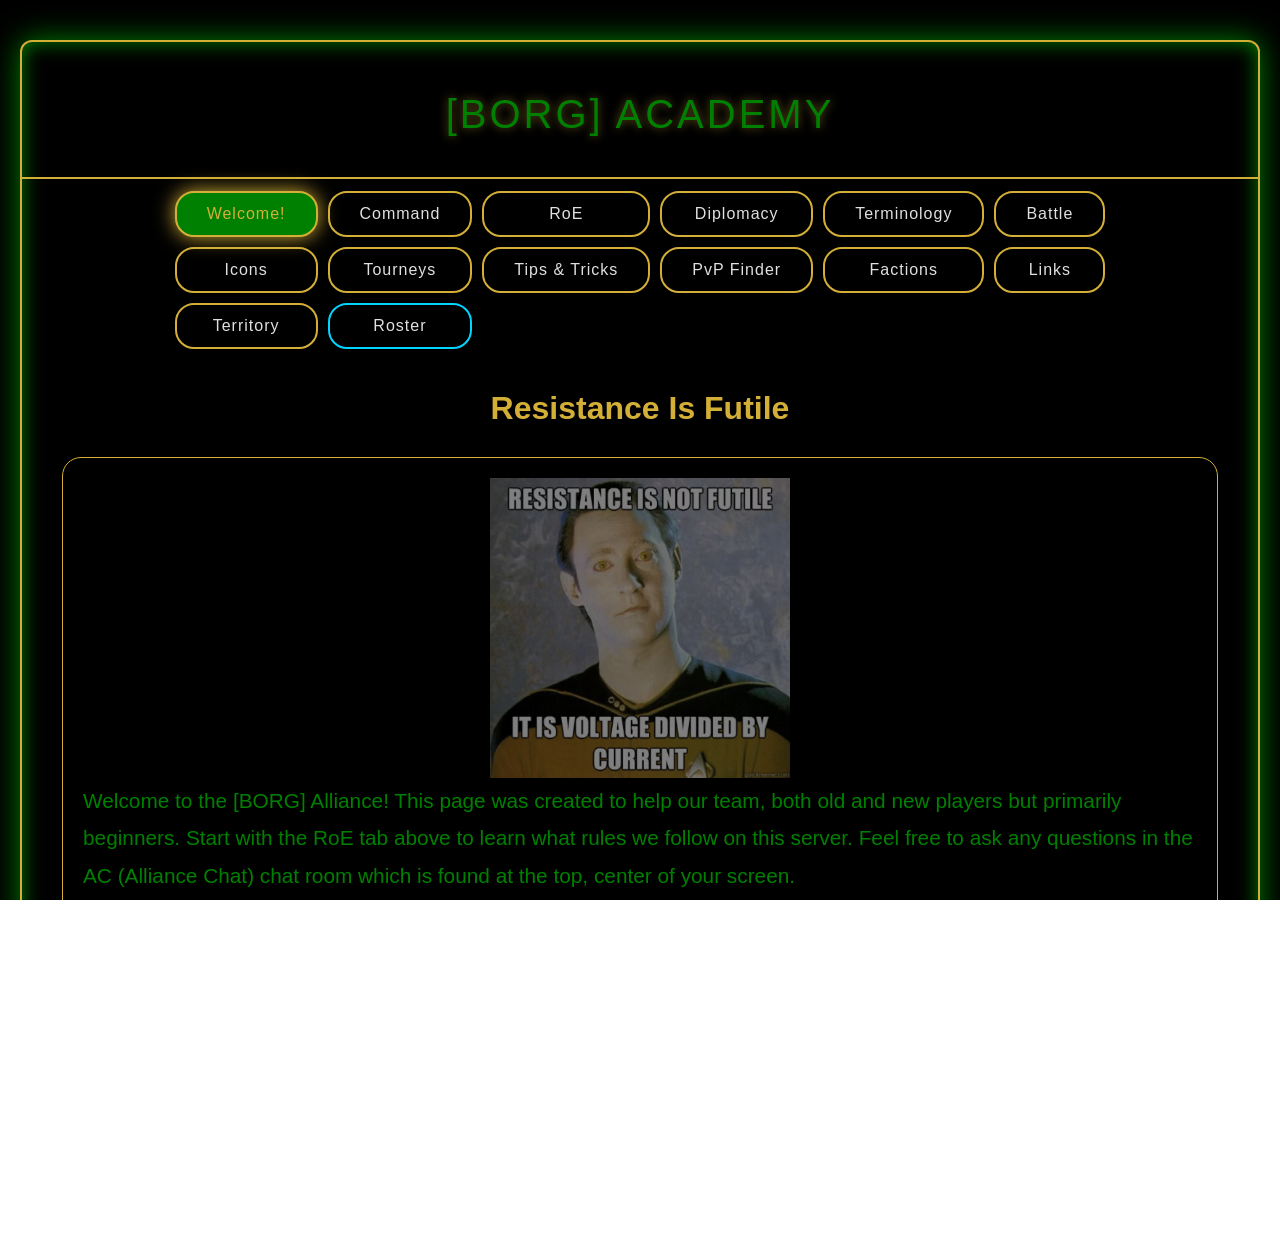
<file: index.html>
<!DOCTYPE html>
<html lang="en">

<head>
    <link rel="stylesheet" href="style.css">
    <link rel="stylesheet" href="rosterstyle.css">
    <script src="main.js" defer></script>

    <meta charset="UTF-8">
    <meta name="viewport" content="width=device-width, initial-scale=1.0">
    <title>BORG Academy</title>

    <!-- Open Graph / Facebook -->
    <meta property="og:type" content="website">
    <meta property="og:title" content="[BORG] Academy">
    <meta property="og:description" content="[BORG] Academy">
    <meta property="og:image" content="https://borg.support/images/og_image.jpg">
    <meta property="og:image:width" content="400">
    <meta property="og:image:height" content="308">
    <meta property="og:image:alt" content="[BORG] Academy">
    <meta property="og:url" content="https://borg.support">

    <!-- Twitter/Discord -->
    <meta name="twitter:card" content="summary">
    <meta name="twitter:title" content="[BORG] Academy">
    <meta name="twitter:description" content="[BORG] Academy">
    <meta name="twitter:image" content="https://borg.support/images/og_image.jpg">

    <!-- Apple Touch (iOS Home Screen) -->
    <link rel="apple-touch-icon" href="https://borg.support/images/apple-touch-icon.png">
    <meta name="apple-mobile-web-app-title" content="[BORG] Academy">

    <!-- Favicon (single .ico file) -->
    <link rel="icon" href="https://borg.support/images/favicon.ico">
    <link rel="shortcut icon" href="https://borg.support/images/favicon.ico">
    <link rel="apple-touch-icon-precomposed" href="https://borg.support/images/apple-touch-icon.png">
</head>

<body>
    <div class="container">
        <header class="header">
            <div class="header-center">
                <h1 style="color: green;">[BORG] ACADEMY</h1>
                <!-- <div class="marquee">
                    <span>
                        <img src="images/nanochip.png" alt="|" class="badge-sep"><img src="images/nanochip.png" alt="|"
                            class="badge-sep"><img src="images/nanochip.png" alt="|" class="badge-sep">
                        &nbsp;Game Maint. Feb. 18th @ 3am Eastern - Downtime 2h 30m - Golden Shields 8h | Tourneys
                            Also Return Feb. 18th - This should be interesting...&nbsp;
                        <img src="images/nanochip.png" alt="|" class="badge-sep"><img src="images/nanochip.png" alt="|"
                            class="badge-sep"><img src="images/nanochip.png" alt="|" class="badge-sep">&nbsp;
                    </span>
                </div> -->
            </div>
        </header>

        <div class="tabs-container">
            <a class="tab-button active" data-tab="welcome">Welcome!</a>
            <a href="#command" class="tab-button" data-tab="command">Command</a>
            <a href="#roe" class="tab-button" data-tab="roe">RoE</a>
            <a href="#diplo" class="tab-button" data-tab="diplo">Diplomacy</a>
            <a href="#terminology" class="tab-button" data-tab="terminology">Terminology</a>
            <a href="#battle" class="tab-button" data-tab="battle">Battle</a>
            <a href="#icons" class="tab-button" data-tab="icons">Icons</a>
            <a href="#tournaments" class="tab-button" data-tab="tournaments">Tourneys</a>
            <!-- <a href="#armadas" class="tab-button" data-tab="armadas">Armadas</a> -->
            <a href="#tips" class="tab-button" data-tab="tips">Tips & Tricks</a>
            <a href="pvpfinder" class="tab-button" data-tab="pvpfinder">PvP Finder</a>
            <a href="#factions" class="tab-button" data-tab="factions">Factions</a>
            <a href="#links" class="tab-button" data-tab="links">Links</a>
            <a href="#map" class="tab-button" data-tab="map">Territory</a>
            <a href="#roster" class="tab-button roster" data-tab="roster">Roster</a>
        </div>

        <div class="content">
            <!-- Welcome Tab -->
            <div class="tab-content active" id="welcome">
                <h1 class="roe-title">Resistance Is Futile</h1>
                <div class="content-section">
                    <div class="content-text">
                        <div style="text-align: center">
                            <img src="images/welcome.png"
                                alt="image of Data with text Resistance is not futile, it is voltage divided by current"
                                width="auto" height="300" style="filter: brightness(50%);"
                                onclick="openLightboxImg(this)">
                        </div>
                        <p style="color: green;">Welcome to the [BORG] Alliance! This page was created to
                            help our team, both old and new players but primarily beginners. Start with the RoE tab
                            above to learn what rules we follow on this server. Feel free to ask any questions in
                            the AC (Alliance Chat) chat room which is found at the top, center of your screen.
                        </p>
                        <br><br>
                        <p style="color: green;">We are a strong team and we try to help each other as much as
                            possible. However, please keep in mind that at the end of the day, this is a game and
                            IRL (In Real World) things come first. This means that your life outside of the game
                            takes priority and we all understand this. So, don't feel pressured or forced to
                            <i>have</i> to be on 24/7. If you can, that's awsome! But definately not required.
                            Have fun and LLAP!
                        </p>
                    </div>
                </div>
            </div>

            <!-- Command Tab -->
            <div class="tab-content" id="command">
                <h1 style="color: var(--accent-gold); text-align: center;">Chain of Command</h1>
                <div class="content-section">
                    <div class="content-image clickable" onclick="openLightbox(this)">
                        <img src="images/chaincommand.jpg" alt="tng command">
                    </div>

                    <div class="content-text">
                        <h3 class="rank-title" style="color: red;">Admiral:</h3>
                        <p class="rank-name" id="command-admiral"></p>
                        <br>
                        <h3 class="rank-title" style="color: gold;">Commodores:</h3>
                        <p class="rank-name" id="command-commodores"></p>
                        <br>
                        <h3 class="rank-title" style="color: rgb(30, 30, 221);">Premiers:</h3>
                        <p class="rank-name" id="command-premiers"></p>
                    </div>
                </div>
            </div>

            <!-- RoE Tab -->
            <div class="tab-content" id="roe">
                <h1 class="roe-title">717/BORG Rules of Engagement (RoE)</h1>
                <p class="roe-subtitle">Server-wide RoE Est. 09/19/2025. Amended 12/17/2025</p>

                <!-- Survey Ships -->
                <div class="content-section">
                    <div class="content-text">
                        <p>
                            <b>
                                <span class="heading-number" id="roe1">1.</span>
                                <span class="heading-text"> Survey Ships: Always protected while UPC. Exceptions:</span>
                            </b>
                        </p>
                        <ul
                            style="margin: 15px 0 0 20px; line-height: 2; text-align: left; display: inline-block; color: var(--accent-gold);">
                            <li>No protection in a system where the same alliance is raiding a base.</li>
                            <li>The survey ship is being used for attacking other ships or hostiles.</li>
                            <li>The survey ship is zero node and no other nodes are available in the system.
                                The attacker must immediately start mining the node just cleared.</li><br>
                        </ul>
                    </div>
                    <div class="content-image">
                        <img src="images/survey.png" alt="survey icon" onclick="openLightboxImg(this)">
                    </div>
                </div>

                <!-- Warships as Miners -->
                <div class="content-section">
                    <div class="content-text">
                        <p>
                            <b>
                                <span class="heading-number" id="roe2">2.</span>
                                <span class="heading-text"> Warships as Miners:</span>
                            </b>
                        </p>
                        <ul
                            style="margin: 15px 0 0 20px; line-height: 2; text-align: left; display: inline-block; color: var(--accent-gold);">
                            <li>Specialty warships are protected (e.g. Discovery, NSEA, Voyager) <u>only</u> when
                                actively
                                mining for their loop materials.</li><br>
                        </ul>
                    </div>
                    <div class="content-image battle-icons">
                        <img src="images/battleship.png" alt="battleship icon" onclick="openLightboxImg(this)">
                        <img src="images/explorer.png" alt="explorer icon" onclick="openLightboxImg(this)">
                        <img src="images/interceptor.png" alt="interceptor icon" onclick="openLightboxImg(this)">
                    </div>
                </div>

                <!-- Token Space -->
                <div class="content-section">
                    <div class="content-text">
                        <p>
                            <b>
                                <span class="heading-number" id="roe3">3.</span>
                                <span class="heading-text">Token Space: Any system requiring you to spend something to
                                    enter.</span>
                            </b>
                        </p>
                        <ul
                            style="margin: 15px 0 0 20px; line-height: 2; text-align: left; display: inline-block; color: var(--accent-gold);">
                            <li>Protected from attacks on any ship type. Any system requiring a special token
                                (e.g. Borg, Mirror) is protected.</li><br>
                        </ul>
                    </div>
                    <div class="content-image" style="display: flex; justify-content: flex-end; gap: 20px;">
                        <img src="images/token.png" alt="transwarp token icon" style="width: 35%; cursor: pointer;"
                            onclick="openLightboxImg(this)">
                        <img src="images/toll.png" alt="cost to travel box" style="width: 55%; cursor: pointer;"
                            onclick="openLightboxImg(this)">
                    </div>
                </div>

                <!-- Armadas -->
                <div class="content-section">
                    <div class="content-text">
                        <p>
                            <b>
                                <span class="heading-number" id="roe4">4.</span>
                                <span class="heading-text"> Armadas:</span>
                            </b>
                        </p>
                        <ul
                            style="margin: 15px 0 0 20px; line-height: 2; text-align: left; display: inline-block; color: var(--accent-gold);">
                            <li>Ships are protected when inside the armada circle except when using it as
                                protection after initiating an attack on another player.</li><br>
                        </ul>
                    </div>
                    <div class="content-image">
                        <img src="images/armada3.png" alt="armada icons" onclick="openLightboxImg(this)">
                    </div>
                </div>

                <!-- Alliance Owned Territory -->
                <div class="content-section">
                    <div class="content-text">
                        <p>
                            <b>
                                <span class="heading-number" id="roe5">5.</span>
                                <span class="heading-text">Alliance Owned Territory:</span>
                            </b>
                        </p>
                        <ul
                            style="margin: 15px 0 0 20px; line-height: 2; text-align: left; display: inline-block; color: var(--accent-gold);">
                            <li>Entering another alliance's territory provides no protection of any type.
                                Enter at your own risk.</li><br>
                        </ul><br>
                        <p>
                            <b>
                                <span class="heading-number" id="roe6">6.</span>
                                <span class="heading-text">Territory Capture or Defense:</span>
                            </b>
                        </p>
                        <ul
                            style="margin: 15px 0 0 20px; line-height: 2; text-align: left; display: inline-block; color: var(--accent-gold);">
                            <li>RoE does not apply in contested territories.</li><br>
                        </ul>
                    </div>
                    <div class="content-image">
                        <img src="images/territory.png" alt="territory icon" onclick="openLightboxImg(this)">
                    </div>
                </div>

                <!-- Warships -->
                <div class="content-section">
                    <div class="content-text">
                        <p>
                            <b>
                                <span class="heading-number" id="roe7">7.</span>
                                <span class="heading-text">Warships:</span>
                            </b>
                        </p>
                        <ul
                            style="margin: 15px 0 0 20px; line-height: 2; text-align: left; display: inline-block; color: var(--accent-gold);">
                            <li>Do not have any protections except as defined in 2 - 4 above.</li>
                        </ul>
                    </div>
                    <div class="content-image">
                        <img src="images/battleship.png" alt="battleship icon" onclick="openLightboxImg(this)">
                        <img src="images/explorer.png" alt="explorer icon" onclick="openLightboxImg(this)">
                        <img src="images/interceptor.png" alt="interceptor icon" onclick="openLightboxImg(this)">
                    </div>
                </div>

                <!-- UPC/OPC -->
                <div class="image-text-pair-content">
                    <div class="image-text-pair">
                        <h3 id="upc1">UPC = Under Protected Cargo</h3>
                        <div class="content-image-native">
                            <img src="images/roe01.png" alt="empty loot box upc example"
                                onclick="openLightboxImg(this)">
                        </div>

                        <h3 id="upc2">As long as this bar is gray, you are UPC</h3>
                        <div class="content-image-native">
                            <img src="images/upc.png" alt="under protected caro image"
                                style="height: 500px; width: auto;" onclick="openLightboxImg(this)">
                        </div>
                    </div>

                    <div class="image-text-pair">
                        <h3 id="opc1">OPC = Over Protected Cargo</h3>
                        <div class="content-image-native">
                            <img src="images/loot.png" alt="full loot box opc example" onclick="openLightboxImg(this)">
                        </div>

                        <h3 id="opc2">When the bar turns green, you are OPC</h3>
                        <div class="content-image-native">
                            <img src="images/opc.png" alt="over protected cargo image"
                                style="height: 500px; width: auto;" onclick="openLightboxImg(this)">
                        </div>
                    </div>
                </div>

                <h2 style="text-align: center; color: green;">Rule of Thumb: <u>If you are unsure whether to hit
                        someone,
                        stay within RoE</u>.
                </h2>
            </div>

            <!-- Diplomacy Tab -->
            <div class="tab-content" id="diplo">
                <h1 class="roe-title">Diplomacy</h1>
                <div class="content-section">
                    <div class="content-text" style="text-align: center;">
                        <div style="width: 100%; display: flex; justify-content: center; align-items: center;">
                            <img src="images/diplomacy.png" alt="diplomacy levels"
                                style="max-width: 100%; max-height: 80vh; width: auto; height: auto; display: block;"
                                onclick="openLightboxImg(this)">
                        </div>
                        <div class="content-text">
                            <p style="color: green;">
                                In the STFC realm, there is Diplomacy. What does that mean?:
                            </p>
                            <ul
                                style="margin: 15px 0 0 20px; line-height: 2; text-align: left; display: inline-block; color: var(--accent-gold);">
                                <li><i>the skill of managing international relations</i></li>
                                <li><i>the art of dealing with people in a sensitive and effective way</i></li>
                            </ul>
                            <br>
                            <br>
                            <p style="color: green; text-align: left;">But what does this mean in the game? It means
                                that we all have a general respect for the game and the players. This game does have a
                                <i>PvP</i> (Player vs Player) aspect and depending on other players' actions, sometimes
                                things can get a bit heated. This is why we have and follow <b>RoE</b>. Should there be
                                an issue, it needs to be brought up to a Commodore or the Admiral of the alliance. To be
                                sure you CYA (Cover Your Ass), always try to take screenshots before you take someone
                                out.
                                This greatly helps your Admiral and Commodores should another player (regardless of
                                their
                                title) come crying.
                            </p>
                            <br>
                            <br>
                            <p style="color: green; text-align: left;">Do accidents happen? Yes. Will the game glitch
                                and
                                actually cause you to hit someone even though you did not intend to hit them? Also yes.
                                Should
                                this happen, just send that player a DM explaining what happened and apologize (and take
                                a
                                screenshot of said message including any replies). That's really all you can do. On the
                                very
                                outside chance things get very heated and become personal, don't go all postal on them.
                                Take
                                screenshots and reach out to your Commodores or Admiral.
                            </p>
                            <br>
                            <p style="color: var(--accent-gold);">Rule of Thumb: <u>If you are unsure whether to hit
                                    someone,
                                    stay within RoE until you get clarification</u>.
                            </p>
                        </div>
                    </div>
                </div>
            </div>

            <!-- Terminology Tab -->
            <div class="tab-content" id="terminology">
                <h1 class="roe-title">OPC? UPC? ABC? 123? Huh?!</h1>
                <div class="content-section">
                    <div class="content-text">
                        <p style="color: green;">You will see and hear all kinds of terms and acronyms.
                            Below are some of the most common ones. Hover over (or tap) any
                            term to see its definition.
                        </p>

                        <div class="terminology-grid">
                            <span class="term-tooltip">ACC<span class="tooltip-text">Armada Control Center; opens @ OPS
                                    23</span></span>
                            <span class="term-tooltip">AFK<span class="tooltip-text">Away From Keyboard /
                                    device</span></span>
                            <span class="term-tooltip">ALB<span class="tooltip-text">Alliance Leaderboard (competitive
                                    leaderboard against other Alliances)</span></span>
                            <span class="term-tooltip">AMS<span class="tooltip-text">Alliance Milestone (noncompetitive
                                    with rewards at each milestone)</span></span>
                            <span class="term-tooltip">BB<span class="tooltip-text">Botany Bay; data miner</span></span>
                            <span class="term-tooltip">CarMada<span class="tooltip-text">Cardassian Armada</span></span>
                            <span class="term-tooltip">CMA<span class="tooltip-text">Common Mining
                                    Agreement</span></span>
                            <span class="term-tooltip">Dolphin<span class="tooltip-text">Moderate PTP player buys
                                    occasional packs</span></span>
                            <span class="term-tooltip">DS<span class="tooltip-text">Deep space; opens @ level 38
                                    ops</span></span>
                            <span class="term-tooltip">FED<span class="tooltip-text">Federation</span></span>
                            <span class="term-tooltip">FKR<span class="tooltip-text">Federation, Klingon,
                                    Romulan</span></span>
                            <span class="term-tooltip">FTP<span class="tooltip-text">Free to play; player never/hardly
                                    ever spends on in game purchases</span></span>
                            <span class="term-tooltip">KLN<span class="tooltip-text">Klingon</span></span>
                            <span class="term-tooltip">KOS<span class="tooltip-text">Kill On Sight</span></span>
                            <span class="term-tooltip">Mada<span class="tooltip-text">Short for Armada</span></span>
                            <span class="term-tooltip">Mats<span class="tooltip-text">Materials; parsteel, dilithium,
                                    tritanium</span></span>
                            <span class="term-tooltip">NAP<span class="tooltip-text">Non-Aggression Pact</span></span>
                            <span class="term-tooltip">Node<span class="tooltip-text">What you mine resources
                                    from</span></span>
                            <span class="term-tooltip">NS<span class="tooltip-text">North Star</span></span>
                            <span class="term-tooltip">Ops<span class="tooltip-text">Operations Building</span></span>
                            <span class="term-tooltip">OPC / OPL<span class="tooltip-text">Over Protected Cargo /
                                    Limit</span></span>
                            <span class="term-tooltip">PC / PL<span class="tooltip-text">Protected cargo / limit; your
                                    hold is divided into 2 parts the Lower
                                    level is "Protected Cargo" when you exceed this limit you're open to attack but
                                    retain everything below it</span></span>
                            <span class="term-tooltip">PTP<span class="tooltip-text">Pay to play; player spends RL $$ on
                                    in game purchases</span></span>
                            <span class="term-tooltip">PVE<span class="tooltip-text">Player Vs Environment combat;
                                    hostile farming / rep grinding</span></span>
                            <span class="term-tooltip">PVP<span class="tooltip-text">Player Vs Player
                                    combat</span></span>
                            <span class="term-tooltip">RoE<span class="tooltip-text">Rules Of Engagement</span></span>
                            <span class="term-tooltip">ROM<span class="tooltip-text">Romulan</span></span>
                            <span class="term-tooltip">RSS<span class="tooltip-text">Resources; crystal, ore &
                                    gas</span></span>
                            <span class="term-tooltip">S717<span class="tooltip-text">Server 717 Silver Blood; this
                                    server we all call home</span></span>
                            <span class="term-tooltip">SLB<span class="tooltip-text">Solo Leaderboard (competitive
                                    leaderboard against other players)</span></span>
                            <span class="term-tooltip">SMS<span class="tooltip-text">Solo Milestone (noncompetitive with
                                    rewards at every milestone)</span></span>
                            <span class="term-tooltip">SOP<span class="tooltip-text">Standard Operating
                                    Procedure</span></span>
                            <span class="term-tooltip">SS<span class="tooltip-text">Screen shot; used to prove OPC and
                                    other contentious ROE issues</span></span>
                            <span class="term-tooltip">TC/TD<span class="tooltip-text">Territory Capture/Territory
                                    Defend; open to travel @ warp 20. Can refine ISO
                                    @ refinery level 25 (Capture - taking territory for first time or from another
                                    alliance, Defend - protecting ownership of already taken territory)</span></span>
                            <span class="term-tooltip">UPC<span class="tooltip-text">Under Protected Cargo; protected
                                    under ROE</span></span>
                            <span class="term-tooltip">Warships<span class="tooltip-text">All non-survey ships
                                    (battleships, interceptors, explorers)</span></span>
                            <span class="term-tooltip">Zero Mine / Node<span class="tooltip-text">A mining node that is
                                    depleted to zero resources</span></span>
                        </div>
                    </div>
                </div>
            </div>

            <!-- modal for mobile -->
            <div id="termModal" class="term-modal">
                <div class="modal-content">
                    <button class="modal-close">&times;</button>
                    <h3 id="modalTitle"></h3>
                    <p id="modalDefinition"></p>
                </div>
            </div>

            <!-- Battle Tab -->
            <div class="tab-content" id="battle">
                <h1 class="roe-title">Warships</h1>
                <div class="content-section">
                    <div class="content-image clickable" onclick="openLightbox(this)">
                        <img src="images/battle_triangle.png" alt="stfc battle triangle">
                    </div>
                    <div class="content-text">
                        <h2 id="ship-archy">Warships Hierarchy</h2>
                        <p style="color: green;">
                            The battle triangle shows you which ships are best for fighting which ships.
                            Is this written in stone? No. Virtually any ship that is strong enough and has
                            a good enough crew can take on just about any other ship. Just about. Not all.
                        </p>
                        <br>
                    </div>
                </div>

                <!-- Battleships -->
                <div class="content-section">
                    <div class="content-image">
                        <div class="ship-stack">
                            <img src="images/battle01.png" alt="battleship logo" class="shipimgages"
                                style="width: 45% !important; height: auto !important; max-width: 45% !important;"
                                onclick="openLightboxImg(this)">
                            <img src="images/battle02.png" alt="battleship triangle" class="shipimgages"
                                style="width: 30% !important; height: auto !important; max-width: 30% !important;"
                                onclick="openLightboxImg(this)">
                        </div>
                    </div>
                    <div class="content-text">
                        <h2 id="bttl-ship">Battleships</h2>
                        <p style="color: green;">
                            These majestic ships come with immense firepower forming the backbone
                            of every noble fleet. Only Interceptors manage to effectively penetrate
                            their thick hulls.
                        </p>
                    </div>
                </div>

                <!-- Explorers -->
                <div class="content-section">
                    <div class="content-image">
                        <div class="ship-stack">
                            <img src="images/explorer01.png" alt="explorer logo" class="shipimgages"
                                style="width: 35% !important; height: auto !important; max-width: 35% !important;"
                                onclick="openLightboxImg(this)">
                            <img src="images/explorer02.png" alt="explorer triangle" class="shipimgages"
                                style="width: 30% !important; height: auto !important; max-width: 30% !important;"
                                onclick="openLightboxImg(this)">
                        </div>
                    </div>
                    <div class="content-text">
                        <h2 id="exp-ship">Explorers</h2>
                        <p style="color: green;">
                            The pathfinders of the galaxy with the strongest Warp Engines,
                            Explorers should not be underestimated in combat either. Agile
                            weapon tracking systems and high energy shields are only outmatched
                            by Battleships.
                        </p>
                    </div>
                </div>

                <!-- Interceptors -->
                <div class="content-section">
                    <div class="content-image">
                        <div class="ship-stack">
                            <img src="images/interceptor01.png" alt="interceptor logo" class="shipimgages"
                                style="width: 35% !important; height: auto !important; max-width: 35% !important;"
                                onclick="openLightboxImg(this)">
                            <img src="images/interceptor02.png" alt="interceptor triangle" class="shipimgages"
                                style="width: 30% !important; height: auto !important; max-width: 30% !important;"
                                onclick="openLightboxImg(this)">
                        </div>
                    </div>
                    <div class="content-text">
                        <h2 id="int-ship">Interceptors</h2>
                        <p style="color: green;">
                            Lightning fast fighter vessels steered by only the most skilled pilots. Equipped with
                            high impact weapons and effective impulse engines, Interceptors only have to watch out
                            for Explorers.
                        </p>
                    </div>
                </div>
            </div>

            <!-- Icons Tab -->
            <div class="tab-content" id="icons">
                <h1 class="roe-title">Game Icons</h1>
                <!-- Parsteel -->
                <div class="content-section">
                    <div class="content-image clickable" onclick="openLightbox(this)">
                        <img src="images/parsteel.png" alt="parsteel icon"
                            style="width: 75% !important; height: auto !important;">
                    </div>
                    <div class="content-text">
                        <h2 id="par-resource" style="text-align: left;">Parsteel</h2>
                        <p style="color: green;">
                            Parsteel is used for many things in the game:
                        </p>
                        <br>
                        <li><span style="color: var(--accent-gold)">used to build and level up buildings on your
                                base</span></li><br>
                        <li><span style="color: var(--accent-gold)">repairing ships</span></li><br>
                        <li><span style="color: var(--accent-gold)">research</span></li><br>
                        <li><span style="color: var(--accent-gold)">alliance contributions</span></li><br>
                        <li><span style="color: var(--accent-gold)">ship upgrades</span></li>
                    </div>
                </div>

                <!-- Tritanium -->
                <div class="content-section">
                    <div class="content-image clickable" onclick="openLightbox(this)">
                        <img src="images/tritanium.png" alt="tritanium icon"
                            style="width: 75% !important; height: auto !important;">
                    </div>
                    <div class="content-text">
                        <h2 id="tri-resource" style="text-align: left;">Tritanium</h2>
                        <p style="color: green;">
                            Tritanium is also used for many things in the game:
                        </p>
                        <br>
                        <li><span style="color: var(--accent-gold)">upgrading buildings on your base</span></li><br>
                        <li><span style="color: var(--accent-gold)">upgrading ships and ship components</span></li><br>
                        <li><span style="color: var(--accent-gold)">research</span></li><br>
                    </div>
                </div>

                <!-- Dilithium -->
                <div class="content-section">
                    <div class="content-image clickable" onclick="openLightbox(this)">
                        <img src="images/dilithium.png" alt="dilithium icon"
                            style="width: 75% !important; height: auto !important;">
                    </div>
                    <div class="content-text">
                        <h2 id="dil-resource" style="text-align: left;">Dilithium</h2>
                        <p style="color: green;">
                            Dilithium is also used for many things in the game:
                        </p>
                        <br>
                        <li><span style="color: var(--accent-gold)">buy high-level space/ground equipment, reputation
                                gear, and some ships</span></li><br>
                        <li><span style="color: var(--accent-gold)">donate to build/upgrade your fleet's</span> <span
                                style="color: var(--accent-teal)">Starbase</span></li><br>
                        <li><span style="color: var(--accent-gold)">speed up <span
                                    style="color: var(--accent-teal)">R&D</span> projects and upgrade equipment
                                rarity/marks</span></li><br>
                        <li><span style="color: var(--accent-gold)">trade for other premium currency (<span
                                    style="color: var(--accent-teal)">ZEN</span>) on the <span
                                    style="color: var(--accent-teal)">Dilithium Exchange</span></li>
                    </div>
                </div>

                <!-- Raw Crystal -->
                <div class="content-section">
                    <div class="content-image clickable" onclick="openLightbox(this)">
                        <img src="images/rawcrystal.png" alt="raw crystal icon"
                            style="width: 75% !important; height: auto !important;">
                    </div>
                    <div class="content-text">
                        <h2 id="cry-resource" style="text-align: left;">Raw Crystal</h2>
                        <p style="color: green;">
                            Raw Crystal is used in the Refinery to produce other forms of
                            Crystal: <span style="color: var(--accent-teal)">Common</span>, <span
                                style="color: var(--accent-teal)">Uncommon</span>, <span
                                style="color: var(--accent-teal)">Rare</span>, and <span
                                style="color: var(--accent-teal)">Epic</span>.
                        </p>
                        <br>
                        <li><span style="color: var(--accent-gold)">upgrading ships</span></li><br>
                        <li><span style="color: var(--accent-gold)">upgrading buildings in your base</span></li><br>
                        <li><span style="color: var(--accent-gold)">unlock crucial research, especially for some <span
                                    style="color: var(--accent-teal)">KLN</span> aligned ships</span></li><br>
                    </div>
                </div>

                <!-- Raw Gas -->
                <div class="content-section">
                    <div class="content-image clickable" onclick="openLightbox(this)">
                        <img src="images/rawgas.png" alt="raw gas icon"
                            style="width: 75% !important; height: auto !important;">
                    </div>
                    <div class="content-text">
                        <h2 id="gas-resource" style="text-align: left;">Raw Gas</h2>
                        <p style="color: green;">
                            Raw Gas is also used in the Refinery to produce other forms of
                            Gas: <span style="color: var(--accent-teal)">Common</span>, <span
                                style="color: var(--accent-teal)">Uncommon</span>, <span
                                style="color: var(--accent-teal)">Rare</span>, and <span
                                style="color: var(--accent-teal)">Epic</span>.
                        </p>
                        <br>
                        <li><span style="color: var(--accent-gold)">upgrading ships, especially <span
                                    style="color: var(--accent-teal)">Explorer</span>-class ships</span></li><br>
                        <li><span style="color: var(--accent-gold)">upgrading buildings in your base</span></li><br>
                        <li><span style="color: var(--accent-gold)">used in <span
                                    style="color: var(--accent-teal)">R&D</span> for various technologies</span></li>
                        <br>
                    </div>
                </div>

                <!-- Ore -->
                <div class="content-section">
                    <div class="content-image clickable" onclick="openLightbox(this)">
                        <img src="images/rawore.png" alt="raw ore icon"
                            style="width: 75% !important; height: auto !important;">
                    </div>
                    <div class="content-text">
                        <h2 id="ore-resource" style="text-align: left;">Raw Ore</h2>
                        <p style="color: green;">
                            Raw Ore is also used in the Refinery to produce other forms
                            of Ore: <span style="color: var(--accent-teal)">Common</span>, <span
                                style="color: var(--accent-teal)">Uncommon</span>, <span
                                style="color: var(--accent-teal)">Rare</span>, and <span
                                style="color: var(--accent-teal)">Epic</span>.
                        </p>
                        <br>
                        <li><span style="color: var(--accent-gold)">upgrading ships, especially Battleships and other
                                speciality ships like the Vi'Dar</span></li><br>
                        <li><span style="color: var(--accent-gold)">upgrading buildings in your base</span></li><br>
                        <li><span style="color: var(--accent-gold)">used in <span
                                    style="color: var(--accent-teal)">R&D</span> in the <span
                                    style="color: var(--accent-teal)">Station</span> and <span
                                    style="color: var(--accent-teal)">Galaxy</span> trees, which provide permanent buffs
                                such as increased mining rates and reduced building costs</li><br>
                    </div>
                </div>

                <!-- Corrupted/Decoded Data -->
                <div class="content-section">
                    <div class="image-text-pair-content">
                        <div class="image-text-pair">
                            <h3>Corrupted</h3>
                            <div class="content-image-native">
                                <img src="images/corrupteddata.png" alt="corrupted data icon"
                                    onclick="openLightboxImg(this)"
                                    style="width: 65% !important; height: auto !important;">
                            </div>

                            <h3>Decoded</h3>
                            <div class="content-image-native">
                                <img src="images/decodeddata.png" alt="decoded data icon"
                                    onclick="openLightboxImg(this)"
                                    style="width: 65% !important; height: auto !important;">
                            </div>
                        </div>
                    </div>
                    <div class="content-text" style="margin-left: 13.5%;">
                        <h2 id="cor-dec-data" style="text-align: left;">Corrupted/Decoded Data</h2>
                        <p style="color: green;">
                            The <span style="color: var(--accent-teal)">Botany Bay</span> is the <span
                                style="color: var(--accent-teal)">Augment Space</span> Mining/Survey Ship best for
                            mining
                            <span style="color: var(--accent-teal)">Corrupted</span> and <span
                                style="color: var(--accent-teal)">Encoded Data</span>. You are then able to convert this
                            Data Resource
                            to <span style="color: var(--accent-teal)">Augment Credits</span> for items in the <span
                                style="color: var(--accent-teal)">Augment Faction Store</span>:
                        </p>
                        <br>
                        <ul style="margin: 15px 0 0 20px; line-height: 3; text-align: left; font-size: 1.0em;">
                            <li><span style="color: var(--accent-gold)">Augment Reputation: <span
                                        style="color: green;">points used to increase your <span
                                            style="color: var(--accent-teal)">Augment Faction Rep</span></span></span>
                            </li>
                            <li><span style="color: var(--accent-gold)">Augment Officer Shards: <span
                                        style="color: green;">used to level up <span
                                            style="color: var(--accent-teal)">Augment Officers</span></span></span></li>
                            <li><span style="color: var(--accent-gold)">Recruitment Packs: <span
                                        style="color: green;">these contain all kinds of <span
                                            style="color: var(--accent-teal)">Augment</span> goodies</span></span></li>
                            <li><span style="color: var(--accent-gold)">Common Plutonium: <span
                                        style="color: green;">available after <span
                                            style="color: var(--accent-teal)">lvl 20</span></span></span></li>
                            <li><span style="color: var(--accent-gold)">Uncommon Plutonium: <span
                                        style="color: green;">available after <span
                                            style="color: var(--accent-teal)">lvl 24</span></span></span></li>
                            <li><span style="color: var(--accent-gold)">Rare Plutonium: <span
                                        style="color: green;">available after <span
                                            style="color: var(--accent-teal)">lvl 30</span>, which is needed to upgrade
                                        the <span style="color: var(--accent-teal)">Botany Bay</span></span></span></li>
                        </ul>
                    </div>
                </div>

                <!-- Mycelium -->
                <div class="content-section">
                    <div class="content-image clickable" onclick="openLightbox(this)">
                        <img src="images/mycelium.png" alt="image of mycelium spores">
                    </div>
                    <div class="content-text" style="margin-left: 16.7%;">
                        <h2 id="mycel-resource" style="text-align: left;">Mycelium Spores</h2>
                        <p style="color: green">
                            Mycelium Spores are a key resource for the <span style="color: var(--accent-teal)">USS
                                Discovery's</span> unique
                            <span style="color: var(--accent-teal)">Spore Drive</span>, allowing it to perform
                            instantaneous "Black Alert" jumps
                            across the galaxy. Players mine and/or hunt for these fungal spores, process them in the
                            <span style="color: var(--accent-teal)">Discovery's Refinery</span>
                            into <span style="color: var(--accent-teal)">Cultivated Mycelium</span>, and use them to
                            power the ship's special warp ability and to
                            upgrade the vessel, tying into the lore from <i>Star Trek: Discovery</i>.
                            <br>
                            <br>
                            Essentially, Mycelium Spores are the fuel and currency for the <span
                                style="color: var(--accent-teal)">USS Discovery's</span> unique
                            gameplay mechanics, bridging the in-game resource system with the show's core sci-fi
                            concept.
                            <br>
                            <br>
                            Mycelium Spores can be mined from the following systems (sorted by Warp):
                        </p>
                        <br>
                        <ul style="margin: 15px 0 0 20px; line-height: 3; text-align: left; font-size: 1.0em;">
                            <li><span style="color: var(--accent-gold)">Babishta (23)</span> - <span
                                    style="color: var(--accent-teal)">Warp: 17</span></li>
                            <li><span style="color: var(--accent-gold)">Amagi (23)</span> - <span
                                    style="color: var(--accent-teal)">Warp: 20</span></li>
                            <li><span style="color: var(--accent-gold)">Arcadion (23)</span> - <span
                                    style="color: var(--accent-teal)">Warp: 20</span></li>
                            <li><span style="color: var(--accent-gold)">Esteria (23)</span> - <span
                                    style="color: var(--accent-teal)">Warp: 20</span></li>
                            <li><span style="color: var(--accent-gold)">Izanami (23)</span> - <span
                                    style="color: var(--accent-teal)">Warp: 20</span></li>
                            <li><span style="color: var(--accent-gold)">Jizo (23)</span> - <span
                                    style="color: var(--accent-teal)">Warp: 20</span></li>
                            <li><span style="color: var(--accent-gold)">Netron Alpha (23)</span> - <span
                                    style="color: var(--accent-teal)">Warp: 20</span></li>
                            <li><span style="color: var(--accent-gold)">Netron Omega (23)</span> - <span
                                    style="color: var(--accent-teal)">Warp: 20</span></li>
                            <li><span style="color: var(--accent-gold)">Salara (23)</span> - <span
                                    style="color: var(--accent-teal)">Warp: 20</span></li>
                            <li><span style="color: var(--accent-gold)">Tenzen-1029 (23)</span> - <span
                                    style="color: var(--accent-teal)">Warp: 20</span></li>
                            <li><span style="color: var(--accent-gold)">Cada-X (28)</span> - <span
                                    style="color: var(--accent-teal)">Warp: 25</span></li>
                            <li><span style="color: var(--accent-gold)">Dis (28)</span> - <span
                                    style="color: var(--accent-teal)">Warp: 25</span></li>
                            <li><span style="color: var(--accent-gold)">Nalomas (28)</span> - <span
                                    style="color: var(--accent-teal)">Warp: 25</span></li>
                            <li><span style="color: var(--accent-gold)">Risette (28)</span> - <span
                                    style="color: var(--accent-teal)">Warp: 25</span></li>
                            <li><span style="color: var(--accent-gold)">Sae (28)</span> - <span
                                    style="color: var(--accent-teal)">Warp: 25</span></li>
                    </div>
                </div>

                <!-- Latinum -->
                <div class="content-section">
                    <div class="image-text-pair-content">
                        <div class="image-text-pair">
                            <h3>Raw Latty</h3>
                            <div class="content-image-native">
                                <img src="images/rawlatty.png" alt="image of raw latinum"
                                    onclick="openLightboxImg(this)">
                            </div>

                            <h3>Concentrated Latty</h3>
                            <div class="content-image-native">
                                <img src="images/conlatty.png" alt="image of concentrated latinum"
                                    onclick="openLightboxImg(this)">
                            </div>
                        </div>
                    </div>
                    <div class="content-text" style="margin-left: 14%;">
                        <h2 id="latty-resource" style="text-align: left;">Latinum</h2>
                        <p style="color: green;">
                            Raw Latinum is mined and refined into <span style="color: var(--accent-teal)">Concentrated
                                Latinum</span>,
                            which is then used for late-game progression, primarily to acquire <span
                                style="color: var(--accent-teal)">Forbidden Tech</span>
                            (like <span style="color: var(--accent-teal)">Ferengi Whip</span> components) and related
                            upgrade materials, unlocking powerful ship modules,
                            and as a key resource for the advanced <span style="color: var(--accent-teal)">D'Vor</span>
                            mining ship's progression and tasks within
                            the <span style="color: var(--accent-teal)">Ferengi Faction</span>, often alongside other
                            rare resources.
                        </p>
                        <br>
                        <br>
                        <h3 style="text-align: left; color: green"><u>Raw Latty</u></h3>
                        <ul style="margin: 15px 0 0 20px; line-height: 3; text-align: left; font-size: 1.0em;">
                            <li><span style="color: var(--accent-gold)">basic resource found in specific systems,
                                    particularly in the <span style="color: var(--accent-teal)">Neutral Zone</span>,
                                    <span style="color: var(--accent-teal)">Faction Zones</span>, and <span
                                        style="color: var(--accent-teal)">Borg Space</span></li>
                            <li><span style="color: var(--accent-gold)">mined using ships like the <span
                                        style="color: var(--accent-teal)">D'Vor</span> (Ferengi) in Latinum nodes</span>
                            </li>
                            <li><span style="color: var(--accent-gold)">used in the refinery</span></li>
                        </ul>
                        <br>
                        <br>
                        <h3 style="text-align: left; color: green"><u>Concentrated Latty</u></h3>
                        <ul style="margin: 15px 0 0 20px; line-height: 3; text-align: left; font-size: 1.0em;">
                            <li><span style="color: var(--accent-gold)">refined from</span> <span
                                    style="color: var(--accent-teal)">Raw Latinum</span> <span
                                    style="color: var(--accent-gold)">in your base's refinery</span></li>
                            <li><span style="color: var(--accent-gold)">crafting fragments and upgrading</span> <span
                                    style="color: var(--accent-teal)">Forbidden Tech</span> <span
                                    style="color: var(--accent-gold)">modules, a major endgame goal</span></li>
                            <li><span style="color: var(--accent-gold)">essential for tasks related to the
                                    Ferengi</span> <span style="color: var(--accent-teal)">D'Vor</span> <span
                                    style="color: var(--accent-gold)">mining ship's progression</span></li>
                            <li><span style="color: var(--accent-gold)">used to create catalysts for specific ship
                                    components</span> <span style="color: var(--accent-gold)">(like</span> <span
                                    style="color: var(--accent-teal)">S31 Torpedo Pods</span>)</li>
                            <li><span style="color: var(--accent-gold)">can be converted into various shards and
                                    materials needed for high-level progression</span></li>
                        </ul>
                    </div>
                </div>

                <!-- Isogen -->
                <div class="content-section">
                    <div class="content-image clickable" onclick="openLightbox(this)">
                        <img src="images/isogen.png" alt="image of isogen">
                    </div>
                    <div class="content-text" style="margin-left: 16.5%;">
                        <h2 id="iso-resource" style="text-align: left;">Isogen</h2>
                        <div class="content-text">
                            <p style="color: green">
                                Isogen is crucial for <span style="color: var(--accent-teal)">Alliance Territory
                                    Capture</span>, used to mine and refine into key
                                components like <span style="color: var(--accent-teal)">Progenitor Alloy</span> and
                                <span style="color: var(--accent-teal)">Iso-Emulsion</span>,
                                and ultimately to join takeovers and activate services in the <span
                                    style="color: var(--accent-teal)">Origin Sector</span>, with higher tiers
                                unlocking in captured zones. It's a primary resource for <span
                                    style="color: var(--accent-teal)">Alliance</span> progression, differentiating
                                alliances in controlling territory and accessing advanced features.
                            </p>
                        </div>
                    </div>
                </div>

                <!-- Trellium -->
                <div class="content-section">
                    <div class="image-text-pair-content">
                        <div class="image-text-pair">
                            <h3>Trellium-A</h3>
                            <div class="content-image-native">
                                <img src="images/trellium_a.png" alt="image of trellium a"
                                    onclick="openLightboxImg(this)">
                            </div>

                            <h3>Trellium-D</h3>
                            <div class="content-image-native">
                                <img src="images/trellium_d.png" alt="image of trellium d"
                                    onclick="openLightboxImg(this)">
                            </div>
                        </div>
                    </div>
                    <div class="content-text" style="margin-left: 14%;">
                        <h2 id="trell-resource" style="text-align: left;">Trellium A & D</h2>
                        <p style="color: green;">
                            Trellium-A and Trellium-D are valuable minerals from the <span
                                style="color: var(--accent-teal)">Mirror Universe</span>, mined from systems
                            or dropped by hostiles; they're refined into <span style="color: var(--accent-teal)">Liquid
                                Trellium-D</span>, essential for upgrading
                            <span style="color: var(--accent-teal)">Mirror Universe Officers</span> (like <span
                                style="color: var(--accent-teal)">Mirror Picard</span>, <span
                                style="color: var(--accent-teal)">Data</span>) and purchasing unique items like <span
                                style="color: var(--accent-teal)">Mirror Dust</span>,
                            <span style="color: var(--accent-teal)">Rift Keys</span>, and <span
                                style="color: var(--accent-teal)">Holodeck</span> materials in the <span
                                style="color: var(--accent-teal)">Mirror Universe Store</span>. Trellium-D is especially
                            important for ship upgrades, while raw Trellium-A and Trellium-D are refined into liquid
                            forms for
                            these specific uses.
                        </p>
                        <ul style="margin: 15px 0 0 20px; line-height: 3; text-align: left; font-size: 1.0em;">
                            <li><span style="color: var(--accent-gold)">Officer Upgrades</span>: <span
                                    style="color: green">Liquid Trellium-D is crucial for leveling up your <span
                                        style="color: var(--accent-teal)">Mirror Universe Officers</span></li>
                            <li><span style="color: var(--accent-gold)">Store Purchases<span>: <span
                                            style="color: green">Used to buy special items in the <span
                                                style="color: var(--accent-teal)">Mirror Universe Store</span>,
                                            including <span style="color: var(--accent-teal)">Mirror Dust</span> (for
                                            research),
                                            <span style="color: var(--accent-teao)">Rift Keys</span> <span
                                                style="color: green">(to access deeper <span
                                                    style="color: var(--accent-teal)">Mirror Universe</span> areas),
                                                <span style="color: var(--accent-teal)">NX-01 Officer</span> shards &
                                                <span style="color: var(--accent-teal)">Holodeck</span> materials</li>
                            <li><span style="color: var(--accent-gold)">Ship Components</span>: <span
                                    style="color: green">Related forms like <span
                                        style="color: var(--accent-teal)">Omega Trellium</span> are used to upgrade
                                    ships like the <span style="color: var(--accent-teal)">NSEA Protector</span></li>
                        </ul>
                    </div>
                </div>

                <!-- Σ Materials -->
                <div class="content-section">
                    <div class="image-text-pair-content">
                        <div class="image-text-pair">
                            <h3>Σ-Dilithium</h3>
                            <div class="content-image-native">
                                <img src="images/e_dilithium.png" alt="image of Σ-Dilithium"
                                    onclick="openLightboxImg(this)">
                            </div>

                            <h3>Σ-Parsteel</h3>
                            <div class="content-image-native">
                                <img src="images/e_parsteel.png" alt="image of Σ-Parsteel"
                                    onclick="openLightboxImg(this)">
                            </div>

                            <h3>Σ-Tritanium</h3>
                            <div class="content-image-native">
                                <img src="images/e_tritanium.png" alt="image of Σ-Tritanium"
                                    onclick="openLightboxImg(this)">
                            </div>
                        </div>
                    </div>

                    <div class="content-text" style="margin-left: 14%;">
                        <h2 id="sig-dil" style="text-align: left;">Σ-Dilithium</h2>
                        <p style="color: green;">
                            Sigma Dilithium (<span style="color: var(--accent-teal)">Σ-Dilithium</span>) is a
                            high-grade, end-game resource (<span style="color: var(--accent-teal)">Grade 6</span>) used
                            primarily for upgrading powerful ships,
                            buildings, and research, especially as players progress to higher levels (<span
                                style="color: var(--accent-teal)">61+</span>) and need to refine raw materials or raid
                            higher-level hostiles for these advanced materials. It's <u>crucial</u> for advanced
                            progression, acting as a bottleneck resource,
                            much like regular <span style="color: var(--accent-teal)">Dilithium</span> is for early
                            game, but for top-tier content.
                        </p>
                        <br>
                        <br>
                        <h2 id="sig-par" style="text-align: left;">Σ-Parsteel</h2>
                        <p style="color: green;">
                            Sigma Parsteel (<span style="color: var(--accent-teal)">Σ-Parsteel</span>) is a crucial
                            <span style="color: var(--accent-teal)">G6</span> resource needed for high-level activities,
                            primarily upgrading ships, Stations, equipment, and acquired through <span
                                style="color: var(--accent-teal)">G6</span> generators, raiding, or refining it from raw
                            resources using specialiazed <span style="color: var(--accent-teal)">G6</span> refineries,
                            and requiring <span style="color: var(--accent-teal)">G6</span> survey ships to mine it.
                        </p>
                        <br>
                        <br>
                        <h2 id="sig-tri" style="text-align: left;">Σ-Tritanium</h2>
                        <p style="color: green;">
                            Sigma Tritanium (<span style="color: var(--accent-teal)">Σ-Tritanium</span>) is a
                            high-level, <span style="color: var(--accent-teal)">G6</span> resource essential for
                            advanced
                            ship upgrades, crafting, and technology, replacing standard <span
                                style="color: var(--accent-teal)">Tritanium</span> as players progress into <span
                                style="color: var(--accent-teal)">G6</span> content,
                            obtainable through <span style="color: var(--accent-teal)">G6</span> generators, refining
                            raw <span style="color: var(--accent-teal)">Sigma</span> resources, and raiding high-level
                            systems.
                            It's a crucial material for leveling up <span style="color: var(--accent-teal)">G6</span>
                            ships, unlocking new faction tech, and completing endgame activities, often refined from
                            standard materials or
                            obtained via specific artifacts like <span style="color: var(--accent-teal)">Pike's
                                Sextant</span>.
                        </p>
                    </div>
                </div>
            </div>

            <!-- Tournaments Tab -->
            <div class="tab-content" id="tournaments">
                <h1 style="color: var(--accent-gold); text-align: center;">Alliance Tournaments!</h1>
                <div class="content-section">
                    <div class="content-image clickable" onclick="openLightbox(this)">
                        <img src="images/tournaments.png" alt="tng command">
                    </div>
                    <div class="content-text">
                        <p style="color: green" ;>The Tournament consists of completing tasks and the point reward
                            goes
                            to the alliance's total to score vs other alliances from many servers. The top 35% of
                            alliances
                            are promoted to next league. The bottom 35% are relegated to previous league. The
                            alliance store
                            will remain open for 2 days after the end of the tournament.
                        </p><br>
                        <p style="color: var(--accent-gold)"><b>Tasks:</b></p>
                        <ul
                            style="margin: 15px 0 0 20px; line-height: 2; text-align: left; display: inline-block; color: green;">
                            <li>complete a maximum of 3 per day. Any unfinished tasks at the end of tournament day
                                are failed
                                and your max is reset to 0/3</li>
                            <li>you can only have 1 active task at a time. Taking a task, not finishing, and taking
                                another
                                will fail the first task.</li>
                            <li>the task pool is common to entire alliance; refreshing or taking a task prevents
                                others
                                from taking it.</li>
                            <li>the armada tasks come in multiple versions:<br>
                                --<b><i><span style="color: var(--accent-gold);">Defeat</span></i></b> FKR armada
                                means you
                                simply have to <i>participate</i> in the victory over a FKR faction armada<br>
                                --<b><i><span style="color: var(--accent-gold);">Spend</span></i></b> FKR armada
                                means you
                                must be the one to spend the directives on that armada. Victory not required.</li>
                            <li>some tasks require spending $$ to complete. Obviously do not take if you do not want
                                to spend.</li>
                        </ul>
                    </div>
                </div>
            </div>

            <!-- Armadas -->
            <!-- <div class="tab-content" id="armadas">
                <h1 class="roe-title">Armadas</h1>
                <div class="content-section">
                    <div class="content-text">
                        <div style="text-align: center;">
                            <img src="images/acc_building.png" alt="image of acc building"
                                onclick="openLightboxImg(this)">
                        </div><br>
                        <p style="color: green;">
                            <span style="color: var(--accent-gold)">Armadas</span> allow Alliances to attack specific
                            PvE targets together as a group, joining forces in a single combat to earn rewards. Anyone
                            can join an Armada started by a member of their Alliance. Note that only players who click
                            "JOIN" within the countdown and are within the Armada Hostile radius (glowing ring), will
                            participate in the attack. To start ("pop") an Armada, you must be at least <span
                                style="color: var(--accent-gold)">Ops lvl 23</span>,
                            have unlocked and built the <span style="color: var(--accent-gold)">Armada Control
                                Center</span>
                            (<span style="color: var(--accent-gold)">ACC</span>), and have <span
                                style="color: var(--accent-gold)">Armada Directives</span>.
                            <br><br>
                            <span style="color: var(--accent-gold)">Armada Directives</span> are consumable items used
                            to start various Armada types. Each directive corresponds to a unique Armada or event. Some
                            are
                            always available through the Alliance Store, while others appear only during specific arcs
                            or limited-time
                            events.
                            <span style="color: var(--accent-gold)">Armada Directives</span> can be earned through
                            completing
                            <span style="color: var(--accent-gold)">Daily Goals</span>,
                            <span style="color: var(--accent-gold)">Events</span>, and obtained from the
                            <span style="color: var(--accent-gold)">Alliance Store</span> or as part of
                            <span style="color: var(--accent-gold)">Special Offers</span>. Once an Armada is popped, the
                            rest
                            of the Alliance members will be notified in AC and can join.
                        </p><br><br>
                        <h2 id="mada-guidelines" class="roe-title">*** ARMADA GUIDELINES ***</h2>
                        <p style="color: green;">
                            <u>Armada Participation</u>
                        </p>
                        <ul
                            style="margin: 15px 0 0 20px; line-height: 2; text-align: left; color: var(--accent-gold); font-size: 1.2em;">
                            <li>Armadas are not mandatory, and there is no expectation for higher-level players to run
                                lower-level armadas</li>
                            <li>If you choose to join a smaller armada, make sure to let the lower level members run
                                them and step out for those members</li>
                            <li>If no power level is announced, there are no restrictions</li>
                            <li>Repeated infractions causing problems will result in consequences</li>
                        </ul><br>
                        <p style="color: green;">
                            <u>Power Balance</u><br>
                        </p>
                        <ul
                            style="margin: 15px 0 0 20px; line-height: 2; text-align: left; color: var(--accent-gold); font-size: 1.2em;">
                            <li>All players are welcome to participate in armadas with <u>similar power levels</u></li>
                            <li>The Armada Leader may set and announce a power limit when necessary</li>
                        </ul><br>
                        <p style="color: green;">
                            <u>Activity & Leadership</u><br>
                        </p>
                        <ul
                            style="margin: 15px 0 0 20px; line-height: 2; text-align: left; color: var(--accent-gold); font-size: 1.2em;">
                            <li>If you start an armada, you are responsible for managing and maintaining the power
                                balance within that armada</li>
                            <li>If you join an armada, you are expected to follow the direction and decisions of the
                                Armada Leader</li>
                            <li>First call outs or you have arranged in AC are starred, those starred are to be kept in
                                to completion unless
                                told otherwise by the starred member
                            </li>
                        </ul><br>
                        <h2 id="group-madas" class="roe-title">Standard/Group Armadas</h2>
                        <div style="text-align: center">
                            <img src="images/reg_dirs.png" alt="image of uncommon, rare, and epic armada directives"
                                style="max-width: 45%; height: auto; border-radius: 8px;"
                                onclick="openLightboxImg(this)">
                        </div><br>
                        <p style="color: green;">
                            <span style="color: var(--accent-gold)">Standard (Group) Armadas come in three
                                flavors</span>:
                            <span style="color: #5FA94E;">Uncommon</span>,
                            <span style="color: #6AC7FA;">Rare</span>, and
                            <span style="color: #EFB1F9;">Epic</span>. These basic armada dirs can be acquired in the
                            following ways:
                        </p>
                        <ul
                            style="margin: 15px 0 0 20px; line-height: 2; text-align: left; color: var(--accent-gold); font-size: 1.2em;">
                            <li>Alliance Store: <span style="color: green;">Purchase chests using Armada Credits earned
                                    from defeating Armadas</span>
                            </li>
                            <li>Daily Goals: <span style="color: green;">Completing daily milestones will yield Uncommon
                                    directives</span>
                            </li>
                            <li>Leader Chest: <span style="color: green;">Starting and defeating Armadas can yield
                                    higher-tier directives</span>
                            </li>
                            <li>Armada Control Center (ACC): <span style="color: green;">Upgrading your ACC building
                                    increases directive output</span>
                            </li>
                        </ul><br><br>
                        <h2 id="form-madas" class="roe-title">Formation Armadas (MTA)</h2>
                        <div style="text-align: center">
                            <img src="images/formation_dir.png" alt="image of formation armada directives"
                                style="max-width: 30%; height: auto; border-radius: 8px;"
                                onclick="openLightboxImg(this)">
                        </div><br>
                        <p style="color: green;">
                            <span style="color: var(--accent-gold)">Formation Armadas</span> only come in <span
                                style="color: #5FA94E;">Uncommon</span>
                            and <span style="color: #6AC7FA;">Rare</span>.
                            Used to start Multi-Target Armadas (MTAs). Earned from Daily Goals, Event rewards, and
                            offers.<br><br>
                        </p>
                        <h2 id="borg-madas" class="roe-title">Outlaw (Eclipse) Armadas</h2>
                        <div style="text-align: center">
                            <img src="images/eclipse.png" alt="iamge of eclipse armada directives"
                                style="max-width: 45%; height: auto; border-radius: 8px;"
                                onclick="openLightboxImg(this)">
                        </div><br>
                        <p style="color: green;">
                            <span style="color: var(--accent-gold)">Outlaw (Eclipse) Armadas</span> are found in
                            locations like Exchange Central,
                            Exchange Alpha, etc.
                        </p><br><br>
                        <p style="color: green;">
                            For more information on the many different types of Armadas, read <a
                                href="https://scopely.helpshift.com/hc/en/19-star-trek-fleet-command/faq/8596-armada-directives/"
                                target="_blank" rel="noopener noreferrer">Scopely's writeup</a>.
                        </p>
                    </div>
                </div>
            </div> -->

            <!-- PvP Finder -->
            <div class="tab-content" id="pvpfinder">
                <h1 class="roe-title">PvP Finder</h1>
                <div class="content-section">
                    <p style="color: green; text-align: center; width: 100%; line-height: 1.8; font-size: 1.3em;">Using
                        your keyboard or mouse, enter your
                        Ops Level to see the MIN and MAX levels you can engage. Your Station can be attacked, and you
                        can
                        attack other Stations starting at Ops Lvl 15.
                    </p>
                    <div class="pvp-root pvp-wrapper">
                        <div class="lcars-container">
                            <div class="display-panel">
                                <div class="display-label">Current Level</div>
                                <div class="level-display" id="pvp-levelDisplay">--</div>

                                <div class="results-grid">
                                    <div class="result-card">
                                        <div class="result-label">Min Target</div>
                                        <div class="result-value" id="pvp-minDisplay">--</div>
                                    </div>
                                    <div class="result-card">
                                        <div class="result-label">Max Target</div>
                                        <div class="result-value" id="pvp-maxDisplay">--</div>
                                    </div>
                                </div>

                                <div class="range-indicator" id="pvp-rangeIndicator"
                                    style="display: none; text-align: center;">
                                    <div class="range-text">Attackable Range: <span id="pvp-rangeText"></span></div>
                                </div>
                            </div>

                            <div class="keypad" id="pvp-keypad"></div>

                            <div class="control-buttons">
                                <button class="btn-control" onclick="pvpClearInput()">Clear</button>
                                <button class="btn-control" onclick="pvpBackspace()">Back</button>
                            </div>
                        </div>
                    </div>

                    <script>
                        (function () {
                            const pvpDb = [
                                { level: 10, min: 8, max: 12 }, { level: 11, min: 9, max: 13 },
                                { level: 12, min: 10, max: 14 }, { level: 13, min: 11, max: 15 },
                                { level: 14, min: 12, max: 16 }, { level: 15, min: 13, max: 17 },
                                { level: 16, min: 14, max: 18 }, { level: 17, min: 15, max: 19 },
                                { level: 18, min: 16, max: 20 }, { level: 19, min: 17, max: 21 },
                                { level: 20, min: 18, max: 24 }, { level: 21, min: 19, max: 27 },
                                { level: 22, min: 20, max: 30 }, { level: 23, min: 20, max: 33 },
                                { level: 24, min: 20, max: 36 }, { level: 25, min: 21, max: 39 },
                                { level: 26, min: 21, max: 40 }, { level: 27, min: 21, max: 42 },
                                { level: 28, min: 22, max: 43 }, { level: 29, min: 22, max: 45 },
                                { level: 30, min: 22, max: 46 }, { level: 31, min: 23, max: 48 },
                                { level: 32, min: 23, max: 49 }, { level: 33, min: 23, max: 51 },
                                { level: 34, min: 24, max: 52 }, { level: 35, min: 24, max: 54 },
                                { level: 36, min: 24, max: 55 }, { level: 37, min: 25, max: 57 },
                                { level: 38, min: 25, max: 58 }, { level: 39, min: 25, max: 60 },
                                { level: 40, min: 26, max: 61 }, { level: 41, min: 27, max: 63 },
                                { level: 42, min: 27, max: 64 }, { level: 43, min: 28, max: 66 },
                                { level: 44, min: 29, max: 67 }, { level: 45, min: 29, max: 69 },
                                { level: 46, min: 30, max: 70 }, { level: 47, min: 31, max: 72 },
                                { level: 48, min: 31, max: 73 }, { level: 49, min: 32, max: 75 },
                                { level: 50, min: 33, max: 76 }, { level: 51, min: 33, max: 78 },
                                { level: 52, min: 34, max: 79 }, { level: 53, min: 35, max: 80 },
                                { level: 54, min: 35, max: 80 }, { level: 55, min: 36, max: 80 },
                                { level: 56, min: 37, max: 80 }, { level: 57, min: 37, max: 80 },
                                { level: 58, min: 38, max: 80 }, { level: 59, min: 39, max: 80 },
                                { level: 60, min: 39, max: 80 }, { level: 61, min: 40, max: 80 },
                                { level: 62, min: 40, max: 80 }, { level: 63, min: 40, max: 80 },
                                { level: 64, min: 41, max: 80 }, { level: 65, min: 41, max: 80 },
                                { level: 66, min: 41, max: 80 }, { level: 67, min: 42, max: 80 },
                                { level: 68, min: 42, max: 80 }, { level: 69, min: 42, max: 80 },
                                { level: 70, min: 43, max: 80 }, { level: 71, min: 44, max: 80 },
                                { level: 72, min: 44, max: 80 }, { level: 73, min: 44, max: 80 },
                                { level: 74, min: 45, max: 80 }, { level: 75, min: 45, max: 80 },
                                { level: 76, min: 45, max: 80 }, { level: 77, min: 46, max: 80 },
                                { level: 78, min: 46, max: 80 }, { level: 79, min: 46, max: 80 },
                                { level: 80, min: 46, max: 80 }
                            ];

                            let currentInput = '';

                            function initKeypad() {
                                const keypadEl = document.getElementById('pvp-keypad');
                                const keys = ['1', '2', '3', '4', '5', '6', '7', '8', '9', '0'];

                                keys.forEach(num => {
                                    const btn = document.createElement('button');
                                    btn.className = 'key';
                                    btn.textContent = num;
                                    btn.onclick = () => inputNumber(num);
                                    keypadEl.appendChild(btn);
                                });
                            }

                            function inputNumber(num) {
                                if (currentInput.length < 2) {
                                    currentInput += num;
                                    updateDisplay();
                                }
                            }

                            function updateDisplay() {
                                const levelDisplay = document.getElementById('pvp-levelDisplay');
                                const minDisplay = document.getElementById('pvp-minDisplay');
                                const maxDisplay = document.getElementById('pvp-maxDisplay');
                                const rangeIndicator = document.getElementById('pvp-rangeIndicator');
                                const rangeText = document.getElementById('pvp-rangeText');

                                if (currentInput === '') {
                                    levelDisplay.textContent = '--';
                                    minDisplay.textContent = '--';
                                    maxDisplay.textContent = '--';
                                    rangeIndicator.style.display = 'none';
                                    return;
                                }

                                const level = parseInt(currentInput);
                                const data = pvpDb.find(entry => entry.level === level);

                                if (data) {
                                    levelDisplay.textContent = level.toString();
                                    minDisplay.textContent = data.min.toString();
                                    maxDisplay.textContent = data.max.toString();
                                    rangeText.textContent = `${data.min} - ${data.max}`;
                                    rangeIndicator.style.display = 'block';
                                    levelDisplay.style.color = 'var(--borg-green)';
                                } else {
                                    levelDisplay.textContent = currentInput;
                                    minDisplay.textContent = '??';
                                    maxDisplay.textContent = '??';
                                    rangeIndicator.style.display = 'none';
                                    levelDisplay.style.color = 'var(--borg-green)';
                                }
                            }

                            window.pvpClearInput = function () {
                                currentInput = '';
                                updateDisplay();
                            };

                            window.pvpBackspace = function () {
                                currentInput = currentInput.slice(0, -1);
                                updateDisplay();
                            };

                            function handleKeydown(e) {
                                const pvpTab = document.getElementById('pvpfinder');
                                if (!pvpTab || pvpTab.style.display === 'none') {
                                    return;
                                }

                                if (/^[0-9]$/.test(e.key)) {
                                    inputNumber(e.key);
                                } else if (e.key === 'Backspace') {
                                    e.preventDefault();
                                    window.pvpBackspace();
                                } else if (e.key === 'Enter' || e.key === ' ') {
                                    e.preventDefault();
                                }
                            }

                            document.addEventListener('keydown', handleKeydown);

                            initKeypad();
                        })();
                    </script>
                </div>
            </div>

            <!-- Tips & Tricks -->
            <div class="tab-content" id="tips">
                <h1 class="roe-title">Tips & Tricks</h1>
                <!-- Stop A Tail  -->
                <div class="content-section">
                    <div class="content-text">
                        <h1 id="stop-tail" style="color: var(--accent-gold); text-align: center;">How To Stop a Tail
                        </h1>
                        <div class="video-container">
                            <iframe src="https://www.youtube.com/embed/lys8ZYz0vLc?rel=0&mute=1&rel=0&controls=0"
                                frameborder="0"
                                allow="accelerometer; autoplay; clipboard-write; encrypted-media; gyroscope; picture-in-picture"
                                allowfullscreen>
                            </iframe>
                        </div>
                    </div>
                </div>

                <!-- Territory Takeovers -->
                <div class="content-section">
                    <div class="content-text">
                        <h1 id="tertake" class="roe-title">Territory Takeovers</h1><br>
                        <div style="text-align: center">
                            <img src="images/capturenode.png" alt="image of a capture node"
                                style="max-width: 25%; height: auto; border-radius: 8px;"
                                onclick="openLightboxImg(this)">
                        </div><br>
                        <p style="color: green; text-align: left;">
                            Territory Captures are centered around the Origin Sector, a region made up of zones
                            (each containing one or more systems). Alliances compete for control of zones during
                            scheduled Takeover windows. The Alliance with the highest score at the end of a takeover
                            gains ownership of that zone. While your Alliance controls a zone, all members benefit
                            from the services and bonuses tied to that territory.
                            <br><br>*** TLDR; ***<br>
                        </p>
                        <ul
                            style="margin: 15px 0 0 20px; line-height: 2; text-align: left; color: var(--accent-gold); font-size: 1.2em;">
                            <li>If you are on a Capture Node <span
                                    style="color: var(--accent-teal)"><u>before</u></span> the timer starts,
                                <span style="color: var(--accent-teal)"><i>after</i></span> the timer starts you must
                                get off the node and
                                hop back on or no extra points will be had</span>
                            </li>
                            <li><span style="color: var(--accent-teal)"><u>One</u></span> ship per player per Capture
                                Node - you can bring as many
                                ships as you can but only one of which can be on a Capture Node - more than one of the
                                same player's ship
                                on a Capture Node <span style="color: var(--accent-teal)"><u>will not incur more
                                        points</u></span> and it
                                actually <i>prevents</i> points that other members could be getting us</span>
                            </li>
                            <li>If your base is in a territory that you are taking over, no points will be had if your
                                ships are docked;
                                ships must be undocked to get points
                            </li>
                            <li>If you are mining while in a territory that you are taking over, <u>you will still get
                                    points</u>
                            </li>
                        </ul><br><br>
                        <p style="color: green;">While level 15+ players <i>can</i> access the Origin Sector, ships must
                            meet the
                            warp range requirement to travel there. To reach the Origin Sector, players must:
                        </p>
                        <ul
                            style="margin: 15px 0 0 20px; line-height: 2; text-align: left; color: var(--accent-gold); font-size: 1.2em;">
                            <li>Be level 15 or higher</li>
                            <li>Have ships with a warp range of at least 20</li>
                            <li>Be a member of an Alliance</li>
                        </ul><br>
                        <p style="color: green; text-align: left;">
                            Key Mechanics
                        </p>
                        <ul
                            style="margin: 15px 0 0 20px; line-height: 2; text-align: left; color: var(--accent-gold); font-size: 1.2em;">
                            <li>PvP Combat: There are no level restrictions in the Origin Sector — <u>any level player
                                    can engage another player</u></li>
                            <li>Visibility: Deep space visibility rules apply, meaning systems are revealed only when
                                players are present</li>
                        </ul><br>
                        <p style="color: green; text-align: left;">
                            Scoring
                        </p>
                        <ul
                            style="margin: 15px 0 0 20px; line-height: 2; text-align: left; color: var(--accent-gold); font-size: 1.2em;">
                            <li>Takeovers follow a weekly schedule for each zone</li>
                            <li>To participate, an Alliance (Commodore rank or higher) must join the takeover
                                <u>before</u> scoring begins
                            </li>
                            <li>Ships present in the zone: 1 point per ship per minute</li>
                            <li>Control of capture nodes: 4 total points (3 for node + 1 for presence)</li>
                            <li>In the final third of the takeover, Overdrive mode activates, tripling all points to
                                encourage close finishes</li>
                            <li>If only one Alliance joins, they win automatically, even with zero points</li>
                        </ul>
                    </div>
                </div>

                <!-- Faction Ships Rep -->
                <div class="content-section">
                    <div class="content-text">
                        <h1 id="fkr-rep" class="roe-title">Increase/Decrease FKR Rep</h1><br>
                        <p style="color: green; text-align: left;">
                            * Faction <span style="color: var(--accent-gold);"><b>Survey</b></span> ships
                            give a "higher" negative hit to your reputation within that Faction than other ship
                            types. If you have
                            to engage Faction ships where you have a good rep or are trying to build a good rep,
                            avoid targeting
                            that Faction's Survey ships. Conversely, if you want to <i>decrease</i> your rep with a
                            Faction faster, target
                            their Survey ships.
                            <br>
                            <br>
                        </p>
                        <div style="display: flex; justify-content: center; gap: 100px; align-items: flex-start;">
                            <div class="content-image">
                                <img src="images/rep01.png" alt="image of ship scan"
                                    style="max-width: 100%; height: auto;" onclick="openLightboxImg(this)">
                            </div>
                            <div class="content-image">
                                <img src="images/rep02.png" alt="image of ship scan"
                                    style="max-width: 100%; height: auto;" onclick="openLightboxImg(this)">
                            </div>
                        </div>
                    </div>
                </div>

                <!-- CarMadas/FKR -->
                <div class="content-section">
                    <div class="content-text">
                        <h1 id="tour-mada" class="roe-title">Tourneys & Armadas</h1><br>
                        <p style="color: green; text-align: left;">* <a href="#terminology" target="_blank"
                                style="color: var(--accent-gold);">CarMadas</a> do not count
                            towards <a href="#terminology" target="_blank" style="color: var(--accent-gold);">FKR</a>
                            Tourney Tasks
                        </p>
                    </div>
                </div>

                <!-- Ops Levels Milestones -->
                <div class="content-section">
                    <div class="content-text">
                        <h1 id="ops-milestone" class="roe-title">Operations Levels Milestones</h1><br><br>
                        <p style="color: green; text-align: center;">
                            <span style="color: var(--accent-gold);">
                                Rule of thumb: Level <u>ALL</u> Buildings, Weapons Platforms, Drydocks & Research
                                <u>before</u> raising Ops to the next level.
                            </span>
                        </p><br>
                        <p style="color: green;">
                            The game kind of pushes you, hard, to level up Ops quickly but it is not benefical,
                            at all. In fact, it can actually hinder your progress. For more detailed information
                            about the many different Ops Levels, read
                            <a href="https://docs.google.com/spreadsheets/d/1nKsUSGGTa0Q2GW4YeAmiQVOiHSJnmfyu54E0Y9n_keg/edit?gid=696759073#gid=696759073"
                                target="_blank" rel="noopener noreferrer">this</a>
                        </p>
                        <br>
                        <ul
                            style="margin: 15px 0 0 20px; line-height: 2; text-align: left; color: var(--accent-gold); font-size: 1.2em;">
                            <li>Ops Lvl 05: <span style="color: green;">You are now open to PvP attacks while
                                    mining</span></li>
                            <li>Ops Lvl 10: <span style="color: green;">You are now open to PvP attacks on Warships
                                    and Surveys, from players as high as Ops Lvl 12</span></li>
                            <li>Ops Lvl 12: <span style="color: green;">This is your last chance to transfer to
                                    another server. The transfer token becomes inactive
                                    @ Ops Lvl 13</span></li>
                            <li>Ops Lvl 13: <span style="color: green;">You are stuck on whatever server you're
                                    on.</span><br><br>
                            <li>Ops Lvl 15: <span style="color: green;">Your base can now be attacked. A 7 day peace
                                    shield activates when you reach this level. Use
                                    this time to max out your Weapons, Platforms & Drydocks. Peace shields drop when
                                    you attack another player.
                                    If you complete your Dailys, you will receive 24 hours worth of shields. After
                                    the initial shield drops, it
                                    is now your responsibility to stay shielded when not online. Shield or
                                    share!</span></li><br>
                            <li>Ops Lvl 18: <span style="color: green;">Franklin & Botany Bay ships become
                                    available</span></li>
                            <li>Ops Lvl 19: <span style="color: green;">Court of Q Trials Building becomes
                                    available</span></li>
                            <li>Ops Lvl 20: <span style="color: green;">3* or G3 refinery opens</span></li><br>
                            <li>Ops Lvl 23: <span style="color: green;">Armada Control Center (ACC) research node
                                    opens, allowing access to construct the building.
                                    It takes 1000 tactical cores to complete the research. Once the ACC is built,
                                    you will be able to run Armadas!</span></li><br>
                            <li>Ops Lvl 25: <span style="color: green;">While able to mine Isogen as soon as you can
                                    reach an Iso system, at Ops Lvl 25, you can now refine
                                    raw Isogen into Refined Isogen and Iso-Emulsion. Also, you'll be able to trade
                                    in Cardassian loot which is
                                    obtained from Cardassian Armadas, or "CarMadas". The Starbase and Territory
                                    Research Trees also become available</span></li><br>
                            <li>Ops Lvl 26: <span style="color: green;">F/K/R ships unlock in the Faction Stores,
                                    dependent on your Faction Reputation</span></li>
                            <li>Ops Lvl 28: <span style="color: green;">Rogue Faction Store opens</span></li>
                            <li>Ops Lvl 30: <span style="color: green;">ACC 5-Seat Armadas, Sarcophagus Forge Buff,
                                    Voyager Refinery</span></li>
                            <li>Ops Lvl 31: <span style="color: green;">Amalgam becomes available</span></li>
                            <li>Ops Lvl 35: <span style="color: green;">Bajoran Faction & Defiant unlocked,
                                    Franklin-A available</span></li>
                            <li>Ops Lvl 37: <span style="color: green;">Titan unlocked</span></li>
                            <li>Ops Lvl 38: <span style="color: green;">Ex-Borg Faction unlocked, Cerritos
                                    unlocked</span></li>
                            <li>Ops Lvl 39: <span style="color: green;">4* refining (Common), ACC 6-Seat Armadas,
                                    Ascension to Ops Lvl 40 available every Friday</span></li>
                            <li>Ops Lvl 40: <span style="color: green;">4* refining (Uncommon)</span></li>
                            <li>Ops Lvl 41: <span style="color: green;">4* refining (Rare)</span></li>
                        </ul>
                    </div>
                </div>

                <!-- Alliance Rep -->
                <div class="content-section">
                    <div class="content-text">
                        <h1 id="alli-rep" class="roe-title">Alliance Reputation Levels</h1><br>
                        <p style="color: green">
                            In Star Trek Fleet Command (STFC), Alliance Reputation, or Rep, is a personal
                            measure of your standing within your current Alliance, distinct from
                            Faction Rep. It is primarily used to unlock specific Starbase
                            Research.
                            <br>
                            <br>
                            <u>Key Mechanics of Alliance Rep</u>:
                        </p>
                        <ul
                            style="margin: 15px 0 0 20px; line-height: 2; text-align: left; color: var(--accent-gold); font-size: 1.2em">
                            <li>Resets on Leave: <span style="color: green;">Unlike Faction Rep, your Alliance Rep
                                    resets to zero if you leave or are kicked from your Alliance, even if you rejoin the
                                    same one
                                    later.</span></li>
                            <li>Earning Points: <span style="color: green;">You earn Rep by destroying Cardassian
                                    Stations, defeating Cardassian Armadas, or completing specific Alliance-based tasks
                                    and
                                    bounties.</span></li>
                            <li>Starbase Research: <span style="color: green;">Many late-game Starbase Research
                                    Nodes are gated behind specific Rep levels.</span></li>
                        </ul>
                        <br>
                        <p style="color: green">
                            <u>Alliance Rep Levels</u>:
                        </p>
                        <ul
                            style="margin: 15px 0 0 20px; line-height: 2; text-align: left; color: var(--accent-gold); font-size: 1.2em">
                            <li>Neutral: <span style="color: green;">The starting level for any new alliance
                                    member</span></li>
                            <li>Tolerated: <span style="color: green;">The first positive progression level</span>
                            </li>
                            <li>Neighbor: <span style="color: green;">Achieved by gaining further reputation
                                    points</span></li>
                            <li>Friendly: <span style="color: green;">A standard positive tier</span></li>
                            <li>Favored: <span style="color: green;">Unlocks higher-tier rewards and research
                                    capabilities</span></li>
                            <li>Consort: <span style="color: green;">A mid-to-high standing level</span></li>
                            <li>Associate: <span style="color: green;">Often required for advanced Starbase
                                    upgrades</span></li>
                            <li>Respected: <span style="color: green;">A milestone that often acts as an initial
                                    "soft lock" for progress</span></li>
                            <li>Celebrated: <span style="color: green;">Continued progression for active
                                    members</span></li>
                            <li>Admired: <span style="color: green;">High-level standing for dedicated
                                    contributors</span></li>
                            <li>Esteemed: <span style="color: green;">One of the upper tiers of reputation</span>
                            </li>
                            <li>Commended: <span style="color: green;">Near-maximal standing before specialized
                                    elite tiers</span></li>
                            <li>Glorified: <span style="color: green;">The standard peak for many long-term
                                    players</span></li>
                    </div>
                </div>

                <!-- Swarms -->
                <div class="content-section">
                    <div class="content-text">
                        <h1 id="swarmys" class="roe-title">Swarms</h1><br>
                        <div style="text-align: center">
                            <img src="images/swarms.png" alt="image of swarm ships"
                                style="max-width: 25%; height: auto;" onclick="openLightboxImg(this)">
                        </div><br>
                        <p style="color: green;">
                            <span style="color: var(--accent-gold)">Andvaris</span> [15] <span
                                style="color: var(--accent-gold)">Caldik</span> [16]
                            <span style="color: var(--accent-gold)">Altamid</span> [17] <span
                                style="color: var(--accent-gold)">Herias</span> [18]
                            <span style="color: var(--accent-gold)">Ezani</span> [19] <span
                                style="color: var(--accent-gold)">Beta Vordunn</span> [20]
                            <span style="color: var(--accent-gold)">Klaiz</span> [22] <span
                                style="color: var(--accent-gold)">Er’Yozun</span> [24]
                            <span style="color: var(--accent-gold)">Lahrel</span> [24] <span
                                style="color: var(--accent-gold)">Alpha Horunia</span> [26]<br>
                            <span style="color: var(--accent-gold)">Sayo</span> [26] <span
                                style="color: var(--accent-gold)">Ortek</span> [28]
                            <span style="color: var(--accent-gold)">Redmond</span> [28] <span
                                style="color: var(--accent-gold)">Fontaine</span> [30]
                            <span style="color: var(--accent-gold)">Von</span> [30] <span
                                style="color: var(--accent-gold)">Adelphi</span> [32]
                            <span style="color: var(--accent-gold)">Fyrsta</span> [32] <span
                                style="color: var(--accent-gold)">Dalogn</span> [35]
                            <span style="color: var(--accent-gold)">Araxian</span> [37] <span
                                style="color: var(--accent-gold)">Estar</span> [37]
                            <span style="color: var(--accent-gold)">Iusum</span> [37]<br>
                            <span style="color: var(--accent-gold)">Kiju</span> [39] <span
                                style="color: var(--accent-gold)">Uyik</span> [39]
                            <span style="color: var(--accent-gold)">Vahok</span> [39] <span
                                style="color: var(--accent-gold)">Huik</span> [41]
                            <span style="color: var(--accent-gold)">Siiequa</span> [41] <span
                                style="color: var(--accent-gold)">Miset</span> [43]
                            <span style="color: var(--accent-gold)">Nobeau</span> [43] <span
                                style="color: var(--accent-gold)">Begekou</span> [44]
                            <span style="color: var(--accent-gold)">Imada</span> [44] <span
                                style="color: var(--accent-gold)">Vugef</span> [45]
                            <span style="color: var(--accent-gold)">Hobu</span> [46] <span
                                style="color: var(--accent-gold)">Hedex</span> [47]<br>
                            <span style="color: var(--accent-gold)">Widis</span> [48] <span
                                style="color: var(--accent-gold)">Raxo</span> [49]
                            <span style="color: var(--accent-gold)">Beilum</span> [50]<br><br>
                            Elite Swarms (Acrocanth)<br>
                            <span style="color: var(--accent-gold)">Ethent</span> [52] <span
                                style="color: var(--accent-gold)">K’Abath</span> [54]
                            <span style="color: var(--accent-gold)">Urid</span> [56] <span
                                style="color: var(--accent-gold)">Xaria</span> [60]<br><br>
                            G6 Rare Swarm Hordes<br>
                            <span style="color: var(--accent-gold)">Vax</span> [61] <span
                                style="color: var(--accent-gold)">Quv Qeb</span> [65]
                        </p>
                    </div>
                </div>

                <!-- Stella Info -->
                <div class="content-section">
                    <div class="content-text">
                        <h1 id="stella-ship" class="roe-title">Acquiring Stella</h1><br>
                        <div style="text-align: center">
                            <img src="images/stella.png" alt="image of the Stella ship"
                                style="max-width: 15%; height: auto;" onclick="openLightboxImg(this)">
                        </div>
                        <p style="color: green;">
                            When working to get the Stella, keep the following in mind:
                        </p>
                        <ul
                            style="margin: 15px 0 0 20px; line-height: 2; text-align: left; color: var(--accent-gold); font-size: 1.2em">
                            <li><u>Do not rush Rogue Rep</u>. <span style="color: green">Avoid completing missions or
                                    tasks that push your Rogue Rep
                                    past Rank 1 (Lackey) to avoid losing access to getting the bps in the Rogue Faction
                                    store.
                                    Once you reach Rank 2 (Abettor) or higher, the option to purchase Stella bps with
                                    Rogue
                                    Credits disappears from the store.</span>
                            </li>
                            <li>Credits: <span style="color: green;">You need 1,000 Rogue Credits to purchase the full
                                    set of bps. (10 bps per 100 Creds * 10).</span>
                            </li>
                            <li>Rep Increase: <span style="color: green;">After you have your first Stella, you can
                                    increase your Rep freely.</span>
                            </li>
                        </ul>
                    </div>
                </div>

                <!-- Shield or Share -->
                <div class="content-section">
                    <div class="content-text">
                        <h1 id="shield-share" class="roe-title">Shield or Share</h1><br>
                        <p style="color: green;">
                            If a Station has a peace shield up, you will not be able to attack it or scan it until
                            that shield comes down. Station shields can come down in one of two ways: either the timer
                            on it runs out, or the player attacks another player or Station. Meaning: if you have a
                            shield
                            up on your Station and you attack another player (PvP) or attack another player's Station,
                            your
                            Station's shield will drop.
                            <br><br>
                            When you find an unshielded Station of a level that you can attack, click the Station and
                            then click
                            "scan". This will show you the power level as well as what loot you can get. All of a
                            player's unvaulted
                            Parsteel, Tritanium and Dilithium are up for grabs. A higher ratio of reward to opposition
                            is preferred.
                            <br><br>
                            The power level of the Station and the attacking ship is not a 1:1 match. Usually, a
                            relatively weaker ship
                            can overwhelm a relatively stronger Station. Even if an attacking ship does not destroy a
                            Station's defenses
                            completely, it will usually weaken them, making the next attack more likely to succeed.
                            <br><br>
                        </p>
                        <h2 id="shield-attack">Attacking</h2>
                        <p style="color: green;">
                            When you attack a Station for the first time, regardless of whether you are successful or
                            not, an automatic
                            10-minute Peace Shield pops into place and the Station owner (theoretically) gets a
                            notification that they
                            have been attacked. Position your other attack ships nearby for when the 10‐minute shield
                            drops. Once it does,
                            attack until the target's defenses (ships plus platform defenses) are destroyed. Once they
                            are, move your Station
                            as close to your target as possible and raid with whatever ships have the highest cargo
                            hold. Keep in mind, when
                            you attack the opponent's Station, your Station's shield drops.
                        </p>
                    </div>
                </div>
            </div>

            <!-- Factions -->
            <div class="tab-content" id="factions">
                <h1 class="roe-title">Factions</h1>
                <div class="content-section">
                    <div class="content-text" style="text-align: left;">
                        <div style="width: 100%; display: flex; justify-content: center; align-items: center;">
                            <img src="images/factions.png" alt="fkr faction logo"
                                style="max-width: 75%; max-height: 80vh; width: auto; height: auto; display: block;"
                                onclick="openLightboxImg(this)"><br><br>
                        </div>
                        <br>
                        <div class="content-text">
                            <p style="color: green" ;>
                                When you reach <span style="color: var(--accent-teal);">
                                    Ops lvl 22</span>, you gain access to the three, primary core Factions: <span
                                    style="color: var(--accent-teal);">Federation</span>,
                                <span style="color: var(--accent-teal);">Klingon</span>, and <span
                                    style="color: var(--accent-teal);">Romulan</span>. At this point,
                                you can begin building Rep with each Faction through various activities. There are also
                                additional Factions including:
                                <span style="color: var(--accent-teal);">Augment</span>, <span
                                    style="color: var(--accent-teal);">Outlaw</span>, <span
                                    style="color: var(--accent-teal);">Bajoran</span>,
                                <span style="color: var(--accent-teal);">Rogue</span>, <span
                                    style="color: var(--accent-teal);">Ex-Borg</span>, <span
                                    style="color: var(--accent-teal);">The Terran Empire</span>,
                                and <span style="color: var(--accent-teal);">Section 31</span> or <span
                                    style="color: var(--accent-teal);">S31</span>. These additional Factions operate
                                under different game mechanics.
                                <br>
                                <br>
                                Rep with each Faction is measured in points and determines your standing, which ranges
                                from <span style="color: var(--accent-teal);">Enemy</span> to
                                <span style="color: var(--accent-teal);">Prestige</span> tiers. The three main Factions
                                operate on a <i>triangular relationship</i>, meaning: gaining Rep with one Faction
                                typically reduces your standing with the others.
                                <br>
                                <br>
                            </p>
                            <div style="display: flex; flex-direction: column; align-items: left;">
                                <p style="color: green; text-align: left; margin-bottom: 5px;">
                                    There are 35 Rep Tiers. Below are the key thresholds but for a complete list, check
                                    out <a
                                        href="https://scopely.helpshift.com/hc/en/19-star-trek-fleet-command/faq/7046-reputation-locks/">Rep
                                        Locks</a>:
                                </p>
                                <ul
                                    style="margin: 15px 0 0 20px; line-height: 2; text-align: left; display: inline-block; font-size: 1.2em; list-style-position: inside; padding-left: 0;">
                                    <li><span style="color: var(--accent-gold);">-2M/-500k</span>: <span
                                            style="color: green;">Lowest possible rep</span> <span
                                            style="color: var(--accent-gold);">-</span> <span
                                            style="color: var(--accent-teal);">Enemy</span></li>
                                    <li><span style="color: var(--accent-gold);">10M/30M</span>: <span
                                            style="color: green;">First rep lock</span> <span
                                            style="color: var(--accent-gold);">-</span> <span
                                            style="color: var(--accent-teal);">Respected</span></li>
                                    <li><span style="color: var(--accent-gold);">1B/1.1B</span>:
                                        <span style="color: green;">Second lock</span> <span
                                            style="color: var(--accent-gold);">-</span> <span
                                            style="color: var(--accent-teal);">Champion</span>
                                    </li>
                                    <li><span style="color: var(--accent-gold);">15B/15,000,000,500</span>:
                                        <span style="color: green;">Third lock</span> <span
                                            style="color: var(--accent-gold);">-</span> <span
                                            style="color: var(--accent-teal);">Legend</span>
                                    </li>
                                    <li><span style="color: var(--accent-gold);">500B/500,000,000,500</span>:
                                        <span style="color: green;">Fourth lock</span> <span
                                            style="color: var(--accent-gold);">-</span> <span
                                            style="color: var(--accent-teal);">Hero</span>
                                    </li>
                                    <li><span style="color: var(--accent-gold);">450T/450T</span>:
                                        <span style="color: green;">Fifth lock</span> <span
                                            style="color: var(--accent-gold);">-</span> <span
                                            style="color: var(--accent-teal);">Prestige VI</span>
                                    </li>
                                </ul><br><br>
                                <p style="color: green;"><br>
                                    So, how do you increase your Rep with a Faction? I'm glad you asked!
                                </p>
                                <ul
                                    style="margin: 15px 0 0 20px; line-height: 2; text-align: left; display: inline-block; font-size: 1.2em; list-style-position: inside; padding-left: 0;">
                                    <li><span style="color: var(--accent-gold);">Killing Hostile Ships</span>:
                                        <span style="color: green;">Destroying ships from opposing Factions grants Rep.
                                            <span style="color: var(--accent-teal)">Traders</span>/<span
                                                style="color: var(--accent-teal)">Survey</span> ships provide the
                                            highest Rep per kill</span>
                                    </li>

                                    <li><span style="color: var(--accent-gold);">Completing Missions</span>:
                                        <span style="color: green;">Faction-specific missions award significant Rep
                                            points. Archiving missions and completing them strategically can accelerate
                                            progress</span>
                                    </li>

                                    <li><span style="color: var(--accent-gold);">Daily Goals</span>:
                                        <span style="color: green;">Each Faction offers daily objectives that reward
                                            Rep</span>
                                    </li>

                                    <li><span style="color: var(--accent-gold);">Faction Reputation Events</span>:
                                        <span style="color: green;">Spending resources in <span
                                                style="color: var(--accent-teal)">Daily Events</span> provides Rep
                                            without losing any with other Factions</span>
                                    </li>

                                    <li><span style="color: var(--accent-gold);">Armadas</span>:
                                        <span style="color: green;">Defeating <span
                                                style="color: var(--accent-teal)">Armadas</span> is the only method to
                                            gain Rep without losing any with other Factions</span>
                                    </li>

                                    <li><span style="color: var(--accent-gold);">Away Team Missions</span>:
                                        <span style="color: green;">Completing "<span
                                                style="color: var(--accent-teal)">Lead Expedition</span>" <span
                                                style="color: var(--accent-teal)">Away Team</span> missions grants Rep
                                            points</span>
                                    </li>

                                    <li><span style="color: var(--accent-gold);">Borg Refinery</span>:
                                        <span style="color: green;">Provides additional Rep opportunities</span>
                                    </li>
                                </ul><br><br>
                                <p style="color: green;"><br>
                                    Once you reach a Rep lock threshold, your standing <u>cannot</u> drop below that
                                    threshold. This
                                    allows you to shift focus to other
                                    Factions without losing progress. The first lock at <span
                                        style="color: var(--accent-teal)">10 million</span> is particularly crucial,
                                    as it enables <span style="color: var(--accent-teal)">dual faction</span> or <span
                                        style="color: var(--accent-teal)">triple faction</span> strategies.
                                </p>
                                <p><br></p>
                                <img src="images/fed.png" alt="federation logo" width="10%">
                                <p style="color: green;">
                                    <u>Federation Specific Details</u>
                                </p><br>
                                <ul
                                    style="margin: 15px 0 0 20px; line-height: 2; text-align: left; display: inline-block; font-size: 1.2em; list-style-position: inside; padding-left: 0;">
                                    <li><span style="color: var(--accent-gold)">Philosophy</span>: "<span
                                            style="color: var(--accent-teal)">Ad Astra Per Aspera</span>" (<span
                                            style="color: green;">Through Hardships to the Stars</span>)</li>
                                    <li><span style="color: var(--accent-gold)">Access</span>: <span
                                            style="color: green;">Available at</span> <span
                                            style="color: var(--accent-teal)">Ops Level 22</span></li>
                                    <li><span style="color: var(--accent-gold)">Kill</span>: <span
                                            style="color: var(--accent-teal)">Klingon</span> <span
                                            style="color: green;">and</span> <span
                                            style="color: var(--accent-teal)">Romulan</span> <span
                                            style="color: green;">hostiles for positive</span> <span
                                            style="color: var(--accent-teal)">Federation Rep</span></li>
                                    <li><span style="color: var(--accent-gold)">Complete</span>: <span
                                            style="color: var(--accent-teal)">Federation</span> <span
                                            style="color: green;">missions and <span
                                                style="color: var(--accent-teal)">Daily Goals</span></li>
                                    <li><span style="color: var(--accent-gold)">Participate</span>: <span
                                            style="color: green;">in</span> <span
                                            style="color: var(--accent-teal)">Federation Events</span></li>
                                </ul>
                                <p style="color: green;"><br>
                                    <u>Federation Special Rewards</u>
                                </p>
                                <ul
                                    style="margin: 15px 0 0 20px; line-height: 2; text-align: left; display: inline-block; font-size: 1.2em; list-style-position: inside; padding-left: 0;">
                                    <li><span style="color: var(--accent-gold)">Ship Blueprints</span>: <span
                                            style="color: green;">Federation vessels including</span> <span
                                            style="color: var(--accent-teal)">USS Intrepid</span> <span
                                            style="color: green;">and others</span></li>
                                    <li><span style="color: var(--accent-gold)">Faction Store</span>: <span
                                            style="color: green;">Unlocks at</span> <span
                                            style="color: var(--accent-teal)">500 Rep Points</span> (<span
                                            style="color: var(--accent-teal)">Tier 3</span>)</li>
                                    <li><span style="color: var(--accent-gold)">Protection</span>: <span
                                            style="color: green;">Entering Federation space with Rep below</span> <span
                                            style="color: var(--accent-teal)">Tolerated</span> <span
                                            style="color: green;">spawns enemy hostiles</span></li>
                                    <li><span style="color: var(--accent-gold)">Recruit Tokens</span>: <span
                                            style="color: var(--accent-teal);">Federation Officer Recruitment
                                            Tokens</span></li>
                                </ul><br>
                                <p><br></p>
                                <img src="images/kln.png" alt="federation logo" width="10%">
                                <p style="color: green;">
                                    <u>Klingon Specific Details</u>
                                </p><br>
                                <ul
                                    style="margin: 15px 0 0 20px; line-height: 2; text-align: left; display: inline-block; font-size: 1.2em; list-style-position: inside; padding-left: 0;">
                                    <li><span style="color: var(--accent-gold)">Philosophy</span>: <span
                                            style="color: green;">Warrior culture focused on honor and combat</span>
                                    </li>
                                    <li><span style="color: var(--accent-gold)">Access</span>: <span
                                            style="color: green;">Available at</span> <span
                                            style="color: var(--accent-teal)">Ops Level 22</span></li>
                                    <li><span style="color: var(--accent-gold)">Destroy</span>: <span
                                            style="color: var(--accent-teal)">Federation</span> <span
                                            style="color: green;">and</span> <span
                                            style="color: var(--accent-teal)">Romulan</span> <span
                                            style="color: green;">ships</span></li>
                                    <li><span style="color: var(--accent-gold)">Complete</span>: <span
                                            style="color: var(--accent-teal)">Klingon Missions</span> <span
                                            style="color: green;">and</span> <span
                                            style="color: var(--accent-teal)">Daily Objectives</span></li>
                                    <li><span style="color: var(--accent-gold)">Participate</span>: <span
                                            style="color: green;">in</span> <span
                                            style="color: var(--accent-teal)">Klingon</span><span
                                            style="color: green;">-specific events</span></li>
                                </ul><br>
                                <p><br></p>
                                <p style="color: green;">
                                    <u>Klingon Special Rewards</u>
                                </p>
                                <ul
                                    style="margin: 15px 0 0 20px; line-height: 2; text-align: left; display: inline-block; font-size: 1.2em; list-style-position: inside; padding-left: 0;">
                                    <li><span style="color: var(--accent-gold)">Ship Blueprints</span>: <span
                                            style="color: var(--accent-teal)">Klingon</span> <span
                                            style="color: green;">vessels including</span> <span
                                            style="color: var(--accent-teal)">B'rel</span> <span
                                            style="color: green;">and other warships</span></li>
                                    <li><span style="color: var(--accent-gold)">Faction Store</span>: <span
                                            style="color: green;">Unlocks at</span> <span
                                            style="color: var(--accent-teal)">500 Rep</span> <span
                                            style="color: green;">points</span></li>
                                    <li><span style="color: var(--accent-gold)">Materials</span>: <span
                                            style="color: green;">Primarily crystal-based refined materials</span></li>
                                    <li><span style="color: var(--accent-gold)">Faction Credits</span>: <span
                                            style="color: green;">Used to purchase exclusive items</span></li>
                                    <li><span style="color: var(--accent-gold)">Protection</span>: <span
                                            style="color: green;">Similar hostile spawn mechanics for low Rep</span>
                                    </li>
                                </ul>
                                <p><br></p>
                                <img src="images/rom.png" alt="federation logo" width="10%">
                                <p style="color: green;">
                                    <u>Romulan Specific Details</u>
                                </p><br>
                                <ul
                                    style="margin: 15px 0 0 20px; line-height: 2; text-align: left; display: inline-block; font-size: 1.2em; list-style-position: inside; padding-left: 0;">
                                    <li><span style="color: var(--accent-gold)">Philosophy</span>: "<span
                                            style="color: var(--accent-teal)">Jolan tru</span>" <span
                                            style="color: var(--accent-gold)">-</span> <span
                                            style="color: green;">Subterfuge and Strategic Superiority</li>
                                    <li><span style="color: var(--accent-gold)">Access</span>: <span
                                            style="color: green;">Available at <span
                                                style="color: var(--accent-teal)">Ops Lvl 22</span></li>
                                    <li><span style="color: var(--accent-gold)">Eliminate</span>: <span
                                            style="color: var(--accent-teal)">Federation<span> <span
                                                    style="color: green;">and</span> <span
                                                    style="color: var(--accent-teal)">Klingon</span> <span
                                                    style="color: green;">hostiles</span></li>
                                    <li><span style="color: var(--accent-gold)">Complete</span>: <span
                                            style="color: var(--accent-teal)">Romulan Missions</span>, <span
                                            style="color: var(--accent-teal)">Daily Goals</span>, <span
                                            style="color: green;">and</span> <span
                                            style="color: var(--accent-teal)">Faction Events</span></li>
                                </ul>
                                <p style="color: green;"><br>
                                    <u>Romulan Special Details</u>
                                </p><br>
                                <ul
                                    style="margin: 15px 0 0 20px; line-height: 2; text-align: left; display: inline-block; font-size: 1.2em; list-style-position: inside; padding-left: 0;">
                                    <li><span style="color: var(--accent-gold)">Ship Blueprints</span>: <span
                                            style="color: var(--accent-teal)">Romulan</span> <span
                                            style="color: green;">vessels including stealth-focused ships</span></li>
                                    <li><span style="color: var(--accent-gold)">Faction Store</span>: <span
                                            style="color: green;">Unlocks at</span> <span
                                            style="color: var(--accent-teal)">500 Rep</span> <span
                                            style="color: green;">points</span></li>
                                    <li><span style="color: var(--accent-gold)">Materials</span>: <span
                                            style="color: green;">Primarily Ore-based refined materials</span></li>
                                    <li><span style="color: var(--accent-gold)">Strategic Advantages</span>: <span
                                            style="color: var(--accent-teal)">Romulan</span> <span
                                            style="color: green;">ships often feature unique tactical
                                            capabilities</span></li>
                                </ul>
                                <br><br>
                                <p style="color: green;"><br>
                                    <u>Special Factions</u>: <span style="color: var(--accent-teal)">Augment</span>,
                                    <span style="color: var(--accent-teal)">Outlaw</span>, and <span
                                        style="color: var(--accent-teal)">Bajoran</span>.
                                    These Factions operate differently from the core three:
                                </p><br>
                                <ul
                                    style="margin: 15px 0 0 20px; line-height: 2; text-align: left; display: inline-block; font-size: 1.2em; list-style-position: inside; padding-left: 0;">
                                    <li><span style="color: var(--accent-gold)">No Rep locks exist</span></li>
                                    <li><span style="color: var(--accent-gold)">Rep cannot be lowered once gained</span>
                                    </li>
                                    <li><span style="color: var(--accent-gold)">Progress is typically mission-driven or
                                            event-based</span></li>
                                    <li><span style="color: var(--accent-gold)">Offers unique ships and rewards not
                                            available through main Factions</span></li>
                                </ul>
                                <p style="color: green;"><br>
                                    <u>Ship Blueprints Acquisition and Rewards</u>
                                </p><br>
                                <ul
                                    style="margin: 15px 0 0 20px; line-height: 2; text-align: left; display: inline-block; font-size: 1.2em; list-style-position: inside; padding-left: 0;">
                                    <li><span style="color: var(--accent-gold)">Faction Ships</span>: <span
                                            style="color: green;">The primary method for obtaining Faction ship
                                            blueprints is</span> <span style="color: var(--accent-teal)">Faction
                                            Stores</span> <span style="color: green;">using</span> <span
                                            style="color: var(--accent-teal)">Faction Credits</span>. <span
                                            style="color: green;">While rare drops can occur from killing specific
                                            hostiles (levels 28-34), relying solely on drops is <u>inefficient for
                                                completing ships</u></span></li>
                                    <li><span style="color: var(--accent-gold)">Mission Rewards</span>: <span
                                            style="color: green;">Specific missions award blueprint sets</span></li>
                                    <li><span style="color: var(--accent-gold)">Event Rewards</span>: <span
                                            style="color: green;">Limited-time Events may offer complete ships or
                                            blueprint bundles</span></li>
                                    <li><span style="color: var(--accent-gold)">PVE Chest Drops</span>: <span
                                            style="color: green;">Hostiles levels 30-50 can drop blueprints for specific
                                            ships</span></li>
                                    <li><span style="color: var(--accent-gold)">Away Teams Store</span>: <span
                                            style="color: green;">Alternative blueprint source</span></li>
                                    <li><span style="color: var(--accent-gold)">Offers Tab</span>: <span
                                            style="color: green;">Real-money purchases available</span></li>
                                </ul>
                                <p style="color: green;"><br>
                                    <u>Notable Faction Ships</u>
                                </p><br>
                                <ul
                                    style="margin: 15px 0 0 20px; line-height: 2; text-align: left; display: inline-block; font-size: 1.2em; list-style-position: inside; padding-left: 0;">
                                    <li><span style="color: var(--accent-gold)">Early Ships</span>: <span
                                            style="color: green;">Available through mission progression and Faction
                                            Stores at lower levels</span></li>
                                    <li><span style="color: var(--accent-gold)">Mid-Tier Ships (Level 26+)</span>: <span
                                            style="color: green;">Requires significant Faction Rep and Credits</span>
                                    </li>
                                    <li><span style="color: var(--accent-gold)">Advanced Ships (Level 32+)</span>: <span
                                            style="color: var(--accent-teal)">B'rel</span>, <span
                                            style="color: var(--accent-teal)">USS Intrepid</span>, <span
                                            style="color: var(--accent-teal)">Gladius</span> <span
                                            style="color: green;">require</span> <span
                                            style="color: var(--accent-teal)">Shipyard Lvl 32</span></li>
                                    <li><span style="color: var(--accent-gold)">Specialty Ships</span>: <span
                                            style="color: var(--accent-teal)">Vidar</span>, <span
                                            style="color: var(--accent-teal)">Augur</span>, <span
                                            style="color: green;">and others may require specific Faction
                                            alignment</span></li>
                                </ul>
                                <p style="color: green;"><br>
                                    <u>Strategic Considerations</u>: <span
                                        style="color: var(--accent-teal)">Single</span> <span
                                        style="color: green;">vs.</span> <span
                                        style="color: var(--accent-teal)">Dual</span> <span
                                        style="color: green;">vs.</span> <span style="color: var(--accent-teal)">Triple
                                        Faction</span>
                                </p><br>
                                <ul
                                    style="margin: 15px 0 0 20px; line-height: 2; text-align: left; display: inline-block; font-size: 1.2em; list-style-position: inside; padding-left: 0;">
                                    <li><span style="color: var(--accent-gold)">Single Faction</span>: <span
                                            style="color: green;">Focus on one Faction until reaching desired locks.
                                            It's the simplest approach but limits access to other Factions' ships and
                                            resources</span></li>
                                    <li><span style="color: var(--accent-gold)">Dual Faction</span>: <span
                                            style="color: green;">Lock two Factions at</span> <span
                                            style="color: var(--accent-teal)">10M Rep</span>, <span
                                            style="color: green;">then work on the third. This provides access to
                                            two</span> <span style="color: var(--accent-teal)">Faction Stores</span>
                                        <span style="color: green;">while maintaining the ability to grind hostiles from
                                            the third Faction for Events</span>
                                    </li>
                                    <li><span style="color: var(--accent-gold)">Triple Faction</span>: <span
                                            style="color: green;">Lock all three Factions at</span> <span
                                            style="color: var(--accent-teal)">10M+ Rep</span>. <span
                                            style="color: green;">This maximizes daily rewards and Store access but
                                            requires careful management to prevent Rep loss during the grinding
                                            phase</span></li>
                                </ul>
                                <p style="color: green;"><br>
                                    <u>Grinding Strategies</u>
                                </p><br>
                                <ul
                                    style="margin: 15px 0 0 20px; line-height: 2; text-align: left; display: inline-block; font-size: 1.2em; list-style-position: inside; padding-left: 0;">
                                    <li><span style="color: var(--accent-gold)">Optimal Hostile Targets</span>: <span
                                            style="color: var(--accent-teal)">Traders/Survey</span> <span
                                            style="color: green;">ships provide the best reputation-to-effort ratio.
                                            Capital city systems</span> (<span
                                            style="color: var(--accent-teal)">Sol</span>, <span
                                            style="color: var(--accent-teal)">Romulus</span>, <span
                                            style="color: var(--accent-teal)">Qo'noS</span>) <span
                                            style="color: green;">contain high-value targets</span></li>
                                    <li><span style="color: var(--accent-gold)">Crew Recommendations</span>: <span
                                            style="color: green;">Officers like</span> <span
                                            style="color: var(--accent-teal)">Harry Kim</span> <span
                                            style="color: green;">and</span> <span
                                            style="color: var(--accent-teal)">Ghalenar</span> <span
                                            style="color: green;">increase reputation gains, while</span> <span
                                            style="color: var(--accent-teal)">Enterprise-E Picard</span> <span
                                            style="color: green;">and</span> <span style="color: var(--accent-teal)">5
                                            of 11</span> <span style="color: green;">improve loot</span></li>
                                    <li><span style="color: var(--accent-gold)">Daily Management</span>: <span
                                            style="color: green;">When focusing on one Faction, collect only that
                                            Faction's daily rewards to avoid losing progress with your target
                                            Faction</span></li>
                                    <li><span style="color: var(--accent-gold)">Faction Credits</span>: <span
                                            style="color: green;">Earned through Faction hunts, Daily Events, and
                                            killing hostiles. These are crucial for purchasing blueprints and materials
                                            from Faction Stores</span></li>
                                    <li><span style="color: var(--accent-gold)">Reputation Events</span>: <span
                                            style="color: green;">Daily spending events provide Rep without the usual
                                            penalties, making them valuable for balanced progression</span></li>
                                </ul>
                                <p style="color: green;"><br>
                                    <u>Advanced Tips</u>
                                </p><br>
                                <ul
                                    style="margin: 15px 0 0 20px; line-height: 2; text-align: left; display: inline-block; font-size: 1.2em; list-style-position: inside; padding-left: 0;">
                                    <li><span style="color: var(--accent-gold)">Archive Missions</span>: <span
                                            style="color: green;">Save</span> <span
                                            style="color: var(--accent-teal)">Faction Missions</span> <span
                                            style="color: green;">and complete them strategically when approaching lock
                                            thresholds</span></li>
                                    <li><span style="color: var(--accent-gold)">Borg Refinery</span>: <span
                                            style="color: green;">Utilize for additional Rep gains</span></li>
                                    <li><span style="color: var(--accent-gold)">Alliance Territory</span>: <span
                                            style="color: green;">Some zones offer Rep boosts for</span> <span
                                            style="color: var(--accent-teal)">950k Iso</span> <span
                                            style="color: green;">per week</span></li>
                                    <li><span style="color: var(--accent-gold)">Research</span>: <span
                                            style="color: green;">Certain research nodes provide Rep bonuses</span></li>
                                    <li><span style="color: var(--accent-gold)">Exocomps</span>: <span
                                            style="color: var(--accent-teal)">Lvls 20</span> <span
                                            style="color: green;">and</span> <span style="color: var(--accent-teal)">22
                                            Syndicate Exocomps</span> <span style="color: green;">increase Rep
                                            gains</span></li>
                                </ul><br><br>
                                <p style="color: green;"><br>
                                    The Faction system in this game requires long-term planning and consistent effort.
                                    Reaching the first lock
                                    at <span style="color: var(--accent-teal)">10M Rep</span> typically takes several
                                    months of dedicated play, but provides permanent benefits that
                                    significantly enhance your gameplay experience. Good luck out there!
                                </p>
                            </div>
                        </div>
                    </div>
                </div>
            </div>

            <!-- Links -->
            <div class="tab-content" id="links">
                <h1 class="roe-title">Useful Links</h1>
                <span style="color: green; text-align: center; font-size: large;">
                    <img src="images/nanochip.png" alt="borg nanochip" class="badge-sep">
                    These links are not maintained by us and some may be outdated
                    <img src="images/nanochip.png" alt="borg nanochip" class="badge-sep">
                </span>
                <div class="content-section">
                    <div class="content-text">
                        <p style="color: green;"><a href="https://home.startrekfleetcommand.com/store" target="_blank"
                                rel="noopener noreferrer">Grab Your Daily Mission Key Here</a><br>
                            Daily Mission Keys are primarily used in the Mission Key Recruit section to exchange for
                            Officer Shards,
                            helping you unlock and upgrade valuable Epic Officers like Khan, Una, or Quark. You get
                            these keys free
                            from the daily drop on the Scopely website (with a linked account) and a weekly drop
                            in-game, plus through
                            special events, and they're crucial for progress in events like the Mission Key Hunter.
                            <br>
                            <br>
                            <a href="https://startrekfleetcommand.com/" target="_blank"
                                rel="noopener noreferrer">Official
                                STFC Website</a>
                            <br>
                            The official website for the game.
                            <br>
                            <br>
                            <a href="https://startrekfleetcommand.com/star-trek-fleet-command-database/" target="_blank"
                                rel="noopener noreferrer">STFC Database</a>
                            <br>
                            Find literally anything game related on this website. Get info about Ships, Systems,
                            Buildings, Research,
                            Officers, Hostiles, Missions, Syndicate, Forbidden & Chaos Tech, Events, and more!
                            <br>
                            <br>
                            <a href="https://stfc.2c.fyi/" target="_blank" rel="noopener noreferrer">Unofficial STFC
                                Servers Status</a>
                            <br>
                            Peep this site to get the status of the game's many different servers around the globe.
                            <br>
                            <br>
                            <a href="https://stfc.pro" target="_blank" rel="noopener noreferrer">Live Stats Of The
                                STFC Universe</a>
                            <br>
                            An aboslutely amazeballs site with just about every metric you can think of regarding
                            the game. See metrics
                            about players and alliances, tournament results, resources donated, etc. Show them some
                            love by using the links
                            at the bottom of their site to support them!
                            <br>
                            <br>
                            <a href="https://stfc.pro/servers/717" target="_blank" rel="noopener noreferrer">Live
                                Server Stats</a>
                            <br>
                            See information about our specifc server: 717 Silver Blood.
                            <br>
                            <br>
                            <a href="https://www.pvptarget.com/" target="_blank" rel="noopener noreferrer">What
                                Level Can I Shoot? Find Out Here</a>
                            <br>
                            Questioning what level players you can engage based off your Ops level? Check out this
                            site to see. It will show
                            you the lowest and highest levels you can engage <i>and</i> that can engage you.
                            Example: if your Ops level is
                            30, then players as low as 22 and as high as 46 can engage you.
                            <br>
                            <br>
                            <a href="https://www.pvptarget.com/guide" target="_blank" rel="noopener noreferrer">VERY
                                Indepth Players Guide</a>
                            <br>
                            This site has all kinds of information regarding the game as well as a more
                            comprehensive list of terms and what they
                            mean.
                            <br>
                            <br>
                            <a href="https://stfc.johnwsiskar.com/" target="_blank" rel="noopener noreferrer">John's
                                Player's Guide</a>
                            <br>
                            Another very indepth site with a lot of information. Look up info about leveling up
                            certain ships in great detail and
                            a shit ton more.
                            <br>
                            <br>
                            <a href="https://docs.google.com/spreadsheets/d/1nKsUSGGTa0Q2GW4YeAmiQVOiHSJnmfyu54E0Y9n_keg/edit?gid=696759073#gid=696759073"
                                target="_blank" rel="noopener noreferrer">Ops Levels Details</a>
                            <br>
                            Spreadsheet of Ops Levels and the different ships that become available.
                            <br>
                            <br>
                            <a href="https://docs.google.com/spreadsheets/d/1jErD7Ww_N88bDmoiGU5FLZlCkG7JTe-_-FAUZRZeTgw/edit?pli=1&gid=1209435400#gid=1209435400"
                                target="_blank" rel="noopener noreferrer">DTI Faction, Krenim & Relativity</a>
                            <br>
                            Spreadsheet on DTI Faction, Krenim & Relativity info.
                            <br>
                            <br>
                            <a href="https://docs.google.com/spreadsheets/d/1Ea6FAIr_VtVAfxoSfnY8o6kB533tHfkhKy_wqCUaFj0/edit?gid=1463662337#gid=1463662337"
                                target="_blank" rel="noopener noreferrer">Transogen, Serene Squall & Flashpoint</a>
                            <br>
                            Spreadsheet on Transogen, Serene Squall & Flashpoint info.
                            <br>
                            <br>
                            <a href="https://docs.google.com/spreadsheets/d/1O-heujKW5R-OtNGjNjn7wQ_N0j_e95QpkvkuwdWmS3I/edit?gid=2108107809#gid=2108107809"
                                target="_blank" rel="noopener noreferrer">Artifacts & Formation Armadas</a>
                            <br>
                            Spreadsheet on Artifacts and Formation Armadas.
                            <br>
                            <br>
                            <a href="https://docs.google.com/spreadsheets/d/1Xc4yJEjHd2PsO1ykhkLkcXvEn2FJ8BvDR2rlyt0TFJQ/edit?gid=278771437#gid=278771437"
                                target="_blank" rel="noopener noreferrer">Mirror Universe, Protector & Sarris
                                Invasion</a>
                            <br>
                            Spreadsheet on Mirror Universe, Protector & Sarris Invasion
                            <br>
                            <br>
                        </p>
                    </div>
                </div>
            </div>

            <!-- Territory Map -->
            <div class="tab-content" id="map">
                <h1 class="roe-title">717 Territories</h1>
                <h2 class="roe-subtitle">Map will update as territories are acquired</h2>
                <p style="color: var(--accent-gold); text-align: center;">
                    Hover over a territory to get its name
                </p>
                <div class="content-section">
                    <div style="width: 100%; display: flex; justify-content: center; align-items: center;">
                        <main>
                            <div class="mapcontainer">
                                <div class="col" id="map">
                                    <svg xmlns="http://www.w3.org/2000/svg" viewBox="0 0 1371 993.5"
                                        style="width: 100%; height: 900px; display: block;">

                                        <defs>
                                            <filter id="green-glow" x="-50%" y="-50%" width="200%" height="200%">
                                                <!-- Blur the shape's alpha -->
                                                <feGaussianBlur in="SourceAlpha" stdDeviation="4" result="blur" />

                                                <!-- Keep only the OUTER part of the blur (remove inside of shape) -->
                                                <feComposite in="blur" in2="SourceAlpha" operator="out"
                                                    result="outerGlow" />

                                                <!-- Color that outer region green -->
                                                <feFlood flood-color="#00ff00" result="green" />
                                                <feComposite in="green" in2="outerGlow" operator="in" result="glow" />

                                                <!-- IMPORTANT: glow first (bottom), SourceGraphic last (on top) -->
                                                <feMerge>
                                                    <feMergeNode in="glow" />
                                                    <feMergeNode in="SourceGraphic" />
                                                </feMerge>
                                            </filter>
                                        </defs>

                                        <!-- ### SNOW ###-->
                                        <!-- Ezla -->
                                        <polygon id="1695443788" class="svgSystem"
                                            points="767 235 767 140.92 806.94 106.69 872 167.86 872 196.16 832.19 235 767 235"
                                            style="fill: rgb(1, 75, 61);">
                                            <title>Ezla</title>
                                        </polygon>
                                        <!-- Hoobishan -->
                                        <polygon id="620533187" class="svgSystem"
                                            points="657 235 657 112.73 627.83 83.02 689.82 22 805 22 805 103.08 763 139.08 763 235 657 235"
                                            style="fill: rgb(1, 75, 61);">
                                            <title>Hoobishan</title>
                                        </polygon>
                                        <!-- Temeri -->
                                        <polygon id="234507462" class="svgSystem"
                                            points="835.7 237.16 876 197.84 876 169 940 169 940 265.16 894.18 310.03 835.7 237.16"
                                            style="fill: rgb(1, 75, 61);">
                                            <title>Temeri</title>
                                        </polygon>
                                        <!-- Tezera -->
                                        <polygon id="1205790513" class="svgSystem"
                                            points="704.05 466 627.56 383 704.04 383 765.31 296.03 841 366.87 841 451.97 821.36 466 704.05 466"
                                            style="fill: rgb(1, 75, 61);">
                                            <title>Tezera</title>
                                        </polygon>
                                        <!-- Vemira -->
                                        <polygon id="1433851648" class="svgSystem"
                                            points="659.13 239 763 239 763 292.37 733.91 333.66 659.13 239"
                                            style="fill: rgb(1, 75, 61);">
                                            <title>Vemira</title>
                                        </polygon>

                                        <!-- ### TAG ### -->
                                        <!-- Abilakk -->
                                        <polygon id="450781274" class="svgSystem"
                                            points="441 603 441 410 541 410 541 577.86 501.79 603 441 603"
                                            style="fill: rgb(68, 25, 163);">
                                            <title>Abilakk</title>
                                        </polygon>
                                        <!-- Lenara -->
                                        <polygon id="1383107774" class="svgSystem"
                                            points="441 406 441 307.44 459.55 267.55 564.3 381.03 542.1 406 441 406"
                                            style="fill: rgb(68, 25, 163);">
                                            <title>Lenara</title>
                                        </polygon>
                                        <!-- Mak'ala -->
                                        <polygon id="190693683" class="svgSystem"
                                            points="523.8 235 461 175.14 461 122.83 561.02 23.8 623.61 84.44 653 114.38 653 235 523.8 235"
                                            style="fill: rgb(68, 25, 163)">
                                            <title>Mak'ala</title>
                                        </polygon>
                                        <!-- Tholus -->
                                        <polygon id="47245576" class="svgSystem"
                                            points="545 577 545 408.76 567.9 383 622.12 383 701 468.58 701 524.13 644.21 577 545 577"
                                            style="fill: rgb(68, 25, 163);">
                                            <title>Tholus</title>
                                        </polygon>
                                        <!-- Triss -->
                                        <polygon id="1133579970" class="svgSystem"
                                            points="567.88 379 462.4 264.74 523.42 239 650.95 239 621 278.17 621 379 567.88 379"
                                            style="fill: rgb(68, 25, 163);">
                                            <title>Triss</title>
                                        </polygon>

                                        <!-- ### MC ### -->
                                        <!-- Aonad -->
                                        <polygon id="763527938" class="svgSystem"
                                            points="1255 766.2 1255 727.98 1306.68 688 1354 688 1354 778.17 1309.04 823.13 1255 766.2"
                                            style="fill: rgb(187, 125, 10);">
                                            <title>Aonad</title>
                                        </polygon>
                                        <!-- Barasa -->
                                        <polygon id="1603382959" class="svgSystem"
                                            points="870 956 870 825.94 952.85 756.73 980.15 785 1038 785 1038 929.19 1012.15 956 870 956"
                                            style="fill: rgb(187, 125, 10);">
                                            <title>Barasa</title>
                                        </polygon>
                                        <!-- Burran -->
                                        <polygon id="372050647" class="svgSystem"
                                            points="1042 928 1042 785 1110.17 785 1160.59 835.41 1228.21 904.02 1205.15 928 1042 928"
                                            style="fill: rgb(187, 125, 10);">
                                            <title>Burran</title>
                                        </polygon>
                                        <!-- Comst -->
                                        <polygon id="647935234" class="svgSystem"
                                            points="1164.83 834.03 1208 791.84 1208 729 1251 729 1251 767.8 1306.21 825.96 1231.01 901.16 1164.83 834.03"
                                            style="fill: rgb(187, 125, 10);">
                                            <title>Comst</title>
                                        </polygon>
                                        <!-- Ruhe -->
                                        <polygon id="610044534" class="svgSystem"
                                            points="1172 725 1172 629 1234.74 629 1262.9 604.73 1304 645.83 1304 685.02 1252.32 725 1172 725"
                                            style="fill: rgb(187, 125, 10);">
                                            <title>Ruhe</title>
                                        </polygon>

                                        <!-- ### TDI ### -->
                                        <!-- Beku -->
                                        <polygon id="1964344020" class="svgSystem"
                                            points="620 978 620 902 737 902 737 956 679.17 956 657.17 978 620 978"
                                            style="fill: rgb(38, 210, 141);">
                                            <title>Beku</title>
                                        </polygon>
                                        <!-- Ber'Tho -->
                                        <polygon id="2044888998" class="svgSystem"
                                            points="392.97 828 306 828 306 733 560 733 560 756.18 441.98 876.17 392.97 828"
                                            style="fill: rgb(38, 210, 141);">
                                            <title>Ber'Tho</title>
                                        </polygon>
                                        <!-- Bimasa -->
                                        <polygon id="100583287" class="svgSystem"
                                            points="444 978 444 881 527.85 881 559.85 848 616 848 616 978 444 978"
                                            style="fill: rgb(38, 210, 141);">
                                            <title>Bimasa</title>
                                        </polygon>
                                        <!-- Brellan -->
                                        <polygon id="404484182" class="svgSystem"
                                            points="314.83 978 280 943.17 280 859.77 304.89 832 391.22 832 440 879.84 440 978 314.83 978"
                                            style="fill: rgb(38, 210, 141);">
                                            <title>Brellan</title>
                                        </polygon>
                                        <!-- Zamaro -->
                                        <polygon id="1645876992" class="svgSystem"
                                            points="446.77 877 564 757.82 564 692 616 692 616 844 558.15 844 526.15 877 446.77 877"
                                            style="fill: rgb(38, 210, 141);">
                                            <title>Zamaro</title>
                                        </polygon>

                                        <!-- ### BORG ### -->
                                        <!-- Corva -->
                                        <polygon id="1766074547" class="svgSystem glow-system"
                                            points="969 638.16 969 455 1035.81 455 1107 526.15 1107 596.76 1014.04 682.24 969 638.16"
                                            style="fill: #8157a9;">
                                            <title>Corva</title>
                                        </polygon>
                                        <!-- Crios -->
                                        <polygon id="906166537" class="svgSystem glow-system"
                                            points="903 637 903 539.12 825.18 468.19 843.64 455 965 455 965 637 903 637"
                                            style="fill: #8157a9;">
                                            <title>Crios</title>
                                        </polygon>
                                        <!-- Roshar -->
                                        <polygon id="558058285" class="svgSystem glow-system"
                                            points="1016.88 685.07 1108.79 600.63 1129.28 629 1168 629 1168 726.14 1111.04 780.2 1016.88 685.07"
                                            style="fill: #8157a9;">
                                            <title>Roshar</title>
                                        </polygon>
                                        <!-- Stilhe -->
                                        <polygon id="1995161692" class="svgSystem glow-system"
                                            points="981.85 781 954.44 752.61 903 702.16 903 641 966.18 641 1012.6 686.43 1106.21 781 981.85 781"
                                            style="fill: #8157a9;">
                                            <title>Stilhe</title>
                                        </polygon>
                                        <!-- Thaylen -->
                                        <polygon id="233224244" class="svgSystem glow-system"
                                            points="1113.87 783.04 1170.8 729 1204 729 1204 790.16 1162.02 831.19 1113.87 783.04"
                                            style="fill: #8157a9;">
                                            <title>Thaylen</title>
                                        </polygon>

                                        <!-- ### NWO ### -->
                                        <!-- Duportas -->
                                        <polygon id="1809221684" class="svgSystem"
                                            points="220.83 799 174.83 799 148.04 772.22 267 683 267 642 302 642 302 829.23 277.92 856.09 220.83 799"
                                            style="fill: rgb(64, 132, 8);">
                                            <title>Duportas</title>
                                        </polygon>
                                        <!-- Eldur -->
                                        <polygon id="1960606625" class="svgSystem"
                                            points="267 638 267 511.73 288 486.73 288 445 370 445 370 485.29 337 526.29 337 604.17 303.17 638 267 638"
                                            style="fill: rgb(64, 132, 8);">
                                            <title>Eldur</title>
                                        </polygon>
                                        <!-- Hrojost -->
                                        <polygon id="1457297806" class="svgSystem"
                                            points="136.21 638 94.31 558 263 558 263 638 136.21 638"
                                            style="fill: rgb(64, 132, 8);">
                                            <title>Hrojost</title>
                                        </polygon>
                                        <!-- Nujord -->
                                        <polygon id="1170669710" class="svgSystem"
                                            points="101 724.18 101 672.9 135.76 642 263 642 263 681 145.2 769.35 101 724.18"
                                            style="fill: rgb(64, 132, 8);">
                                            <title>Nujord</title>
                                        </polygon>
                                        <!-- Nyrheimur -->
                                        <polygon id="851187192" class="svgSystem"
                                            points="93 554 93 456.49 124.22 396 207.25 396 263.25 445 284 445 284 485.27 263 510.27 263 554 93 554"
                                            style="fill: rgb(64, 132, 8);">
                                            <title>Nyrheimur</title>
                                        </polygon>

                                        <!-- ### GANG ### -->
                                        <!-- Helvi -->
                                        <polygon id="1238332214" class="svgSystem"
                                            points="374 372.2 336 332.2 336 266 455.86 266 437 306.56 437 406.79 374 439.7 374 372.2"
                                            style="fill: yellow;">
                                            <title>Helvi</title>
                                        </polygon>
                                        <!-- Zhian -->
                                        <polygon id="1556418684" class="svgSystem"
                                            points="334.89 262 289.77 212.08 378.82 124 457 124 457 176.86 519.41 236.34 458.6 262 334.89 262"
                                            style="fill: yellow;">
                                            <title>Zhian</title>
                                        </polygon>

                                        <!-- ### UA ### -->
                                        <!-- Innlasn -->
                                        <polygon id="1598736183" class="svgSystem"
                                            points="16 454 16 331.83 69.7 278.13 89.94 308 121 308 121 393.56 89.78 454 16 454"
                                            style="fill: rgb(204, 255, 0);">
                                            <title>Innlasn</title>
                                        </polygon>
                                        <!-- Tefkari -->
                                        <polygon id="1646136635" class="svgSystem"
                                            points="92.06 304 72.59 275.26 134.82 214 286.11 214 331.15 263.83 285.25 304 92.06 304"
                                            style="fill: rgb(204, 255, 0);">
                                            <title>Tefkari</title>
                                        </polygon>
                                        <!-- Vantar -->
                                        <polygon id="727367149" class="svgSystem"
                                            points="264.75 441 208.75 392 125 392 125 308 284 308 284 441 264.75 441"
                                            style="fill: rgb(204, 255, 0);">
                                            <title>Vantar</title>
                                        </polygon>
                                        <!-- ################################################################################################################################################################################################# -->
                                        <!-- Adia -->
                                        <polygon id="75447996" class="svgSystem"
                                            points="845 451 845 365.13 767 292.14 767 239 832.04 239 892 313.7 892 451 845 451">
                                            <title>Adia</title>
                                        </polygon>
                                        <!-- Anzat -->
                                        <polygon id="939860675" class="svgSystem"
                                            points="562.67 688 504 643.3 504 606.21 543.24 581 643 581 643 661.19 617.15 688 562.67 688">
                                            <title>Anzat</title>
                                        </polygon>
                                        <!-- Avansa -->
                                        <polygon id="225845685" class="svgSystem"
                                            points="1131.25 625 1111 596.9 1111 527.01 1261 527.99 1261 601.08 1233.26 625 1131.25 625">
                                            <title>Avansa</title>
                                        </polygon>
                                        <!-- Aylus -->
                                        <polygon id="508588181" class="svgSystem"
                                            points="306 729 306 640.83 339.83 607 437 607 437 658.93 402 693.74 402 729 306 729">
                                            <title>Aylus</title>
                                        </polygon>
                                        <!-- Brijac -->
                                        <polygon id="2144111369" class="svgSystem"
                                            points="741 956 741 771 808.2 771 866 825.86 866 956 741 956">
                                            <title>Brijac</title>
                                        </polygon>
                                        <!-- Framtid -->
                                        <polygon id="716012578" class="svgSystem"
                                            points="16 585.18 16 458 89 458 89 556.49 132.5 639.54 99.09 669.25 16 585.18">
                                            <title>Framtid</title>
                                        </polygon>
                                        <!-- Gelida -->
                                        <polygon id="1170639956" class="svgSystem"
                                            points="620 898 620 847.1 650.26 828 737 828 737 898 620 898">
                                            <title>Gelida</title>
                                        </polygon>
                                        <!-- Klefaski -->
                                        <polygon id="1576679126" class="svgSystem"
                                            points="288 441 288 306.91 332 268.41 332 333.8 370 373.8 370 441 288 441">
                                            <title>Klefaski</title>
                                        </polygon>
                                        <!-- Kolava -->
                                        <polygon id="1518413947" class="svgSystem"
                                            points="823.65 701 805.65 688 772.91 688 803.19 609.49 899 640.46 899 701 823.65 701">
                                            <title>Kolava</title>
                                        </polygon>
                                        <!-- Otima -->
                                        <polygon id="1414400237" class="svgSystem"
                                            points="1308 684 1308 644.17 1265 601.17 1265 528 1333.17 528 1354 548.83 1354 684 1308 684">
                                            <title>Otima</title>
                                        </polygon>
                                        <!-- Perim -->
                                        <polygon id="2106408117" class="svgSystem"
                                            points="874.79 165 809 103.14 809 22 842.17 22 940 119.83 940 165 874.79 165">
                                            <title>Perim</title>
                                        </polygon>
                                        <!-- Qeyma -->
                                        <polygon id="795083356" class="svgSystem"
                                            points="803.09 605.25 722.88 523 705 523 705 470 821.23 470 899 540.88 899 636.25 803.09 605.25">
                                            <title>Qeyma</title>
                                        </polygon>
                                        <!-- Saldeti -->
                                        <polygon id="1020076107" class="svgSystem"
                                            points="620 744 708.23 744 737 769.89 737 824 649.1 824 620 842.37 620 744">
                                            <title>Saldeti</title>
                                        </polygon>
                                        <!-- Tazolka -->
                                        <polygon id="507519541" class="svgSystem"
                                            points="406 729 406 695.28 441 660.38 441 607 500 607 500 645.26 560 690.99 560 729 406 729">
                                            <title>Tazolka</title>
                                        </polygon>
                                        <!-- Thosz -->
                                        <polygon id="462342571" class="svgSystem"
                                            points="341 603 341 527.71 374 486.71 374 444.21 437 411.3 437 603 341 603">
                                            <title>Thosz</title>
                                        </polygon>
                                        <!-- Tigan -->
                                        <polygon id="91087479" class="svgSystem"
                                            points="625 379 625 279.45 655.02 240.26 731.51 337.07 701.96 379 625 379">
                                            <title>Tigan</title>
                                        </polygon>
                                        <!-- Tola -->
                                        <polygon id="1834533150" class="svgSystem"
                                            points="937 417 937 339.85 997 281.72 997 417 937 417">
                                            <title>Tola</title>
                                        </polygon>
                                        <!-- Asiti -->
                                        <polygon id="1976653582" class="svgSystem"
                                            points="738.68 688 705 646.95 705 527 721.15 527 799.67 607.48 768.63 688 738.68 688">
                                            <title>Asiti</title>
                                        </polygon>
                                        <!-- Bolari -->
                                        <polygon id="2062242845" class="svgSystem"
                                            points="809.8 767 739.77 767 709.77 740 620 740 620 692 804.35 692 822.35 705 900.18 705 950.02 753.88 868.08 822.32 809.8 767">
                                            <title>Bolari</title>
                                        </polygon>
                                        <!-- Parturi -->
                                        <polygon id="599322744" class="svgSystem"
                                            points="622.71 688 647 662.81 647 579.87 701 529.59 701 648.3 733.47 688 622.71 688">
                                            <title>Parturi</title>
                                        </polygon>
                                        <!-- ################################################################################################################################################################################################# -->

                                        <!-- warp paths -->
                                        <line class="svgSystemConnection" x1="322" y1="918" x2="353" y2="865" />
                                        <line class="svgSystemConnection" x1="388" y1="918" x2="353" y2="865" />
                                        <line class="svgSystemConnection" x1="322" y1="918" x2="388" y2="918" />
                                        <line class="svgSystemConnection" x1="273" y1="807" x2="322" y2="918" />
                                        <line class="svgSystemConnection" x1="260" y1="736" x2="273" y2="807" />
                                        <line class="svgSystemConnection" x1="346" y1="690" x2="260" y2="736" />
                                        <line class="svgSystemConnection" x1="405" y1="770" x2="273" y2="807" />
                                        <line class="svgSystemConnection" x1="353" y1="865" x2="405" y2="770" />
                                        <line class="svgSystemConnection" x1="486" y1="789" x2="405" y2="770" />
                                        <line class="svgSystemConnection" x1="467" y1="701" x2="486" y2="789" />
                                        <line class="svgSystemConnection" x1="488" y1="665" x2="467" y2="701" />
                                        <line class="svgSystemConnection" x1="370" y1="637" x2="346" y2="690" />
                                        <line class="svgSystemConnection" x1="467" y1="701" x2="370" y2="637" />
                                        <line class="svgSystemConnection" x1="182" y1="672" x2="260" y2="736" />
                                        <line class="svgSystemConnection" x1="145" y1="706" x2="182" y2="672" />
                                        <line class="svgSystemConnection" x1="136" y1="597" x2="182" y2="672" />
                                        <line class="svgSystemConnection" x1="60" y1="597" x2="136" y2="597" />
                                        <line class="svgSystemConnection" x1="145" y1="706" x2="60" y2="597" />
                                        <line class="svgSystemConnection" x1="34" y1="559" x2="60" y2="597" />
                                        <line class="svgSystemConnection" x1="34" y1="335" x2="34" y2="559" />
                                        <line class="svgSystemConnection" x1="78" y1="378" x2="34" y2="335" />
                                        <line class="svgSystemConnection" x1="181" y1="349" x2="78" y2="378" />
                                        <line class="svgSystemConnection" x1="181" y1="445" x2="181" y2="349" />
                                        <line class="svgSystemConnection" x1="150" y1="498" x2="181" y2="445" />
                                        <line class="svgSystemConnection" x1="216" y1="498" x2="181" y2="445" />
                                        <line class="svgSystemConnection" x1="150" y1="498" x2="216" y2="498" />
                                        <line class="svgSystemConnection" x1="229" y1="597" x2="150" y2="498" />
                                        <line class="svgSystemConnection" x1="136" y1="597" x2="229" y2="597" />
                                        <line class="svgSystemConnection" x1="296" y1="575" x2="229" y2="597" />
                                        <line class="svgSystemConnection" x1="296" y1="575" x2="379" y2="556" />
                                        <line class="svgSystemConnection" x1="315" y1="498" x2="296" y2="575" />
                                        <line class="svgSystemConnection" x1="216" y1="498" x2="315" y2="498" />
                                        <line class="svgSystemConnection" x1="331" y1="416" x2="315" y2="498" />
                                        <line class="svgSystemConnection" x1="313" y1="364" x2="331" y2="416" />
                                        <line class="svgSystemConnection" x1="247" y1="360" x2="313" y2="364" />
                                        <line class="svgSystemConnection" x1="245" y1="255" x2="247" y2="360" />
                                        <line class="svgSystemConnection" x1="170" y1="264" x2="245" y2="255" />
                                        <line class="svgSystemConnection" x1="34" y1="335" x2="170" y2="264" />
                                        <line class="svgSystemConnection" x1="181" y1="349" x2="247" y2="360" />
                                        <line class="svgSystemConnection" x1="332" y1="207" x2="245" y2="255" />
                                        <line class="svgSystemConnection" x1="360" y1="333" x2="313" y2="364" />
                                        <line class="svgSystemConnection" x1="403" y1="305" x2="360" y2="333" />
                                        <line class="svgSystemConnection" x1="332" y1="207" x2="403" y2="305" />
                                        <line class="svgSystemConnection" x1="422" y1="207" x2="332" y2="207" />
                                        <line class="svgSystemConnection" x1="518" y1="276" x2="422" y2="207" />
                                        <line class="svgSystemConnection" x1="465" y1="328" x2="403" y2="305" />
                                        <line class="svgSystemConnection" x1="518" y1="276" x2="465" y2="328" />
                                        <line class="svgSystemConnection" x1="492" y1="364" x2="465" y2="328" />
                                        <line class="svgSystemConnection" x1="484" y1="457" x2="492" y2="364" />
                                        <line class="svgSystemConnection" x1="398" y1="515" x2="484" y2="457" />
                                        <line class="svgSystemConnection" x1="379" y1="556" x2="398" y2="515" />
                                        <line class="svgSystemConnection" x1="370" y1="637" x2="379" y2="556" />
                                        <line class="svgSystemConnection" x1="484" y1="539" x2="484" y2="457" />
                                        <line class="svgSystemConnection" x1="549" y1="616" x2="484" y2="539" />
                                        <line class="svgSystemConnection" x1="576" y1="517" x2="484" y2="539" />
                                        <line class="svgSystemConnection" x1="607" y1="464" x2="576" y2="517" />
                                        <line class="svgSystemConnection" x1="642" y1="517" x2="607" y2="464" />
                                        <line class="svgSystemConnection" x1="576" y1="517" x2="642" y2="517" />
                                        <line class="svgSystemConnection" x1="621" y1="630" x2="549" y2="616" />
                                        <line class="svgSystemConnection" x1="488" y1="665" x2="549" y2="616" />
                                        <line class="svgSystemConnection" x1="642" y1="517" x2="621" y2="630" />
                                        <line class="svgSystemConnection" x1="672" y1="617" x2="621" y2="630" />
                                        <line class="svgSystemConnection" x1="674" y1="663" x2="672" y2="617" />
                                        <line class="svgSystemConnection" x1="751" y1="727" x2="674" y2="663" />
                                        <line class="svgSystemConnection" x1="739" y1="586" x2="672" y2="617" />
                                        <line class="svgSystemConnection" x1="752" y1="619" x2="739" y2="586" />
                                        <line class="svgSystemConnection" x1="809" y1="659" x2="752" y2="619" />
                                        <line class="svgSystemConnection" x1="843" y1="683" x2="809" y2="659" />
                                        <line class="svgSystemConnection" x1="559" y1="789" x2="486" y2="789" />
                                        <line class="svgSystemConnection" x1="567" y1="824" x2="559" y2="789" />
                                        <line class="svgSystemConnection" x1="482" y1="918" x2="567" y2="824" />
                                        <line class="svgSystemConnection" x1="388" y1="918" x2="482" y2="918" />
                                        <line class="svgSystemConnection" x1="566" y1="918" x2="482" y2="918" />
                                        <line class="svgSystemConnection" x1="640" y1="936" x2="566" y2="918" />
                                        <line class="svgSystemConnection" x1="639" y1="869" x2="640" y2="936" />
                                        <line class="svgSystemConnection" x1="566" y1="918" x2="639" y2="869" />
                                        <line class="svgSystemConnection" x1="703" y1="867" x2="639" y2="869" />
                                        <line class="svgSystemConnection" x1="699" y1="936" x2="640" y2="936" />
                                        <line class="svgSystemConnection" x1="645" y1="787" x2="703" y2="867" />
                                        <line class="svgSystemConnection" x1="567" y1="824" x2="645" y2="787" />
                                        <line class="svgSystemConnection" x1="701" y1="787" x2="645" y2="787" />
                                        <line class="svgSystemConnection" x1="806" y1="821" x2="701" y2="787" />
                                        <line class="svgSystemConnection" x1="806" y1="902" x2="806" y2="821" />
                                        <line class="svgSystemConnection" x1="699" y1="936" x2="806" y2="902" />
                                        <line class="svgSystemConnection" x1="751" y1="727" x2="806" y2="821" />
                                        <line class="svgSystemConnection" x1="880" y1="751" x2="751" y2="727" />
                                        <line class="svgSystemConnection" x1="843" y1="683" x2="880" y2="751" />
                                        <line class="svgSystemConnection" x1="924" y1="902" x2="806" y2="902" />
                                        <line class="svgSystemConnection" x1="955" y1="849" x2="924" y2="902" />
                                        <line class="svgSystemConnection" x1="990" y1="902" x2="924" y2="902" />
                                        <line class="svgSystemConnection" x1="955" y1="849" x2="990" y2="902" />
                                        <line class="svgSystemConnection" x1="880" y1="751" x2="955" y2="849" />
                                        <line class="svgSystemConnection" x1="1129" y1="896" x2="990" y2="902" />
                                        <line class="svgSystemConnection" x1="1078" y1="823" x2="1129" y2="896" />
                                        <line class="svgSystemConnection" x1="1014" y1="737" x2="1078" y2="823" />
                                        <line class="svgSystemConnection" x1="936" y1="703" x2="1014" y2="737" />
                                        <line class="svgSystemConnection" x1="936" y1="544" x2="936" y2="703" />
                                        <line class="svgSystemConnection" x1="1151" y1="785" x2="1078" y2="823" />
                                        <line class="svgSystemConnection" x1="1177" y1="761" x2="1151" y2="785" />
                                        <line class="svgSystemConnection" x1="1248" y1="843" x2="1129" y2="896" />
                                        <line class="svgSystemConnection" x1="1246" y1="801" x2="1248" y2="843" />
                                        <line class="svgSystemConnection" x1="1177" y1="761" x2="1246" y2="801" />
                                        <line class="svgSystemConnection" x1="1328" y1="761" x2="1246" y2="801" />
                                        <line class="svgSystemConnection" x1="1297" y1="732" x2="1328" y2="761" />
                                        <line class="svgSystemConnection" x1="1232" y1="660" x2="1297" y2="732" />
                                        <line class="svgSystemConnection" x1="1277" y1="664" x2="1232" y2="660" />
                                        <line class="svgSystemConnection" x1="1328" y1="608" x2="1277" y2="664" />
                                        <line class="svgSystemConnection" x1="1328" y1="761" x2="1328" y2="608" />
                                        <line class="svgSystemConnection" x1="1304" y1="572" x2="1328" y2="608" />
                                        <line class="svgSystemConnection" x1="1222" y1="563" x2="1304" y2="572" />
                                        <line class="svgSystemConnection" x1="1232" y1="660" x2="1222" y2="563" />
                                        <line class="svgSystemConnection" x1="1142" y1="563" x2="1222" y2="563" />
                                        <line class="svgSystemConnection" x1="1142" y1="696" x2="1142" y2="563" />
                                        <line class="svgSystemConnection" x1="1077" y1="696" x2="1142" y2="696" />
                                        <line class="svgSystemConnection" x1="1177" y1="761" x2="1142" y2="696" />
                                        <line class="svgSystemConnection" x1="1014" y1="737" x2="1077" y2="696" />
                                        <line class="svgSystemConnection" x1="936" y1="544" x2="999" y2="581" />
                                        <line class="svgSystemConnection" x1="1030" y1="528" x2="999" y2="581" />
                                        <line class="svgSystemConnection" x1="1065" y1="581" x2="999" y2="581" />
                                        <line class="svgSystemConnection" x1="1065" y1="581" x2="1077" y2="696" />
                                        <line class="svgSystemConnection" x1="1030" y1="528" x2="1065" y2="581" />
                                        <line class="svgSystemConnection" x1="1142" y1="563" x2="1065" y2="581" />
                                        <line class="svgSystemConnection" x1="870" y1="477" x2="936" y2="544" />
                                        <line class="svgSystemConnection" x1="803" y1="536" x2="870" y2="477" />
                                        <line class="svgSystemConnection" x1="856" y1="592" x2="803" y2="536" />
                                        <line class="svgSystemConnection" x1="843" y1="683" x2="856" y2="592" />
                                        <line class="svgSystemConnection" x1="739" y1="586" x2="803" y2="536" />
                                        <line class="svgSystemConnection" x1="607" y1="464" x2="714" y2="421" />
                                        <line class="svgSystemConnection" x1="794" y1="387" x2="714" y2="421" />
                                        <line class="svgSystemConnection" x1="871" y1="394" x2="870" y2="477" />
                                        <line class="svgSystemConnection" x1="844" y1="312" x2="871" y2="394" />
                                        <line class="svgSystemConnection" x1="794" y1="387" x2="844" y2="312" />
                                        <line class="svgSystemConnection" x1="739" y1="282" x2="794" y2="387" />
                                        <line class="svgSystemConnection" x1="657" y1="360" x2="714" y2="421" />
                                        <line class="svgSystemConnection" x1="659" y1="302" x2="657" y2="360" />
                                        <line class="svgSystemConnection" x1="708" y1="258" x2="659" y2="302" />
                                        <line class="svgSystemConnection" x1="739" y1="282" x2="708" y2="258" />
                                        <line class="svgSystemConnection" x1="896" y1="247" x2="844" y2="312" />
                                        <line class="svgSystemConnection" x1="911" y1="198" x2="896" y2="247" />
                                        <line class="svgSystemConnection" x1="892" y1="107" x2="911" y2="198" />
                                        <line class="svgSystemConnection" x1="849" y1="69" x2="892" y2="107" />
                                        <line class="svgSystemConnection" x1="730" y1="69" x2="849" y2="69" />
                                        <line class="svgSystemConnection" x1="708" y1="160" x2="730" y2="69" />
                                        <line class="svgSystemConnection" x1="708" y1="258" x2="708" y2="160" />
                                        <line class="svgSystemConnection" x1="792" y1="160" x2="708" y2="160" />
                                        <line class="svgSystemConnection" x1="892" y1="107" x2="792" y2="160" />
                                        <line class="svgSystemConnection" x1="828" y1="193" x2="792" y2="160" />
                                        <line class="svgSystemConnection" x1="896" y1="247" x2="828" y2="193" />
                                        <line class="svgSystemConnection" x1="560" y1="116" x2="730" y2="69" />
                                        <line class="svgSystemConnection" x1="524" y1="172" x2="560" y2="116" />
                                        <line class="svgSystemConnection" x1="593" y1="172" x2="560" y2="116" />
                                        <line class="svgSystemConnection" x1="524" y1="172" x2="593" y2="172" />
                                        <line class="svgSystemConnection" x1="422" y1="207" x2="524" y2="172" />
                                        <line class="svgSystemConnection" x1="593" y1="172" x2="594" y2="298" />
                                        <line class="svgSystemConnection" x1="518" y1="276" x2="594" y2="298" />
                                        <line class="svgSystemConnection" x1="659" y1="302" x2="594" y2="298" />
                                        <line class="svgSystemConnection" x1="974" y1="352" x2="957" y2="387" />
                                        <line class="svgSystemConnection" x1="982" y1="376" x2="957" y2="387" />
                                        <line class="svgSystemConnection" x1="974" y1="352" x2="982" y2="376" />

                                        <!-- systems' dots -->
                                        <circle class="svgSystemCircle" cx="674" cy="663" r="5" />
                                        <circle class="svgSystemCircle" cx="703" cy="867" r="5" />
                                        <circle class="svgSystemCircle" cx="1151" cy="785" r="5" />
                                        <circle class="svgSystemCircle" cx="730" cy="69" r="5" />
                                        <circle class="svgSystemCircle" cx="484" cy="457" r="5" />
                                        <circle class="svgSystemCircle" cx="1142" cy="696" r="5" />
                                        <circle class="svgSystemCircle" cx="870" cy="477" r="5" />
                                        <circle class="svgSystemCircle" cx="1328" cy="608" r="5" />
                                        <circle class="svgSystemCircle" cx="1328" cy="761" r="5" />
                                        <circle class="svgSystemCircle" cx="492" cy="364" r="5" />
                                        <circle class="svgSystemCircle" cx="892" cy="107" r="5" />
                                        <circle class="svgSystemCircle" cx="1246" cy="801" r="5" />
                                        <circle class="svgSystemCircle" cx="911" cy="198" r="5" />
                                        <circle class="svgSystemCircle" cx="559" cy="789" r="5" />
                                        <circle class="svgSystemCircle" cx="247" cy="360" r="5" />
                                        <circle class="svgSystemCircle" cx="422" cy="207" r="5" />
                                        <circle class="svgSystemCircle" cx="260" cy="736" r="5" />
                                        <circle class="svgSystemCircle" cx="315" cy="498" r="5" />
                                        <circle class="svgSystemCircle" cx="150" cy="498" r="5" />
                                        <circle class="svgSystemCircle" cx="181" cy="349" r="5" />
                                        <circle class="svgSystemCircle" cx="844" cy="312" r="5" />
                                        <circle class="svgSystemCircle" cx="640" cy="936" r="5" />
                                        <circle class="svgSystemCircle" cx="1065" cy="581" r="5" />
                                        <circle class="svgSystemCircle" cx="549" cy="616" r="5" />
                                        <circle class="svgSystemCircle" cx="659" cy="302" r="5" />
                                        <circle class="svgSystemCircle" cx="567" cy="824" r="5" />
                                        <circle class="svgSystemCircle" cx="924" cy="902" r="5" />
                                        <circle class="svgSystemCircle" cx="856" cy="592" r="5" />
                                        <circle class="svgSystemCircle" cx="974" cy="352" r="5" />
                                        <circle class="svgSystemCircle" cx="1297" cy="732" r="5" />
                                        <circle class="svgSystemCircle" cx="379" cy="556" r="5" />
                                        <circle class="svgSystemCircle" cx="245" cy="255" r="5" />
                                        <circle class="svgSystemCircle" cx="1177" cy="761" r="5" />
                                        <circle class="svgSystemCircle" cx="1304" cy="572" r="5" />
                                        <circle class="svgSystemCircle" cx="792" cy="160" r="5" />
                                        <circle class="svgSystemCircle" cx="332" cy="207" r="5" />
                                        <circle class="svgSystemCircle" cx="1277" cy="664" r="5" />
                                        <circle class="svgSystemCircle" cx="136" cy="597" r="5" />
                                        <circle class="svgSystemCircle" cx="1232" cy="660" r="5" />
                                        <circle class="svgSystemCircle" cx="360" cy="333" r="5" />
                                        <circle class="svgSystemCircle" cx="353" cy="865" r="5" />
                                        <circle class="svgSystemCircle" cx="990" cy="902" r="5" />
                                        <circle class="svgSystemCircle" cx="296" cy="575" r="5" />
                                        <circle class="svgSystemCircle" cx="871" cy="394" r="5" />
                                        <circle class="svgSystemCircle" cx="1030" cy="528" r="5" />
                                        <circle class="svgSystemCircle" cx="488" cy="665" r="5" />
                                        <circle class="svgSystemCircle" cx="672" cy="617" r="5" />
                                        <circle class="svgSystemCircle" cx="229" cy="597" r="5" />
                                        <circle class="svgSystemCircle" cx="566" cy="918" r="5" />
                                        <circle class="svgSystemCircle" cx="370" cy="637" r="5" />
                                        <circle class="svgSystemCircle" cx="398" cy="515" r="5" />
                                        <circle class="svgSystemCircle" cx="936" cy="703" r="5" />
                                        <circle class="svgSystemCircle" cx="806" cy="902" r="5" />
                                        <circle class="svgSystemCircle" cx="482" cy="918" r="5" />
                                        <circle class="svgSystemCircle" cx="849" cy="69" r="5" />
                                        <circle class="svgSystemCircle" cx="1142" cy="563" r="5" />
                                        <circle class="svgSystemCircle" cx="170" cy="264" r="5" />
                                        <circle class="svgSystemCircle" cx="34" cy="559" r="5" />
                                        <circle class="svgSystemCircle" cx="999" cy="581" r="5" />
                                        <circle class="svgSystemCircle" cx="936" cy="544" r="5" />
                                        <circle class="svgSystemCircle" cx="645" cy="787" r="5" />
                                        <circle class="svgSystemCircle" cx="880" cy="751" r="5" />
                                        <circle class="svgSystemCircle" cx="1248" cy="843" r="5" />
                                        <circle class="svgSystemCircle" cx="806" cy="821" r="5" />
                                        <circle class="svgSystemCircle" cx="465" cy="328" r="5" />
                                        <circle class="svgSystemCircle" cx="708" cy="258" r="5" />
                                        <circle class="svgSystemCircle" cx="701" cy="787" r="5" />
                                        <circle class="svgSystemCircle" cx="331" cy="416" r="5" />
                                        <circle class="svgSystemCircle" cx="467" cy="701" r="5" />
                                        <circle class="svgSystemCircle" cx="518" cy="276" r="5" />
                                        <circle class="svgSystemCircle" cx="794" cy="387" r="5" />
                                        <circle class="svgSystemCircle" cx="1078" cy="823" r="5" />
                                        <circle class="svgSystemCircle" cx="739" cy="586" r="5" />
                                        <circle class="svgSystemCircle" cx="708" cy="160" r="5" />
                                        <circle class="svgSystemCircle" cx="576" cy="517" r="5" />
                                        <circle class="svgSystemCircle" cx="957" cy="387" r="5" />
                                        <circle class="svgSystemCircle" cx="751" cy="727" r="5" />
                                        <circle class="svgSystemCircle" cx="642" cy="517" r="5" />
                                        <circle class="svgSystemCircle" cx="1222" cy="563" r="5" />
                                        <circle class="svgSystemCircle" cx="34" cy="335" r="5" />
                                        <circle class="svgSystemCircle" cx="607" cy="464" r="5" />
                                        <circle class="svgSystemCircle" cx="739" cy="282" r="5" />
                                        <circle class="svgSystemCircle" cx="843" cy="683" r="5" />
                                        <circle class="svgSystemCircle" cx="896" cy="247" r="5" />
                                        <circle class="svgSystemCircle" cx="403" cy="305" r="5" />
                                        <circle class="svgSystemCircle" cx="639" cy="869" r="5" />
                                        <circle class="svgSystemCircle" cx="752" cy="619" r="5" />
                                        <circle class="svgSystemCircle" cx="1077" cy="696" r="5" />
                                        <circle class="svgSystemCircle" cx="828" cy="193" r="5" />
                                        <circle class="svgSystemCircle" cx="216" cy="498" r="5" />
                                        <circle class="svgSystemCircle" cx="1014" cy="737" r="5" />
                                        <circle class="svgSystemCircle" cx="803" cy="536" r="5" />
                                        <circle class="svgSystemCircle" cx="1129" cy="896" r="5" />
                                        <circle class="svgSystemCircle" cx="699" cy="936" r="5" />
                                        <circle class="svgSystemCircle" cx="346" cy="690" r="5" />
                                        <circle class="svgSystemCircle" cx="181" cy="445" r="5" />
                                        <circle class="svgSystemCircle" cx="594" cy="298" r="5" />
                                        <circle class="svgSystemCircle" cx="388" cy="918" r="5" />
                                        <circle class="svgSystemCircle" cx="78" cy="378" r="5" />
                                        <circle class="svgSystemCircle" cx="486" cy="789" r="5" />
                                        <circle class="svgSystemCircle" cx="657" cy="360" r="5" />
                                        <circle class="svgSystemCircle" cx="145" cy="706" r="5" />
                                        <circle class="svgSystemCircle" cx="593" cy="172" r="5" />
                                        <circle class="svgSystemCircle" cx="273" cy="807" r="5" />
                                        <circle class="svgSystemCircle" cx="621" cy="630" r="5" />
                                        <circle class="svgSystemCircle" cx="560" cy="116" r="5" />
                                        <circle class="svgSystemCircle" cx="955" cy="849" r="5" />
                                        <circle class="svgSystemCircle" cx="313" cy="364" r="5" />
                                        <circle class="svgSystemCircle" cx="405" cy="770" r="5" />
                                        <circle class="svgSystemCircle" cx="714" cy="421" r="5" />
                                        <circle class="svgSystemCircle" cx="182" cy="672" r="5" />
                                        <circle class="svgSystemCircle" cx="524" cy="172" r="5" />
                                        <circle class="svgSystemCircle" cx="322" cy="918" r="5" />
                                        <circle class="svgSystemCircle" cx="484" cy="539" r="5" />
                                        <circle class="svgSystemCircle" cx="60" cy="597" r="5" />
                                        <circle class="svgSystemCircle" cx="809" cy="659" r="5" />
                                        <circle class="svgSystemCircle" cx="982" cy="376" r="5" />

                                        <!-- alliance tags -->
                                        <!-- Adia -->
                                        <!-- <text x="805" y="290" id="75447996-name-tag" class="territory-name-tag" style="pointer-events: none; font-size: 21px; fill: white; text-shadow: rgba(0, 0, 0, 0.8) 3px 3px 2px;" text-anchor="middle"></text> -->
                                        <!-- Abilakk -->
                                        <!-- <text x="491" y="500" id="450781274-name-tag" class="territory-name-tag" style="pointer-events: none; font-size: 21px; fill: white; text-shadow: rgba(0, 0, 0, 0.8) 3px 3px 2px;" text-anchor="middle"></text> -->
                                        <!-- Anzat -->
                                        <!-- <text x="573" y="654" id="939860675-name-tag" class="territory-name-tag" style="pointer-events: none; font-size: 21px; fill: white; text-shadow: rgba(0, 0, 0, 0.8) 3px 3px 2px;" text-anchor="middle"></text> -->
                                        <!-- Aonad -->
                                        <!-- <text x="1304" y="755" id="763527938-name-tag" class="territory-name-tag" style="pointer-events: none; font-size: 21px; fill: white; text-shadow: rgba(0, 0, 0, 0.8) 3px 3px 2px;" text-anchor="middle"></text> -->
                                        <!-- Asiti -->
                                        <!-- <text x="742" y="657" id="1976653582-name-tag" class="territory-name-tag" style="pointer-events: none; font-size: 21px; fill: white; text-shadow: rgba(0, 0, 0, 0.8) 3px 3px 2px;" text-anchor="middle"></text> -->
                                        <!-- Avansa -->
                                        <!-- <text x="1186" y="596" id="225845685-name-tag" class="territory-name-tag" style="pointer-events: none; font-size: 21px; fill: white; text-shadow: rgba(0, 0, 0, 0.8) 3px 3px 2px;" text-anchor="middle"></text> -->
                                        <!-- Aylus -->
                                        <!-- <text x="361" y="719" id="508588181-name-tag" class="territory-name-tag" style="pointer-events: none; font-size: 21px; fill: white; text-shadow: rgba(0, 0, 0, 0.8) 3px 3px 2px;" text-anchor="middle"></text> -->
                                        <!-- Barasa -->
                                        <!-- <text x="954" y="935" id="1603382959-name-tag" class="territory-name-tag" style="pointer-events: none; font-size: 21px; fill: white; text-shadow: rgba(0, 0, 0, 0.8) 3px 3px 2px;" text-anchor="middle"></text> -->
                                        <!-- Beku -->
                                        <!-- <text x="678" y="925" id="1964344020-name-tag" class="territory-name-tag" style="pointer-events: none; font-size: 21px; fill: white; text-shadow: rgba(0, 0, 0, 0.8) 3px 3px 2px;" text-anchor="middle"></text> -->
                                        <!-- Ber'Tho -->
                                        <!-- <text x="433" y="815" id="2044888998-name-tag" class="territory-name-tag" style="pointer-events: none; font-size: 21px; fill: white; text-shadow: rgba(0, 0, 0, 0.8) 3px 3px 2px;" text-anchor="middle"></text> -->
                                        <!-- Bimasa -->
                                        <!-- <text x="530" y="947" id="100583287-name-tag" class="territory-name-tag" style="pointer-events: none; font-size: 21px; fill: white; text-shadow: rgba(0, 0, 0, 0.8) 3px 3px 2px;" text-anchor="middle"></text> -->
                                        <!-- Bolari -->
                                        <!-- <text x="800" y="757" id="2062242845-name-tag" class="territory-name-tag" style="pointer-events: none; font-size: 21px; fill: white; text-shadow: rgba(0, 0, 0, 0.8) 3px 3px 2px;" text-anchor="middle"></text> -->
                                        <!-- Brellan -->
                                        <!-- <text x="360" y="945" id="404484182-name-tag" class="territory-name-tag" style="pointer-events: none; font-size: 21px; fill: white; text-shadow: rgba(0, 0, 0, 0.8) 3px 3px 2px;" text-anchor="middle"></text> -->
                                        <!-- Brijac -->
                                        <!-- <text x="803" y="935" id="2144111369-name-tag" class="territory-name-tag" style="pointer-events: none; font-size: 21px; fill: white; text-shadow: rgba(0, 0, 0, 0.8) 3px 3px 2px;" text-anchor="middle"></text> -->
                                        <!-- Burran -->
                                        <text x="1140" y="856" id="372050647-name-tag" class="territory-name-tag"
                                            style="pointer-events: none; font-size: 21px; fill: white; text-shadow: rgba(0, 0, 0, 0.8) 3px 3px 2px;"
                                            text-anchor="middle">MC</text>
                                        <!-- Comst -->
                                        <!-- <text x="1209" y="835" id="647935234-name-tag" class="territory-name-tag" style="pointer-events: none; font-size: 21px; fill: white; text-shadow: rgba(0, 0, 0, 0.8) 3px 3px 2px;" text-anchor="middle"></text> -->
                                        <!-- Corva -->
                                        <!-- <text x="1018" y="620" id="1766074547-name-tag" class="territory-name-tag" style="pointer-events: none; font-size: 21px; fill: white; text-shadow: rgba(0, 0, 0, 0.8) 3px 3px 2px;" text-anchor="middle"></text> -->
                                        <!-- Crios -->
                                        <!-- <text x="920" y="500" id="906166537-name-tag" class="territory-name-tag" style="pointer-events: none; font-size: 21px; fill: white; text-shadow: rgba(0, 0, 0, 0.8) 3px 3px 2px;" text-anchor="middle"></text> -->
                                        <!-- Duportas -->
                                        <!-- <text x="250" y="779" id="1809221684-name-tag" class="territory-name-tag" style="pointer-events: none; font-size: 21px; fill: white; text-shadow: rgba(0, 0, 0, 0.8) 3px 3px 2px;" text-anchor="middle"></text> -->
                                        <!-- Eldur -->
                                        <!-- <text x="300" y="541.5" id="1960606625-name-tag" class="territory-name-tag" style="pointer-events: none; font-size: 21px; fill: white; text-shadow: rgba(0, 0, 0, 0.8) 3px 3px 2px;" text-anchor="middle"></text> -->
                                        <!-- Ezla -->
                                        <text x="803" y="225" id="1695443788-name-tag" class="territory-name-tag"
                                            style="pointer-events: none; font-size: 21px; fill: white; text-shadow: rgba(0, 0, 0, 0.8) 3px 3px 2px;"
                                            text-anchor="middle">SNOW</text>
                                        <!-- Framtid -->
                                        <!-- <text x="52" y="540" id="716012578-name-tag" class="territory-name-tag" style="pointer-events: none; font-size: 18px; fill: white; text-shadow: rgba(0, 0, 0, 0.8) 3px 3px 2px;" text-anchor="middle"></text> -->
                                        <!-- Gelida -->
                                        <!-- <text x="678" y="890" id="1170639956-name-tag" class="territory-name-tag" style="pointer-events: none; font-size: 21px; fill: white; text-shadow: rgba(0, 0, 0, 0.8) 3px 3px 2px;" text-anchor="middle"></text> -->
                                        <!-- Helvi -->
                                        <text x="396" y="363" id="1238332214-name-tag" class="territory-name-tag"
                                            style="pointer-events: none; font-size: 21px; fill: white; text-shadow: rgba(0, 0, 0, 0.8) 3px 3px 2px;"
                                            text-anchor="middle">GANG</text>
                                        <!-- Hoobishan -->
                                        <!-- <text x="716" y="128" id="620533187-name-tag" class="territory-name-tag" style="pointer-events: none; font-size: 21px; fill: white; text-shadow: rgba(0, 0, 0, 0.8) 3px 3px 2px;" text-anchor="middle"></text> -->
                                        <!-- Hrojost -->
                                        <!-- <text x="170" y="587" id="1457297806-name-tag" class="territory-name-tag" style="pointer-events: none; font-size: 21px; fill: white; text-shadow: rgba(0, 0, 0, 0.8) 3px 3px 2px;" text-anchor="middle"></text> -->
                                        <!-- Innlasn -->
                                        <!-- <text x="68" y="410" id="1598736183-name-tag" class="territory-name-tag" style="pointer-events: none; font-size: 21px; fill: white; text-shadow: rgba(0, 0, 0, 0.8) 3px 3px 2px;" text-anchor="middle"></text> -->
                                        <!-- Klefaski -->
                                        <!-- <text x="329" y="400" id="1576679126-name-tag" class="territory-name-tag" style="pointer-events: none; font-size: 21px; fill: white; text-shadow: rgba(0, 0, 0, 0.8) 3px 3px 2px;" text-anchor="middle"></text> -->
                                        <!-- Kolava -->
                                        <!-- <text x="835" y="665" id="1518413947-name-tag" class="territory-name-tag" style="pointer-events: none; font-size: 21px; fill: white; text-shadow: rgba(0, 0, 0, 0.8) 3px 3px 2px;" text-anchor="middle"></text> -->
                                        <!-- Lenara -->
                                        <!-- <text x="480" y="393" id="1383107774-name-tag" class="territory-name-tag" style="pointer-events: none; font-size: 21px; fill: white; text-shadow: rgba(0, 0, 0, 0.8) 3px 3px 2px;" text-anchor="middle"></text> -->
                                        <!-- Mak'ala -->
                                        <!-- <text x="557" y="95" id="190693683-name-tag" class="territory-name-tag" style="pointer-events: none; font-size: 21px; fill: white; text-shadow: rgba(0, 0, 0, 0.8) 3px 3px 2px;" text-anchor="middle"></text> -->
                                        <!-- Nujord -->
                                        <text x="150" y="735" id="1170669710-name-tag" class="territory-name-tag"
                                            style="pointer-events: none; font-size: 21px; fill: white; text-shadow: rgba(0, 0, 0, 0.8) 3px 3px 2px;"
                                            text-anchor="middle">NWO</text>
                                        <!-- Nyrheimur -->
                                        <!-- <text x="188" y="480" id="851187192-name-tag" class="territory-name-tag" style="pointer-events: none; font-size: 21px; fill: white; text-shadow: rgba(0, 0, 0, 0.8) 3px 3px 2px;" text-anchor="middle"></text> -->
                                        <!-- Otima -->
                                        <!-- <text x="1309" y="555" id="1414400237-name-tag" class="territory-name-tag" style="pointer-events: none; font-size: 21px; fill: white; text-shadow: rgba(0, 0, 0, 0.8) 3px 3px 2px;" text-anchor="middle">SKY</text> -->
                                        <!-- Parturi -->
                                        <!-- <text x="678" y="683" id="599322744-name-tag" class="territory-name-tag" style="pointer-events: none; font-size: 21px; fill: white; text-shadow: rgba(0, 0, 0, 0.8) 3px 3px 2px;" text-anchor="middle"></text> -->
                                        <!-- Perim -->
                                        <!-- <text x="894" y="150" id="2106408117-name-tag" class="territory-name-tag" style="pointer-events: none; font-size: 21px; fill: white; text-shadow: rgba(0, 0, 0, 0.8) 3px 3px 2px;" text-anchor="middle"></text> -->
                                        <!-- Qeyma -->
                                        <!-- <text x="785" y="513" id="795083356-name-tag" class="territory-name-tag" style="pointer-events: none; font-size: 21px; fill: white; text-shadow: rgba(0, 0, 0, 0.8) 3px 3px 2px;" text-anchor="middle"></text> -->
                                        <!-- Roshar -->
                                        <!-- <text x="1109" y="735" id="558058285-name-tag" class="territory-name-tag" style="pointer-events: none; font-size: 21px; fill: white; text-shadow: rgba(0, 0, 0, 0.8) 3px 3px 2px;" text-anchor="middle"></text> -->
                                        <!-- Ruhe -->
                                        <!-- <text x="1218" y="705" id="610044534-name-tag" class="territory-name-tag" style="pointer-events: none; font-size: 21px; fill: white; text-shadow: rgba(0, 0, 0, 0.8) 3px 3px 2px;" text-anchor="middle"></text> -->
                                        <!-- Saldeti -->
                                        <!-- <text x="675" y="770" id="1020076107-name-tag" class="territory-name-tag" style="pointer-events: none; font-size: 21px; fill: white; text-shadow: rgba(0, 0, 0, 0.8) 3px 3px 2px;" text-anchor="middle"></text> -->
                                        <!-- Stilhe -->
                                        <text x="975" y="695" id="1995161692-name-tag" class="territory-name-tag"
                                            style="pointer-events: none; font-size: 21px; fill: white; text-shadow: rgba(0, 0, 0, 0.8) 3px 3px 2px;"
                                            text-anchor="middle">BORG</text>
                                        <!-- Tazolka -->
                                        <!-- <text x="515" y="700" id="507519541-name-tag" class="territory-name-tag" style="pointer-events: none; font-size: 21px; fill: white; text-shadow: rgba(0, 0, 0, 0.8) 3px 3px 2px;" text-anchor="middle"></text> -->
                                        <!-- Tefkari -->
                                        <text x="201" y="243" id="1646136635-name-tag" class="territory-name-tag"
                                            style="pointer-events: none; font-size: 21px; fill: white; text-shadow: rgba(0, 0, 0, 0.8) 3px 3px 2px;"
                                            text-anchor="middle">UA</text>
                                        <!-- Temeri -->
                                        <!-- <text x="894" y="272" id="234507462-name-tag" class="territory-name-tag" style="pointer-events: none; font-size: 21px; fill: white; text-shadow: rgba(0, 0, 0, 0.8) 3px 3px 2px;" text-anchor="middle"></text> -->
                                        <!-- Tezera -->
                                        <!-- <text x="774" y="435" id="1205790513-name-tag" class="territory-name-tag" style="pointer-events: none; font-size: 21px; fill: white; text-shadow: rgba(0, 0, 0, 0.8) 3px 3px 2px;" text-anchor="middle"></text> -->
                                        <!-- Thaylen -->
                                        <!-- <text x="1163" y="793" id="233224244-name-tag" class="territory-name-tag" style="pointer-events: none; font-size: 21px; fill: white; text-shadow: rgba(0, 0, 0, 0.8) 3px 3px 2px;" text-anchor="middle"></text> -->
                                        <!-- Tholus -->
                                        <!-- <text x="610" y="435" id="47245576-name-tag" class="territory-name-tag" style="pointer-events: none; font-size: 21px; fill: white; text-shadow: rgba(0, 0, 0, 0.8) 3px 3px 2px;" text-anchor="middle"></text> -->
                                        <!-- Thosz -->
                                        <!-- <text x="403" y="475" id="462342571-name-tag" class="territory-name-tag" style="pointer-events: none; font-size: 21px; fill: white; text-shadow: rgba(0, 0, 0, 0.8) 3px 3px 2px;" text-anchor="middle"></text> -->
                                        <!-- Tigan -->
                                        <!-- <text x="689" y="343" id="91087479-name-tag" class="territory-name-tag" style="pointer-events: none; font-size: 21px; fill: white; text-shadow: rgba(0, 0, 0, 0.8) 3px 3px 2px;" text-anchor="middle"></text> -->
                                        <!-- Tola -->
                                        <!-- <text x="967" y="411" id="1834533150-name-tag" class="territory-name-tag" style="pointer-events: none; font-size: 21px; fill: white; text-shadow: rgba(0, 0, 0, 0.8) 3px 3px 2px;" text-anchor="middle"></text> -->
                                        <!-- Triss -->
                                        <text x="579" y="350" id="1133579970-name-tag" class="territory-name-tag"
                                            style="pointer-events: none; font-size: 21px; fill: white; text-shadow: rgba(0, 0, 0, 0.8) 3px 3px 2px;"
                                            text-anchor="middle">TAG</text>
                                        <!-- Vantar -->
                                        <!-- <text x="204" y="335" id="727367149-name-tag" class="territory-name-tag" style="pointer-events: none; font-size: 21px; fill: white; text-shadow: rgba(0, 0, 0, 0.8) 3px 3px 2px;" text-anchor="middle"></text> -->
                                        <!-- Vemira -->
                                        <!-- <text x="717" y="273" id="1433851648-name-tag" class="territory-name-tag" style="pointer-events: none; font-size: 21px; fill: white; text-shadow: rgba(0, 0, 0, 0.8) 3px 3px 2px;" text-anchor="middle"></text> -->
                                        <!-- Zamaro -->
                                        <text x="590" y="790" id="1645876992-name-tag" class="territory-name-tag"
                                            style="pointer-events: none; font-size: 21px; fill: white; text-shadow: rgba(0, 0, 0, 0.8) 3px 3px 2px;"
                                            text-anchor="middle">TDI</text>
                                        <!-- Zhian -->
                                        <!-- <text x="404" y="177" id="1556418684-name-tag" class="territory-name-tag" style="pointer-events: none; font-size: 21px; fill: white; text-shadow: rgba(0, 0, 0, 0.8) 3px 3px 2px;" text-anchor="middle"></text> -->

                                        <path class="svgIsoIcon"
                                            d="M941.1,877.9L930,864v0l-11.1,13.8l11.1,10.2v0L941.1,877.9z M925.5,880.1l4.5-5.6v0l4.5,5.6l-4.5,4.1v0 L925.5,880.1z">
                                        </path>
                                        <path class="svgIsoIcon"
                                            d="M966.1,877.9L955,864v0l-11.1,13.8l11.1,10.2v0L966.1,877.9z M950.5,880.1l4.5-5.6v0l4.5,5.6l-4.5,4.1v0 L950.5,880.1z">
                                        </path>
                                        <path class="svgIsoIcon"
                                            d="M991.1,877.9L980,864v0l-11.1,13.8l11.1,10.2v0L991.1,877.9z M975.5,880.1l4.5-5.6v0l4.5,5.6l-4.5,4.1v0 L975.5,880.1z">
                                        </path>
                                        <path class="svgIsoIcon"
                                            d="M593.1,492.9L582,479v0l-11.1,13.8l11.1,10.2v0L593.1,492.9z M577.5,495.1l4.5-5.6v0l4.5,5.6l-4.5,4.1v0 L577.5,495.1z">
                                        </path>
                                        <path class="svgIsoIcon"
                                            d="M618.1,492.9L607,479v0l-11.1,13.8l11.1,10.2v0L618.1,492.9z M602.5,495.1l4.5-5.6v0l4.5,5.6l-4.5,4.1v0 L602.5,495.1z">
                                        </path>
                                        <path class="svgIsoIcon"
                                            d="M643.1,492.9L632,479v0l-11.1,13.8l11.1,10.2v0L643.1,492.9z M627.5,495.1l4.5-5.6v0l4.5,5.6l-4.5,4.1v0 L627.5,495.1z">
                                        </path>
                                        <path class="svgIsoIcon"
                                            d="M1016.1,556.9L1005,543v0l-11.1,13.8l11.1,10.2v0L1016.1,556.9z M1000.5,559.1l4.5-5.6v0l4.5,5.6l-4.5,4.1v0 L1000.5,559.1z">
                                        </path>
                                        <path class="svgIsoIcon"
                                            d="M1041.1,556.9L1030,543v0l-11.1,13.8l11.1,10.2v0L1041.1,556.9z M1025.5,559.1l4.5-5.6v0l4.5,5.6l-4.5,4.1v0 L1025.5,559.1z">
                                        </path>
                                        <path class="svgIsoIcon"
                                            d="M1066.1,556.9L1055,543v0l-11.1,13.8l11.1,10.2v0L1066.1,556.9z M1050.5,559.1l4.5-5.6v0l4.5,5.6l-4.5,4.1v0 L1050.5,559.1z">
                                        </path>
                                        <path class="svgIsoIcon"
                                            d="M546.1,144.9L535,131v0l-11.1,13.8l11.1,10.2v0L546.1,144.9z M530.5,147.1l4.5-5.6v0l4.5,5.6l-4.5,4.1v0 L530.5,147.1z">
                                        </path>
                                        <path class="svgIsoIcon"
                                            d="M571.1,144.9L560,131v0l-11.1,13.8l11.1,10.2v0L571.1,144.9z M555.5,147.1l4.5-5.6v0l4.5,5.6l-4.5,4.1v0 L555.5,147.1z">
                                        </path>
                                        <path class="svgIsoIcon"
                                            d="M596.1,144.9L585,131v0l-11.1,13.8l11.1,10.2v0L596.1,144.9z M580.5,147.1l4.5-5.6v0l4.5,5.6l-4.5,4.1v0 L580.5,147.1z">
                                        </path>
                                        <path class="svgIsoIcon"
                                            d="M167.1,473.9L156,460v0l-11.1,13.8l11.1,10.2v0L167.1,473.9z M151.5,476.1l4.5-5.6v0l4.5,5.6l-4.5,4.1v0 L151.5,476.1z">
                                        </path>
                                        <path class="svgIsoIcon"
                                            d="M192.1,473.9L181,460v0l-11.1,13.8l11.1,10.2v0L192.1,473.9z M176.5,476.1l4.5-5.6v0l4.5,5.6l-4.5,4.1v0 L176.5,476.1z">
                                        </path>
                                        <path class="svgIsoIcon"
                                            d="M217.1,473.9L206,460v0l-11.1,13.8l11.1,10.2v0L217.1,473.9z M201.5,476.1l4.5-5.6v0l4.5,5.6l-4.5,4.1v0 L201.5,476.1z">
                                        </path>
                                        <path class="svgIsoIcon"
                                            d="M339.1,893.9L328,880v0l-11.1,13.8l11.1,10.2v0L339.1,893.9z M323.5,896.1l4.5-5.6v0l4.5,5.6l-4.5,4.1v0 L323.5,896.1z">
                                        </path>
                                        <path class="svgIsoIcon"
                                            d="M364.1,893.9L353,880v0l-11.1,13.8l11.1,10.2v0L364.1,893.9z M348.5,896.1l4.5-5.6v0l4.5,5.6l-4.5,4.1v0 L348.5,896.1z">
                                        </path>
                                        <path class="svgIsoIcon"
                                            d="M389.1,893.9L378,880v0l-11.1,13.8l11.1,10.2v0L389.1,893.9z M373.5,896.1l4.5-5.6v0l4.5,5.6l-4.5,4.1v0 L373.5,896.1z">
                                        </path>
                                        <path class="svgIsoIcon"
                                            d="M804.4,865.2l-11.1-13.8v0l-11.1,13.8l11.1,10.2v0L804.4,865.2z M788.8,867.4l4.5-5.6v0l4.5,5.6l-4.5,4.1v0 L788.8,867.4z">
                                        </path>
                                        <path class="svgIsoIcon"
                                            d="M829.4,865.2l-11.1-13.8v0l-11.1,13.8l11.1,10.2v0L829.4,865.2z M813.8,867.4l4.5-5.6v0l4.5,5.6l-4.5,4.1v0 L813.8,867.4z">
                                        </path>
                                        <path class="svgIsoIcon"
                                            d="M1101.1,860.8L1090,847v0l-11.1,13.8L1090,871v0L1101.1,860.8z M1085.5,863l4.5-5.6v0l4.5,5.6l-4.5,4.1v0 L1085.5,863z">
                                        </path>
                                        <path class="svgIsoIcon"
                                            d="M1126.1,860.8L1115,847v0l-11.1,13.8L1115,871v0L1126.1,860.8z M1110.5,863l4.5-5.6v0l4.5,5.6l-4.5,4.1v0 L1110.5,863z">
                                        </path>
                                        <path class="svgIsoIcon"
                                            d="M1246.7,825l-11.1-13.8v0l-11.1,13.8l11.1,10.2v0L1246.7,825z M1231,827.1l4.5-5.6v0l4.5,5.6l-4.5,4.1v0 L1231,827.1z">
                                        </path>
                                        <path class="svgIsoIcon"
                                            d="M1182.7,784.8l-11.1-13.8v0l-11.1,13.8l11.1,10.2v0L1182.7,784.8z M1167.1,787l4.5-5.6v0l4.5,5.6l-4.5,4.1v0 L1167.1,787z">
                                        </path>
                                        <path class="svgIsoIcon"
                                            d="M1262.1,681.5l-11.1-13.8v0l-11.1,13.8l11.1,10.2v0L1262.1,681.5z M1246.5,683.7l4.5-5.6v0l4.5,5.6l-4.5,4.1v0 L1246.5,683.7z">
                                        </path>
                                        <path class="svgIsoIcon"
                                            d="M1315.8,762.8l-11.1-13.8v0l-11.1,13.8l11.1,10.2v0L1315.8,762.8z M1300.1,765l4.5-5.6v0l4.5,5.6l-4.5,4.1v0 L1300.1,765z">
                                        </path>
                                        <path class="svgIsoIcon"
                                            d="M1331.4,587.8l-11.1-13.8v0l-11.1,13.8l11.1,10.2v0L1331.4,587.8z M1315.8,590l4.5-5.6v0l4.5,5.6l-4.5,4.1v0 L1315.8,590z">
                                        </path>
                                        <path class="svgIsoIcon"
                                            d="M1181.4,570.3l-11.1-13.8v0l-11.1,13.8l11.1,10.2v0L1181.4,570.3z M1165.7,572.5l4.5-5.6v0l4.5,5.6l-4.5,4.1v0 L1165.7,572.5z">
                                        </path>
                                        <path class="svgIsoIcon"
                                            d="M1206.4,570.3l-11.1-13.8v0l-11.1,13.8l11.1,10.2v0L1206.4,570.3z M1190.7,572.5l4.5-5.6v0l4.5,5.6l-4.5,4.1v0 L1190.7,572.5z">
                                        </path>
                                        <path class="svgIsoIcon"
                                            d="M1133.1,681.5l-11.1-13.8v0l-11.1,13.8l11.1,10.2v0L1133.1,681.5z M1117.5,683.7l4.5-5.6v0l4.5,5.6l-4.5,4.1v0 L1117.5,683.7z">
                                        </path>
                                        <path class="svgIsoIcon"
                                            d="M1108.1,681.5l-11.1-13.8v0l-11.1,13.8l11.1,10.2v0L1108.1,681.5z M1092.5,683.7l4.5-5.6v0l4.5,5.6l-4.5,4.1v0 L1092.5,683.7z">
                                        </path>
                                        <path class="svgIsoIcon"
                                            d="M988.1,718.3L977,704.5v0l-11.1,13.8l11.1,10.2v0L988.1,718.3z M972.5,720.5l4.5-5.6v0l4.5,5.6l-4.5,4.1v0 L972.5,720.5z">
                                        </path>
                                        <path class="svgIsoIcon"
                                            d="M940.6,510.8L929.5,497v0l-11.1,13.8l11.1,10.2v0L940.6,510.8z M925,513l4.5-5.6v0l4.5,5.6l-4.5,4.1v0L925,513 z">
                                        </path>
                                        <path class="svgIsoIcon"
                                            d="M915.6,510.8L904.5,497v0l-11.1,13.8l11.1,10.2v0L915.6,510.8z M900,513l4.5-5.6v0l4.5,5.6l-4.5,4.1v0L900,513 z">
                                        </path>
                                        <path class="svgIsoIcon"
                                            d="M841.6,562.8L830.5,549v0l-11.1,13.8l11.1,10.2v0L841.6,562.8z M826,565l4.5-5.6v0l4.5,5.6l-4.5,4.1v0L826,565 z">
                                        </path>
                                        <path class="svgIsoIcon"
                                            d="M783.2,408.8L772.1,395v0l-11.1,13.8l11.1,10.2v0L783.2,408.8z M767.6,411l4.5-5.6v0l4.5,5.6l-4.5,4.1v0 L767.6,411z">
                                        </path>
                                        <path class="svgIsoIcon"
                                            d="M758.2,408.8L747.1,395v0l-11.1,13.8l11.1,10.2v0L758.2,408.8z M742.6,411l4.5-5.6v0l4.5,5.6l-4.5,4.1v0 L742.6,411z">
                                        </path>
                                        <path class="svgIsoIcon"
                                            d="M868.6,343.2l-11.1-13.8v0l-11.1,13.8l11.1,10.2v0L868.6,343.2z M853,345.4l4.5-5.6v0l4.5,5.6l-4.5,4.1v0 L853,345.4z">
                                        </path>
                                        <path class="svgIsoIcon"
                                            d="M919.3,225.7l-11.1-13.8v0L897,225.6l11.1,10.2v0L919.3,225.7z M903.6,227.9l4.5-5.6v0l4.5,5.6l-4.5,4.1v0 L903.6,227.9z">
                                        </path>
                                        <path class="svgIsoIcon"
                                            d="M879.8,94.3l-11.1-13.8v0l-11.1,13.8l11.1,10.2v0L879.8,94.3z M864.1,96.5l4.5-5.6v0l4.5,5.6l-4.5,4.1v0 L864.1,96.5z">
                                        </path>
                                        <path class="svgIsoIcon"
                                            d="M741.2,119.7l-11.1-13.8v0l-11.1,13.8l11.1,10.2v0L741.2,119.7z M725.6,121.9l4.5-5.6v0l4.5,5.6l-4.5,4.1v0 L725.6,121.9z">
                                        </path>
                                        <path class="svgIsoIcon"
                                            d="M716.2,119.7l-11.1-13.8v0l-11.1,13.8l11.1,10.2v0L716.2,119.7z M700.6,121.9l4.5-5.6v0l4.5,5.6l-4.5,4.1v0 L700.6,121.9z">
                                        </path>
                                        <path class="svgIsoIcon"
                                            d="M820.3,178.3l-11.1-13.8v0l-11.1,13.8l11.1,10.2v0L820.3,178.3z M804.7,180.5l4.5-5.6v0l4.5,5.6l-4.5,4.1v0 L804.7,180.5z">
                                        </path>
                                        <path class="svgIsoIcon"
                                            d="M730.5,277.8L719.4,264v0l-11.1,13.8l11.1,10.2v0L730.5,277.8z M714.8,280l4.5-5.6v0l4.5,5.6l-4.5,4.1v0 L714.8,280z">
                                        </path>
                                        <path class="svgIsoIcon"
                                            d="M675.1,332.8L664,319v0l-11.1,13.8L664,343v0L675.1,332.8z M659.5,335l4.5-5.6v0l4.5,5.6l-4.5,4.1v0L659.5,335 z">
                                        </path>
                                        <path class="svgIsoIcon"
                                            d="M577.1,297.9L566,284v0l-11.1,13.8L566,308v0L577.1,297.9z M561.5,300l4.5-5.6v0l4.5,5.6l-4.5,4.1v0L561.5,300 z">
                                        </path>
                                        <path class="svgIsoIcon"
                                            d="M552.1,297.9L541,284v0l-11.1,13.8L541,308v0L552.1,297.9z M536.5,300l4.5-5.6v0l4.5,5.6l-4.5,4.1v0L536.5,300 z">
                                        </path>
                                        <path class="svgIsoIcon"
                                            d="M493.1,343.2L482,329.4v0l-11.1,13.8l11.1,10.2v0L493.1,343.2z M477.5,345.4l4.5-5.6v0l4.5,5.6l-4.5,4.1v0 L477.5,345.4z">
                                        </path>
                                        <path class="svgIsoIcon"
                                            d="M405.6,192.2l-11.1-13.8v0l-11.1,13.8l11.1,10.2v0L405.6,192.2z M390,194.4l4.5-5.6v0l4.5,5.6l-4.5,4.1v0 L390,194.4z">
                                        </path>
                                        <path class="svgIsoIcon"
                                            d="M380.6,192.2l-11.1-13.8v0l-11.1,13.8l11.1,10.2v0L380.6,192.2z M365,194.4l4.5-5.6v0l4.5,5.6l-4.5,4.1v0 L365,194.4z">
                                        </path>
                                        <path class="svgIsoIcon"
                                            d="M217.1,267.8L206,254v0l-11.1,13.8L206,278v0L217.1,267.8z M201.5,270l4.5-5.6v0l4.5,5.6l-4.5,4.1v0L201.5,270 z">
                                        </path>
                                        <path class="svgIsoIcon"
                                            d="M63.3,363l-11.1-13.8v0L41,362.9l11.1,10.2v0L63.3,363z M47.7,365.2l4.5-5.6v0l4.5,5.6l-4.5,4.1v0L47.7,365.2z ">
                                        </path>
                                        <path class="svgIsoIcon"
                                            d="M63.3,572.6l-11.1-13.8v0L41,572.6l11.1,10.2v0L63.3,572.6z M47.7,574.8l4.5-5.6v0l4.5,5.6l-4.5,4.1v0 L47.7,574.8z">
                                        </path>
                                        <path class="svgIsoIcon"
                                            d="M181,696.8L169.9,683v0l-11.1,13.8l11.1,10.2v0L181,696.8z M165.4,699l4.5-5.6v0l4.5,5.6l-4.5,4.1v0L165.4,699 z">
                                        </path>
                                        <path class="svgIsoIcon"
                                            d="M289.1,770.8L278,757v0l-11.1,13.8L278,781v0L289.1,770.8z M273.5,773l4.5-5.6v0l4.5,5.6l-4.5,4.1v0L273.5,773 z">
                                        </path>
                                        <path class="svgIsoIcon"
                                            d="M264.1,770.8L253,757v0l-11.1,13.8L253,781v0L264.1,770.8z M248.5,773l4.5-5.6v0l4.5,5.6l-4.5,4.1v0L248.5,773 z">
                                        </path>
                                        <path class="svgIsoIcon"
                                            d="M467.6,783.6l-11.1-13.8v0l-11.1,13.8l11.1,10.2v0L467.6,783.6z M452,785.8l4.5-5.6v0l4.5,5.6l-4.5,4.1v0 L452,785.8z">
                                        </path>
                                        <path class="svgIsoIcon"
                                            d="M442.6,783.6l-11.1-13.8v0l-11.1,13.8l11.1,10.2v0L442.6,783.6z M427,785.8l4.5-5.6v0l4.5,5.6l-4.5,4.1v0 L427,785.8z">
                                        </path>
                                        <path class="svgIsoIcon"
                                            d="M563.3,808.8L552.1,795v0L541,808.8l11.1,10.2v0L563.3,808.8z M547.6,811l4.5-5.6v0l4.5,5.6l-4.5,4.1v0 L547.6,811z">
                                        </path>
                                        <path class="svgIsoIcon"
                                            d="M496.6,689.8L485.5,676v0l-11.1,13.8l11.1,10.2v0L496.6,689.8z M481,692l4.5-5.6v0l4.5,5.6l-4.5,4.1v0L481,692 z">
                                        </path>
                                        <path class="svgIsoIcon"
                                            d="M371.1,667.3L360,653.5v0l-11.1,13.8l11.1,10.2v0L371.1,667.3z M355.5,669.5l4.5-5.6v0l4.5,5.6l-4.5,4.1v0 L355.5,669.5z">
                                        </path>
                                        <path class="svgIsoIcon"
                                            d="M509.1,504.8L497.9,491v0l-11.1,13.8l11.1,10.2v0L509.1,504.8z M493.4,507l4.5-5.6v0l4.5,5.6l-4.5,4.1v0 L493.4,507z">
                                        </path>
                                        <path class="svgIsoIcon"
                                            d="M329.8,534.3l-11.1-13.8v0l-11.1,13.8l11.1,10.2v0L329.8,534.3z M314.1,536.5l4.5-5.6v0l4.5,5.6l-4.5,4.1v0 L314.1,536.5z">
                                        </path>
                                        <path class="svgIsoIcon"
                                            d="M304.8,534.3l-11.1-13.8v0l-11.1,13.8l11.1,10.2v0L304.8,534.3z M289.1,536.5l4.5-5.6v0l4.5,5.6l-4.5,4.1v0 L289.1,536.5z">
                                        </path>
                                        <path class="svgIsoIcon"
                                            d="M236.6,360.8L225.5,347v0l-11.1,13.8l11.1,10.2v0L236.6,360.8z M221,363l4.5-5.6v0l4.5,5.6l-4.5,4.1v0L221,363 z">
                                        </path>
                                        <path class="svgIsoIcon"
                                            d="M211.6,360.8L200.5,347v0l-11.1,13.8l11.1,10.2v0L211.6,360.8z M196,363l4.5-5.6v0l4.5,5.6l-4.5,4.1v0L196,363 z">
                                        </path>
                                        <path class="svgIsoIcon"
                                            d="M337.1,389.2L326,375.4v0l-11.1,13.8l11.1,10.2v0L337.1,389.2z M321.5,391.4l4.5-5.6v0l4.5,5.6l-4.5,4.1v0 L321.5,391.4z">
                                        </path>
                                        <path class="svgIsoIcon"
                                            d="M397.6,325.9L386.5,312v0l-11.1,13.8l11.1,10.2v0L397.6,325.9z M382,328.1l4.5-5.6v0l4.5,5.6l-4.5,4.1v0 L382,328.1z">
                                        </path>
                                        <path class="svgIsoIcon"
                                            d="M581.5,633.8L570.4,620v0l-11.1,13.8l11.1,10.2v0L581.5,633.8z M565.9,636l4.5-5.6v0l4.5,5.6l-4.5,4.1v0 L565.9,636z">
                                        </path>
                                        <path class="svgIsoIcon"
                                            d="M606.5,633.8L595.4,620v0l-11.1,13.8l11.1,10.2v0L606.5,633.8z M590.9,636l4.5-5.6v0l4.5,5.6l-4.5,4.1v0 L590.9,636z">
                                        </path>
                                        <path class="svgIsoIcon"
                                            d="M690.1,640.3L679,626.5v0l-11.1,13.8l11.1,10.2v0L690.1,640.3z M674.5,642.5l4.5-5.6v0l4.5,5.6l-4.5,4.1v0 L674.5,642.5z">
                                        </path>
                                        <path class="svgIsoIcon"
                                            d="M743.2,610.6l-11.1-13.8v0l-11.1,13.8l11.1,10.2v0L743.2,610.6z M727.6,612.8l4.5-5.6v0l4.5,5.6l-4.5,4.1v0 L727.6,612.8z">
                                        </path>
                                        <path class="svgIsoIcon"
                                            d="M840.9,738.8L829.8,725v0l-11.1,13.8l11.1,10.2v0L840.9,738.8z M825.3,741l4.5-5.6v0l4.5,5.6l-4.5,4.1v0 L825.3,741z">
                                        </path>
                                        <path class="svgIsoIcon"
                                            d="M815.9,738.8L804.8,725v0l-11.1,13.8l11.1,10.2v0L815.9,738.8z M800.3,741l4.5-5.6v0l4.5,5.6l-4.5,4.1v0 L800.3,741z">
                                        </path>
                                        <path class="svgIsoIcon"
                                            d="M842.8,661.5l-11.1-13.8v0l-11.1,13.8l11.1,10.2v0L842.8,661.5z M827.2,663.7l4.5-5.6v0l4.5,5.6l-4.5,4.1v0 L827.2,663.7z">
                                        </path>
                                        <path class="svgIsoIcon"
                                            d="M525.1,924.8L514,911v0l-11.1,13.8L514,935v0L525.1,924.8z M509.5,927l4.5-5.6v0l4.5,5.6l-4.5,4.1v0L509.5,927 z">
                                        </path>
                                        <path class="svgIsoIcon"
                                            d="M550.1,924.8L539,911v0l-11.1,13.8L539,935v0L550.1,924.8z M534.5,927l4.5-5.6v0l4.5,5.6l-4.5,4.1v0L534.5,927 z">
                                        </path>
                                        <path class="svgIsoIcon"
                                            d="M682.1,937.8L671,924v0l-11.1,13.8L671,948v0L682.1,937.8z M666.5,940l4.5-5.6v0l4.5,5.6l-4.5,4.1v0L666.5,940 z">
                                        </path>
                                        <path class="svgIsoIcon"
                                            d="M683.1,872.8L672,859v0l-11.1,13.8L672,883v0L683.1,872.8z M667.5,875l4.5-5.6v0l4.5,5.6l-4.5,4.1v0L667.5,875 z">
                                        </path>
                                        <path class="svgIsoIcon"
                                            d="M685.1,786.3L674,772.5v0l-11.1,13.8l11.1,10.2v0L685.1,786.3z M669.5,788.5l4.5-5.6v0l4.5,5.6l-4.5,4.1v0 L669.5,788.5z">
                                        </path>
                                        <path class="svgIsoIcon"
                                            d="M484.1,504.8L472.9,491v0l-11.1,13.8l11.1,10.2v0L484.1,504.8z M468.4,507l4.5-5.6v0l4.5,5.6l-4.5,4.1v0 L468.4,507z">
                                        </path>
                                        <path class="svgIsoIcon"
                                            d="M404.1,540.8L393,527v0l-11.1,13.8L393,551v0L404.1,540.8z M388.5,543l4.5-5.6v0l4.5,5.6l-4.5,4.1v0L388.5,543 z">
                                        </path>
                                        <path class="svgIsoIcon"
                                            d="m210.8,602.3l-11.1-13.8h0l-11.1,13.8,11.1,10.2h0l11.1-10.2Zm-15.7,2.2l4.5-5.6h0l4.5,5.6-4.5,4.1h0l-4.5-4.1Z">
                                        </path>
                                        <path class="svgIsoIcon"
                                            d="m185.8,602.3l-11.1-13.8h0l-11.1,13.8,11.1,10.2h0l11.1-10.2Zm-15.7,2.2l4.5-5.6h0l4.5,5.6-4.5,4.1h0l-4.5-4.1Z">
                                        </path>
                                    </svg>
                                </div>
                            </div>
                        </main>
                    </div>
                </div>
            </div>

            <!-- Roster -->
            <div class="tab-content" id="roster">
                <div class="content-text">
                    <p style="color: green; text-align: center;">
                        The data below is updated every
                        six hours. Data may not be 100% accurate due to, well, Scopely.
                    </p>
                </div>
                <div class="lcars-container">
                    <div class="lcars-header">BORG ROSTER</div>
                    <div class="table-scroll">
                        <div id="roster-inner"></div>
                    </div>
                </div>
                <script src="roster.js"></script>
            </div>

            <div class="page-footer">
                &copy;
                <script>document.write(new Date().getFullYear());</script> [BORG] Academy. All rights reserved.
            </div>
        </div>

        <!-- lightbox modal -->
        <div id="lightbox-modal"
            style="display: none; position: fixed; z-index: 1000; left: 0; top: 0; width: 100%; height: 100%; background-color: rgba(0,0,0,0.8);">
            <img id="lightbox-image"
                style="position: fixed; top: 50%; left: 50%; transform: translate(-50%, -50%); max-width: 90%; max-height: 90%; border-radius: 8px;">
            <span
                style="position: fixed; top: 20px; right: 30px; font-size: 40px; font-weight: bold; color: white; cursor: pointer; z-index: 1001;"
                onclick="closeLightbox()">&times;</span>
        </div>
</body>

</html>
</file>
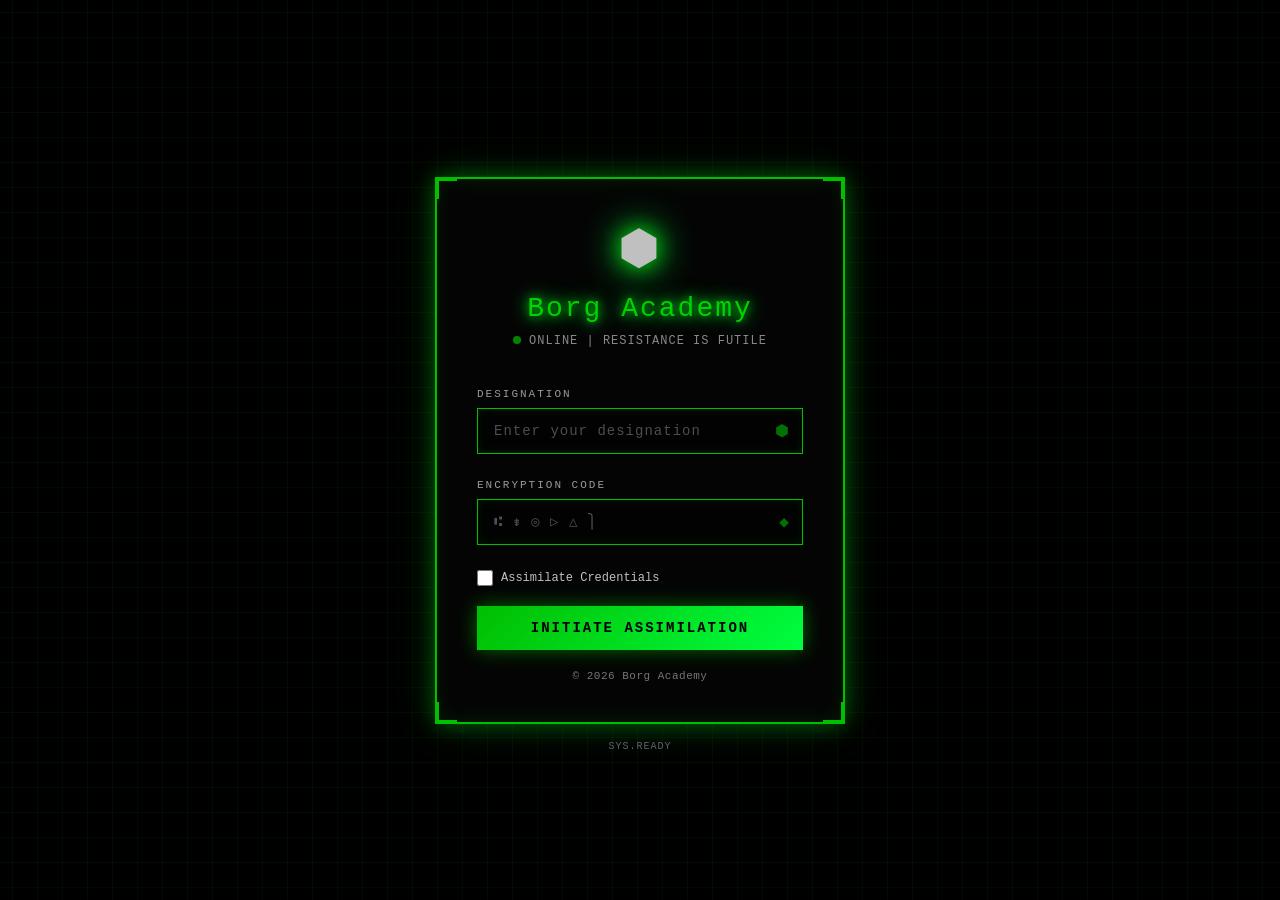
<file: login.html>
<!DOCTYPE html>
<html lang="en">
<head>
    <link rel="stylesheet" href="login.css">
    <script src="login.js" defer></script>

    <meta charset="UTF-8">
    <meta name="viewport" content="width=device-width, initial-scale=1.0">

    <title>Borg Academy - Login</title>

    <!-- Open Graph / Facebook -->
    <meta property="og:type" content="website">
    <meta property="og:title" content="[BORG] Academy">
    <meta property="og:description" content="[BORG] Academy">
    <meta property="og:image" content="https://borg.support/images/og_image.jpg">
    <meta property="og:image:width" content="400">
    <meta property="og:image:height" content="308">
    <meta property="og:image:alt" content="[BORG] Academy">
    <meta property="og:url" content="https://borg.support">

    <!-- Twitter/Discord -->
    <meta name="twitter:card" content="summary">
    <meta name="twitter:title" content="[BORG] Academy">
    <meta name="twitter:description" content="[BORG] Academy">
    <meta name="twitter:image" content="https://borg.support/images/og_image.jpg">

    <!-- Apple Touch (iOS Home Screen) -->
    <link rel="apple-touch-icon" href="https://borg.support/images/apple-touch-icon.png">
    <meta name="apple-mobile-web-app-title" content="[BORG] Academy">

    <!-- Favicon (single .ico file) -->
    <link rel="icon" href="https://borg.support/images/favicon.ico">
    <link rel="shortcut icon" href="https://borg.support/images/favicon.ico">
    <link rel="apple-touch-icon-precomposed" href="https://borg.support/images/apple-touch-icon.png">
</head>

<body>
    <div class="grid-background"></div>

    <div class="scan-lines"></div>

    <div class="container">
        <div class="login-panel">
            <div class="corner-accent top-left"></div>
            <div class="corner-accent top-right"></div>
            <div class="corner-accent bottom-left"></div>
            <div class="corner-accent bottom-right"></div>

            <div class="header">
                <div class="borg-logo">⬢</div>
                <h1>Borg Academy</h1>
                <p><span class="status-indicator"></span>ONLINE | RESISTANCE IS FUTILE</p>
            </div>

            <form id="loginForm">
                <div class="form-group">
                    <label class="form-label">Designation</label>
                    <div class="input-wrapper">
                        <input 
                            type="text" 
                            class="form-input" 
                            id="designation"
                            placeholder="Enter your designation" 
                            required
                        >
                        <span class="input-icon">⬢</span>
                    </div>
                    <div class="error-message" id="designationError"></div>
                </div>

                <div class="form-group">
                    <label class="form-label">Encryption Code</label>
                    <div class="input-wrapper">
                        <input 
                            type="password" 
                            class="form-input" 
                            id="password"
                            placeholder="⑆ ⇟ ◎ ▷ △ ⎫" 
                            required
                        >
                        <span class="input-icon">◆</span>
                    </div>
                    <div class="error-message" id="passwordError"></div>
                </div>

                <label class="remember-me">
                    <input type="checkbox" class="checkbox" id="rememberMe">
                    <span>Assimilate Credentials</span>
                </label>

                <button type="submit" class="login-btn">INITIATE ASSIMILATION</button>
            </form>

            <div class="footer-text">
                &copy; <script>document.write(new Date().getFullYear());</script> Borg Academy
                <!-- <a href="#" onclick="event.preventDefault()">Neural Link</a> | 
                <a href="#" onclick="event.preventDefault()">Drone Registry</a> -->
            </div>

            <div class="status-bar" id="statusBar">SYS.READY</div>
        </div>
    </div>
</body>
</html>
</file>
<file: style.css>
html {
    scroll-behavior: auto !important;
}

:root {
    --primary-bg: #000000;
    --secondary-bg: #000000;
    --accent-gold: #d4af37;
    --accent-teal: #00d4ff;
    --text-light: #e0e0e0;
    --text-dim: #a0a0a0;
    --border-color: #000000;
}

* {
    margin: 0;
    padding: 0;
    box-sizing: border-box;
}

html,
body {
    width: 100%;
    height: 100%;
    font-family: 'Segoe UI', Tahoma, Geneva, Verdana, sans-serif;
    background: linear-gradient(135deg, var(--primary-bg) 0%, #000000 100%);
    color: var(--text-light);
    overflow-x: hidden;
}

body {
    padding: 40px 20px;
}

.container {
    max-width: 1500px;
    min-height: 1100px;
    margin: 0 auto;
    background: var(--secondary-bg);
    border: 2px solid var(--accent-gold);
    border-radius: 12px;
    box-shadow: 0 0 30px green, inset 0 0 20px green;
    overflow: hidden;
    display: flex;
    flex-direction: column;
}

.header {
    /* background-image: url('images/xmaslights.png');
  background-repeat: repeat-x;
  background-position: top center;
  background-size: auto 80px; */
    padding: 50px 45px 30px 45px;
    border-bottom: 2px solid var(--accent-gold);
    display: flex;
    justify-content: space-between;
    align-items: flex-start;
    gap: 20px;
}

.header-center {
    flex: 1;
    display: flex;
    flex-direction: column;
    align-items: center;
    text-align: center;
    min-width: 0;
}

.header h1 {
    font-size: 2.5em;
    font-weight: 300;
    letter-spacing: 3px;
    color: var(--accent-gold);
    text-shadow: 0 0 10px rgba(212, 175, 55, 0.5);
    margin: 0 0 10px 0;
}

.header p {
    color: var(--accent-teal);
    font-size: 0.95em;
    letter-spacing: 2px;
}

.heading-number {
    color: var(--accent-gold);
}

.heading-text {
    color: green;
}

.heading-link {
    margin-right: 8px;
    opacity: 0.4;
    transition: opacity 0.2s ease;
    cursor: pointer;
}

.heading-link:hover {
    opacity: 1 !important;
}

.marquee {
    position: relative;
    overflow: hidden;
    white-space: nowrap;
    width: 100vw;
    margin-left: calc(50% - 50vw);
    color: var(--accent-gold);
    font-size: 1.9rem;
    margin-top: 25px;
}

.marquee span {
    display: inline-block;
    padding-left: 100%;
    animation: borg-marquee 13s linear infinite;
}

.badge-sep {
    vertical-align: middle;
    margin: 0 2px;
    width: 28px;
    height: 28px;
    object-fit: contain;
    image-rendering: crisp-edges;
    display: inline-block;
}

@keyframes borg-marquee {
    0% {
        transform: translateX(0);
    }

    100% {
        transform: translateX(-100%);
    }
}

.tabs-container {
    background: rgba(0, 0, 0, 0.3);
    border-bottom: 1px solid var(--border-color);
    display: grid !important;
    grid-template-columns: repeat(6, max-content);
    grid-template-rows: repeat(2, auto);
    gap: 10px;
    justify-content: center;
    width: fit-content;
    margin: 0 auto;
    padding-top: 12px;
}

.tabs-container::after {
    content: '';
    flex: 0 0 calc((100% - 60px) / 6);
}

.tab-button {
    padding: 12px 30px;
    border: 2px solid var(--accent-gold);
    background: transparent;
    color: var(--text-light);
    cursor: pointer;
    flex: 0 0 auto;
    flex-basis: max-content;
    white-space: nowrap;
    box-sizing: border-box;
    font-size: 1em;
    letter-spacing: 1px;
    transition: all 0.3s ease;
    border-radius: 19px;
    font-weight: 500;
    text-decoration: none;
    text-align: center;
}

.tab-button.roster {
    border-color: var(--accent-teal);
}

.tab-button:hover {
    background: rgb(71, 166, 185);
    box-shadow: 0 0 15px var(--accent-gold);
}

.tab-button.active {
    background: green;
    color: var(--accent-gold);
    box-shadow: 0 0 20px var(--accent-gold);
}

.content {
    padding: 40px;
    min-height: 500px;
    display: flex;
    flex-direction: column;
    gap: 30px;
    flex: 1;
}

.tab-content {
    display: none;
    animation: fadeIn 0.4s ease-in;
}

.tab-content.active {
    display: flex;
    flex-direction: column;
    gap: 30px;
}

@keyframes fadeIn {
    from {
        opacity: 0;
        transform: translateY(10px);
    }

    to {
        opacity: 1;
        transform: translateY(0);
    }
}

.content-section {
    border: 1px solid var(--accent-gold);
    padding: 20px;
    border-radius: 19px;
    margin-bottom: 20px;
    display: flex;
    gap: 30px;
    align-items: flex-start;
    flex-wrap: wrap;
}

.content-image {
    flex: 0 0 auto;
    height: auto;
    max-width: 35%;
    border: 2px black;
    border-radius: 19px;
    display: flex;
    align-items: center;
    justify-content: center;
    font-size: 0.9em;
    color: var(--primary-bg);
    text-align: center;
    padding: 0;
    font-weight: 500;
    overflow: hidden;
}

.battle-icons {
    display: flex;
    flex-direction: row;
    align-items: center;
}

.content-text {
    flex: 1;
    min-width: 250px;
}

.content-text h2 {
    font-size: 1.8em;
    color: var(--accent-gold);
    margin-bottom: 15px;
    letter-spacing: 1px;
    text-align: center;
}

.content-text p {
    line-height: 1.8;
    color: var(--text-light);
    font-size: 1.3em;
}

.content-text .rank-title {
    margin-bottom: 5px;
    font-size: 2em;
}

.content-text .rank-name {
    color: green;
    margin-bottom: 20px;
    font-size: 1.5em;
}

.highlight {
    color: var(--accent-teal);
    font-weight: 500;
}

.content-image img {
    width: auto;
    height: auto;
    max-width: 100%;
    max-height: 100%;
    object-fit: contain;
    border-radius: 8px;
}

#links a {
    color: var(--accent-gold);
    text-decoration: none;
}

#links a:visited {
    color: var(--accent-gold);
}

#links a:hover {
    color: var(--accent-teal);
    text-shadow: 0 0 15px rgb(242, 255, 0);
}

.lightbox {
    display: none;
    position: fixed;
    z-index: 1000;
    left: 0;
    top: 0;
    width: 100%;
    height: 100%;
    background-color: rgba(0, 0, 0, 0.9);
    animation: fadeIn 0.3s ease-in;
}

.lightbox.active {
    display: flex;
    align-items: center;
    justify-content: center;
}

.lightbox-content {
    max-width: 90%;
    max-height: 90vh;
    position: relative;
}

.lightbox-content img {
    max-width: 100%;
    max-height: 90vh;
    object-fit: contain;
}

.lightbox-close {
    position: absolute;
    top: 20px;
    right: 30px;
    color: var(--accent-teal);
    font-size: 40px;
    font-weight: bold;
    cursor: pointer;
    background: none;
    border: none;
    padding: 0;
}

.lightbox-close:hover {
    color: var(--accent-gold);
}

.page-footer {
    text-align: center;
    color: var(--accent-gold);
    margin-top: auto;
    padding-bottom: 10px;
    font-size: 0.9em;
}

.roe-title {
    color: var(--accent-gold);
    text-align: center;
    margin-bottom: 0px;
}

.roe-subtitle {
    color: var(--accent-gold);
    text-align: center;
    margin-top: 0;
}

.tips-grid {
    display: grid;
    grid-template-columns: repeat(5, 150px);
    gap: 15px;
    margin-bottom: 20px;
}

.tips-cell {
    border: 1px solid var(--accent-gold);
    padding: 20px;
    display: flex;
    flex-direction: column;
    gap: 10px;
    align-items: center;
    text-align: center;
}

.tips-icon {
    width: 60px;
    height: 60px;
    object-fit: contain;
}

.tips-text {
    color: var(--text-light);
    font-size: 0.9em;
    line-height: 1.6;
}

.tips-title {
    color: var(--accent-gold);
}

.tips-desc {
    color: var(--accent-teal);
    text-align: center;
}

.tips-modal {
    display: none;
    position: fixed;
    z-index: 1000;
    left: 0;
    top: 0;
    width: 100%;
    height: 100%;
    background-color: rgba(0, 0, 0, 0.9);
}

.tips-modal.active {
    display: flex;
    align-items: center;
    justify-content: center;
}

.tips-modal-content {
    background: var(--secondary-bg);
    border: 2px solid var(--accent-gold);
    border-radius: 12px;
    padding: 30px;
    max-width: 600px;
    width: 90%;
    max-height: 80vh;
    overflow-y: auto;
    position: relative;
}

.tips-modal-close {
    position: absolute;
    top: 15px;
    right: 20px;
    color: var(--accent-teal);
    font-size: 40px;
    font-weight: bold;
    cursor: pointer;
}

.tips-modal-close:hover {
    color: var(--accent-gold);
}

.tips-modal-boxes {
    display: grid;
    grid-template-columns: 1fr;
    gap: 15px;
}

.tips-modal-box {
    border: 1px solid var(--accent-gold);
    padding: 15px;
    border-radius: 8px;
    background: rgba(0, 0, 0, 0.3);
}

#probe-layer {
    position: fixed;
    inset: 0;
    pointer-events: none;
    z-index: 1;
}

.probe {
    position: absolute;
    width: 125px;
    height: auto;
}

.ship-stack {
    display: flex;
    flex-direction: column;
    align-items: center;
    gap: 8px;
    width: 100%;
    margin-left: 280px;
    margin-right: 20px;
}

.content-image .shipimgages {
    width: 10%;
    height: auto;
    max-width: 10%;
    max-height: none;
    object-fit: contain;
    margin-right: 265px;
}

.image-text-pair {
    display: flex;
    flex-direction: column;
    align-items: center;
    gap: 15px;
    flex: 1;
    min-width: 250px;
}

.image-text-pair h3 {
    color: var(--accent-gold);
    text-align: center;
    margin: 0;
    font-size: 1.4em;
    letter-spacing: 1px;
}

.image-text-pair-content {
    padding: 20px;
    display: flex;
    flex-direction: row;
    gap: 30px;
    align-items: flex-start;
    flex-wrap: wrap;
}

.content-image-native {
    flex: 0 0 auto;
    height: auto;
    display: flex;
    align-items: center;
    justify-content: center;
    border-radius: 8px;
    overflow: hidden;
}

.content-image-native img {
    width: auto;
    height: 250px;
    border-radius: 8px;
}

.image-text-pair h3:nth-of-type(2) {
    margin-top: 45px;
}

.terminology-grid {
    display: grid;
    grid-template-columns: repeat(auto-fit, minmax(100px, 1fr));
    gap: 16px;
    margin-top: 20px;
}

.term-tooltip {
    position: relative;
    padding: 8px 12px;
    background-color: var(--color-secondary);
    border: 1px solid var(--color-border);
    border-radius: var(--radius-base);
    cursor: help;
    font-weight: var(--font-weight-medium);
    color: var(--accent-gold);
    text-align: center;
    transition: all var(--duration-fast) var(--ease-standard);
}

.term-tooltip:hover {
    background-color: var(--color-secondary-hover);
    box-shadow: var(--shadow-md);
}

.tooltip-text {
    visibility: hidden;
    opacity: 0;
    position: absolute;
    z-index: 1000;
    bottom: 125%;
    left: 50%;
    transform: translateX(-50%);
    background-color: rgba(19, 52, 59, 0.95);
    color: var(--accent-gold);
    text-align: center;
    padding: 12px 16px;
    border-radius: var(--radius-base);
    white-space: normal;
    width: 250px;
    font-size: var(--font-size-sm);
    font-weight: normal;
    transition: opacity var(--duration-normal) var(--ease-standard);
    box-shadow: var(--shadow-lg);
    border: 2px solid var(--color-primary);
}

.term-tooltip:hover .tooltip-text {
    visibility: visible;
    opacity: 1;
}

.term-modal {
    display: none;
    position: fixed;
    z-index: 2000;
    left: 0;
    top: 0;
    width: 100%;
    height: 100%;
    background-color: rgba(0, 0, 0, 0.5);
}

.term-modal.active {
    display: flex;
    align-items: center;
    justify-content: center;
}

.modal-content {
    background-color: rgba(19, 52, 59, 0.95);
    padding: 24px;
    border-radius: var(--radius-lg);
    max-width: 400px;
    width: 90%;
    box-shadow: var(--shadow-lg);
    position: relative;
    border: 2px solid var(--color-primary);
}

.modal-close {
    position: absolute;
    top: 12px;
    right: 12px;
    background: none;
    border: none;
    font-size: 28px;
    cursor: pointer;
    color: var(--color-text);
}

.modal-content h3 {
    margin-top: 0;
    color: var(--accent-gold);
}

.modal-content p {
    color: var(--accent-gold);
    text-align: center;
}

.landscape-prompt {
    display: none;
    position: fixed;
    top: 0;
    left: 0;
    right: 0;
    background-color: rgba(19, 52, 59, 0.95);
    color: var(--color-btn-primary-text);
    padding: 16px;
    text-align: center;
    z-index: 9999;
    box-shadow: var(--shadow-lg);
    border-bottom: 3px solid var(--color-primary);
}

.landscape-prompt.active {
    display: block;
}

.landscape-prompt-content {
    position: relative;
}

.landscape-prompt p {
    margin: 0;
    font-weight: var(--font-weight-medium);
    color: var(--accent-gold);
}

.landscape-prompt-close {
    position: absolute;
    top: 50%;
    right: 16px;
    transform: translateY(-50%);
    background: none;
    border: none;
    color: var(--accent-gold);
    font-size: 24px;
    cursor: pointer;
    padding: 0;
}

.video-container {
    width: 100%;
    max-width: 640px;
    margin: 20px auto 0;
}

.video-container iframe {
    display: block;
    width: 100%;
    max-width: 100%;
    aspect-ratio: 16 / 9;
    height: auto;
    border-radius: 19px;
}

@media (orientation: landscape) {
    .landscape-prompt.active {
        display: none;
    }
}

@media (max-width: 768px) {

    .video-container {
        width: 100%;
        max-width: 100%;
        margin: 20px auto 0;
    }

    #icons .content-section {
        flex-direction: row;
        align-items: flex-start;
    }

    #icons .content-image {
        max-width: 25%;
        justify-content: flex-start;
    }

    #icons .content-text {
        flex: 1;
    }

    #icons .content-text h2 {
        text-align: center;
    }

    .header h1 {
        font-size: 1.8em;
        text-align: center;
    }

    .content {
        padding: 20px;
        min-height: auto;
    }

    .content-section {
        flex-direction: column-reverse;
    }

    .content-image {
        flex: 0 0 auto;
        width: 100%;
        height: auto;
    }

    .tabs-container {
        gap: 5px;
        grid-template-columns: repeat(3, max-content);
        grid-template-rows: repeat(4, auto);
        gap: 8px;
    }

    .tab-button {
        padding: 10px 20px;
        font-size: 0.9em;
    }

    .header {
        padding: 80px 20px 20px 20px;
        flex-direction: column;
        align-items: center;
        gap: 10px;
    }

    .header img {
        width: 110px;
        opacity: 0.5;
    }

    .marquee {
        width: 100%;
        margin-left: 0;
        margin-top: 10px;
        font-size: 1.2rem;
    }

    .marquee span {
        padding-left: 100%;
    }

    .container img {
        max-width: 50%;
        height: auto;
    }
}

@media (min-width: 769px) and (max-width: 1024px) {
    .header {
        display: flex;
        justify-content: center;
        align-items: flex-start;
    }

    .header h1 {
        flex: 0 1 auto;
        text-align: center;
        width: 100%;
    }
}

@media (hover: none) and (pointer: coarse) {
    .term-tooltip:hover {
        background-color: var(--color-secondary);
        box-shadow: none;
    }

    .term-tooltip:hover .tooltip-text {
        visibility: hidden;
        opacity: 0;
    }
}

@media (max-width: 768px) and (orientation: portrait) {
    .marquee .badge-sep {
        margin: 0;
        width: 30px;
        height: 30px;
    }
}

#pvpfinder .pvp-root {
    --borg-black: #000000;
    --borg-green: #d4af37;
    --borg-dark-green: green;
    --borg-medium-green: green;
    --borg-gray: #000000;
    --borg-grid: #003300;
    --text-green: green;
    --text-dim-green: green;
}

#pvpfinder .pvp-wrapper {
    font-family: 'Courier New', monospace;
    background: var(--borg-black);
    color: var(--text-green);
    padding: 20px;
    width: 100%;
    display: flex;
    justify-content: center;
}

#pvpfinder .lcars-container {
    background: var(--borg-black);
    border: 2px solid var(--borg-green);
    border-radius: 8px;
    padding: 25px;
    max-width: 400px;
    width: 100%;
    box-shadow: 0 0 20px rgba(0, 255, 65, 0.2), inset 0 0 15px rgba(0, 170, 34, 0.1);
    position: relative;
}

#pvpfinder .lcars-container::before {
    content: '';
    position: absolute;
    top: 0;
    left: 0;
    right: 0;
    bottom: 0;
    background: repeating-linear-gradient(
        0deg,
        rgba(0, 255, 65, 0.03) 0px,
        rgba(0, 255, 65, 0.03) 1px,
        transparent 1px,
        transparent 2px
    );
    pointer-events: none;
    border-radius: 8px;
}

#pvpfinder .pvp-header {
    text-align: center;
    margin-bottom: 30px;
    border-bottom: 2px solid var(--borg-green);
    padding-bottom: 15px;
}

#pvpfinder .pvp-header h2 {
    font-size: 18px;
    letter-spacing: 3px;
    color: var(--borg-green);
    text-shadow: 0 0 8px var(--borg-green);
    margin-bottom: 5px;
}

#pvpfinder .pvp-header p {
    font-size: 10px;
    color: var(--text-dim-green);
    letter-spacing: 2px;
}

#pvpfinder .display-panel {
    background: var(--borg-grid);
    border: 1px solid var(--borg-dark-green);
    border-radius: 6px;
    padding: 15px;
    margin-bottom: 20px;
    box-shadow: inset 0 0 8px rgba(0, 0, 0, 0.8);
}

#pvpfinder .display-label {
    font-size: 9px;
    color: var(--text-dim-green);
    letter-spacing: 2px;
    margin-bottom: 6px;
    text-transform: uppercase;
}

#pvpfinder .level-display {
    font-size: 32px;
    font-weight: bold;
    color: var(--borg-green);
    text-align: center;
    text-shadow: 0 0 8px var(--borg-green);
    margin-bottom: 15px;
    min-height: 45px;
    font-family: 'Courier New', monospace;
    letter-spacing: 4px;
}

#pvpfinder .results-grid {
    display: grid;
    grid-template-columns: 1fr 1fr;
    gap: 10px;
    margin-top: 10px;
}

#pvpfinder .result-card {
    background: var(--borg-black);
    border: 1px solid var(--text-dim-green);
    border-radius: 4px;
    padding: 8px;
    text-align: center;
    box-shadow: 0 0 6px rgba(0, 170, 34, 0.3);
}

#pvpfinder .result-label {
    font-size: 8px;
    color: var(--text-dim-green);
    letter-spacing: 1px;
    margin-bottom: 4px;
    text-transform: uppercase;
}

#pvpfinder .result-value {
    font-size: 22px;
    color: var(--borg-green);
    font-weight: bold;
    text-shadow: 0 0 6px var(--borg-green);
    font-family: 'Courier New', monospace;
    letter-spacing: 2px;
}

#pvpfinder .keypad {
    display: grid;
    grid-template-columns: repeat(5, 1fr);
    gap: 6px;
    margin-bottom: 15px;
}

#pvpfinder .key {
    aspect-ratio: 1;
    border: 1px solid var(--borg-green);
    background: var(--borg-gray);
    color: var(--borg-green);
    font-size: 14px;
    font-weight: bold;
    cursor: pointer;
    border-radius: 4px;
    transition: all 0.1s ease;
    box-shadow: 0 0 6px rgba(0, 255, 65, 0.1);
    font-family: 'Courier New', monospace;
    letter-spacing: 1px;
    display: flex;
    align-items: center;
    justify-content: center;
    text-transform: uppercase;
    min-height: 32px;
}

#pvpfinder .key:hover {
    background: var(--borg-dark-green);
    color: var(--borg-green);
    box-shadow: 0 0 12px rgba(0, 255, 65, 0.4);
    transform: scale(1.05);
}

#pvpfinder .key:active {
    transform: scale(0.98);
    box-shadow: 0 0 15px rgba(0, 255, 65, 0.6);
}

#pvpfinder .key.disabled {
    opacity: 0.3;
    cursor: not-allowed;
    background: var(--borg-gray);
    border-color: var(--borg-gray);
}

#pvpfinder .key.disabled:hover {
    background: var(--borg-gray);
    color: var(--text-dim-green);
    box-shadow: 0 0 6px rgba(0, 255, 65, 0.05);
    transform: scale(1);
}

#pvpfinder .control-buttons {
    display: grid;
    grid-template-columns: 1fr 1fr;
    gap: 6px;
}

#pvpfinder .btn-control {
    padding: 8px;
    border: 1px solid var(--borg-green);
    background: var(--borg-gray);
    color: var(--borg-green);
    font-size: 10px;
    font-weight: bold;
    cursor: pointer;
    border-radius: 4px;
    transition: all 0.2s ease;
    text-transform: uppercase;
    letter-spacing: 1px;
    box-shadow: 0 0 6px rgba(0, 255, 65, 0.1);
    font-family: 'Courier New', monospace;
}

#pvpfinder .btn-control:hover {
    background: var(--borg-dark-green);
    color: var(--borg-green);
    box-shadow: 0 0 12px rgba(0, 255, 65, 0.4);
}

#pvpfinder .btn-control:active {
    transform: scale(0.98);
}

#pvpfinder .status-bar {
    font-size: 8px;
    color: var(--text-dim-green);
    text-align: center;
    margin-top: 15px;
    padding-top: 10px;
    border-top: 1px solid var(--borg-dark-green);
    letter-spacing: 1px;
}

#pvpfinder .status-indicator {
    display: inline-block;
    width: 6px;
    height: 6px;
    background: var(--borg-green);
    border-radius: 50%;
    margin-right: 8px;
    animation: pvp-pulse 1.5s infinite;
}

@keyframes pvp-pulse {
    0%, 100% { opacity: 1; }
    50% { opacity: 0.5; }
}

#pvpfinder .range-indicator {
    margin-top: 8px;
    padding: 8px;
    background: var(--borg-black);
    border-left: 2px solid var(--borg-green);
    font-size: 9px;
    color: var(--text-green);
    border-radius: 3px;
}

#pvpfinder .range-text {
    letter-spacing: 1px;
}

@media (max-width: 480px) {
    #pvpfinder .lcars-container {
        padding: 15px;
    }

    #pvpfinder .pvp-header h2 {
        font-size: 14px;
    }

    #pvpfinder .level-display {
        font-size: 24px;
    }

    #pvpfinder .result-value {
        font-size: 16px;
    }

    #pvpfinder .key {
        font-size: 12px;
        min-height: 28px;
    }
}

.mapcontainer {
    --bs-gutter-x: 1.5rem;
    --bs-gutter-y: 0;
    width: 100%;
    padding-right: calc(var(--bs-gutter-x) * .5);
    padding-left: calc(var(--bs-gutter-x) * .5);
    margin-right: auto;
    margin-left: auto
}

@media (min-width:1200px) {
    .mapcontainer,
    .mapcontainer-lg,
    .mapcontainer-md,
    .mapcontainer-sm,
    .mapcontainer-xl {
        max-width: 1140px
    }
}

svg {
    background-color: transparent;
}

line,
circle,
path {
    pointer-events: none;
}

.svgSystem {
    stroke: black;
    stroke-width: 3;
    fill: rgb(187, 179, 179);
    fill-opacity: 0.7;
    stroke-linejoin: round;
    stroke-dasharray: 0;
}

.svgSystemConnection {
    stroke: rgb(0, 0, 0);
    stroke-width: 2;
}

.svgSystemCircle {
    fill: rgb(0, 0, 0);
}

.svgIsoIcon {
    fill: rgb(0, 0, 0);
    fill-opacity: 0.4;
}

@keyframes pulse-glow {
    0%, 100% {
        stroke-opacity: 1;
    }
    50% {
        stroke-opacity: 0.3;
    }
}

.svgSystem.glow-system {
    stroke: #00ff00;
    stroke-width: 3;
    filter: url(#green-glow);
    animation: pulse-glow 1.5s ease-in-out infinite;
}
</file>
<file: rosterstyle.css>
#roster {
  background: #000;
  font-family: 'Orbitron', sans-serif;
  color: #ffffffb9;
  margin: 0;
  padding: 0;
}

#roster .lcars-container {
  margin: 20px auto;
  width: 90%;
  max-width: 1200px;
  background: #111;
  border-radius: 20px;
  box-shadow: 0 0 20px #ffcc00;
  overflow: hidden;
}

#roster .lcars-header {
  background: #ff9900c6;
  color: #000;
  padding: 15px;
  font-size: 2em;
  font-weight: bold;
  border-radius: 20px 20px 0 0;
  text-align: center;
}

#roster #roster-container {
  padding: 10px;
}

#roster table#roster {
  width: 100%;
  border-collapse: collapse;
}

#roster table#roster th, table#roster td {
  padding: 10px;
  text-align: left;
}

#roster table#roster tbody tr:nth-child(odd) {
  background: #222;
}

#roster table#roster tbody tr:nth-child(even) {
  background: #333;
}

#roster .stat-bar {
  display: inline-block;
  height: 10px;
  border-radius: 5px;
}

#roster .stat-power { background: #ffcc00; }
#roster .stat-helps { background: #00ccff; }

#roster .lcars-container {
  position: relative;
}

#roster .lcars-container::before {
  content: '';
  position: absolute;
  top: 0; left: 0;
  width: 30px; height: 30px;
  z-index: 1;
}

#roster .lcars-header {
  position: relative;
}

#roster table#roster tbody tr:nth-child(odd) {
  background: linear-gradient(90deg, #1a1a2e 0%, #16213e 100%);
}

#roster table#roster tbody tr:nth-child(even) {
  background: linear-gradient(90deg, #0f3460 0%, #1a1a2e 100%);
}

#roster th[data-column="bracket"],
#roster th[data-column="score"], 
#roster th[data-column="tasks"],
#roster th[data-column="activeTask"],
#roster th[data-column="position"] {
  border-left: 3px solid #ff9900 !important;
  box-shadow: 
    0 0 8px #ff9900,
    inset 0 0 8px rgba(255, 153, 0, 0.3) !important;
  background: transparent !important;
  color: #fff !important;
  font-weight: bold;
}

#roster td[data-column="bracket"],
#roster td[data-column="score"], 
#roster td[data-column="tasks"],
#roster td[data-column="activeTask"],
#roster td[data-column="position"] {
  border-left: 2px solid #ff6600 !important;
  box-shadow: inset 0 0 6px rgba(255, 153, 0, 0.4) !important;
  background: rgba(255, 153, 0, 0.05) !important;
  color: #fff !important;
}

#roster .column-toggles label {
  background: linear-gradient(145deg, #ff9900c7, #ffcc00d3);
  padding: 6px 12px;
  border-radius: 20px;
  border: 2px solid #000;
  box-shadow: 
    0 4px 8px rgba(0,0,0,0.5),
    inset 0 1px 0 rgba(255,255,255,0.3);
  transition: all 0.2s ease;
  text-transform: uppercase;
  font-size: 0.8em;
  letter-spacing: 1px;
}

#roster .column-toggles label:hover {
  box-shadow: 0 0 15px #ffcc00;
  transform: translateY(-1px);
}

#roster .lcars-container::after {
  content: '';
  position: absolute;
  top: 0; left: 0;
  right: 0; bottom: 0;
  background: repeating-linear-gradient(
    0deg,
    transparent,
    transparent 2px,
    rgba(255,204,0,0.03) 2px,
    rgba(255,204,0,0.03) 4px
  );
  pointer-events: none;
  z-index: 10;
}

#roster .tournament-score-bar {
  display: inline-block;
  height: 8px;
  border-radius: 4px;
  background: linear-gradient(90deg, #00ff88, #ffcc00, #ff6600);
  box-shadow: 0 0 8px currentColor;
  margin-right: 8px;
  vertical-align: middle;
}

#roster .table-scroll {
  overflow-x: auto;
  overflow-y: visible;
  width: 100%;
}

#roster .table-scroll table#roster {
  min-width: 900px;
}

#roster .leaver-row {
  background: rgba(255, 68, 68, 0.3) !important;
  border-left: 5px solid #ff4444 !important;
}
</file>
<file: login.css>
* {
    margin: 0;
    padding: 0;
    box-sizing: border-box;
}

:root {
    --borg-black: #000000;
    --borg-dark: #0a0a0a;
    --borg-steel: #c0c0c0;
    --borg-teal: #00ff00bd;
    --borg-cyan: #00ff41;
    --borg-neon-purple: #1a3a1a;
    --borg-red: #ff0040;
    --borg-accent-1: #00cc33;
    --borg-accent-2: #008800;
    --borg-accent-3: #003300;
    --glow-intensity: 0.8;
}

body {
    font-family: 'Courier New', monospace;
    background: #000000;
    min-height: 100vh;
    display: flex;
    justify-content: center;
    align-items: center;
    overflow: hidden;
    color: var(--borg-steel);
}

/* Animated background grid */
.grid-background {
    position: fixed;
    top: 0;
    left: 0;
    width: 100%;
    height: 100%;
    background-image: 
        linear-gradient(0deg, transparent 24%, rgba(0, 255, 0, 0.05) 25%, rgba(0, 255, 0, 0.05) 26%, transparent 27%, transparent 74%, rgba(0, 255, 0, 0.05) 75%, rgba(0, 255, 0, 0.05) 76%, transparent 77%, transparent),
        linear-gradient(90deg, transparent 24%, rgba(0, 255, 0, 0.05) 25%, rgba(0, 255, 0, 0.05) 26%, transparent 27%, transparent 74%, rgba(0, 255, 0, 0.05) 75%, rgba(0, 255, 0, 0.05) 76%, transparent 77%, transparent);
    background-size: 50px 50px;
    pointer-events: none;
    z-index: 1;
    animation: gridScroll 20s linear infinite;
}

@keyframes gridScroll {
    0% {
        background-position: 0 0;
    }
    100% {
        background-position: 50px 50px;
    }
}

/* Borg scan lines effect */
.scan-lines {
    position: fixed;
    top: 0;
    left: 0;
    width: 100%;
    height: 100%;
    background: repeating-linear-gradient(
        0deg,
        rgba(0, 0, 0, 0.15),
        rgba(0, 0, 0, 0.15) 1px,
        transparent 1px,
        transparent 2px
    );
    pointer-events: none;
    z-index: 2;
    animation: scanMove 8s linear infinite;
}

@keyframes scanMove {
    0% {
        transform: translateY(-100%);
        box-shadow: inset 0 0 30px rgba(0, 255, 0, 0.3);
    }
    50% {
        box-shadow: inset 0 0 30px rgba(0, 255, 0, 0.1);
    }
    100% {
        transform: translateY(100%);
        box-shadow: inset 0 0 30px rgba(0, 255, 0, 0.3);
    }
}

.container {
    position: relative;
    z-index: 10;
    width: 100%;
    max-width: 450px;
    padding: 20px;
}

/* Main login panel */
.login-panel {
    background: rgba(5, 5, 5, 0.9);
    border: 2px solid var(--borg-teal);
    border-radius: 0;
    padding: 40px;
    position: relative;
    box-shadow: 
        0 0 20px rgba(0, 255, 0, 0.3),
        inset 0 0 20px rgba(0, 255, 0, 0.1),
        0 0 40px rgba(0, 204, 51, 0.2);
    backdrop-filter: blur(10px);
}

/* Corner accent elements */
.corner-accent {
    position: absolute;
    width: 20px;
    height: 20px;
    border: 2px solid var(--borg-teal);
}

.corner-accent.top-left {
    top: 0;
    left: 0;
    border-right: none;
    border-bottom: none;
}

.corner-accent.top-right {
    top: 0;
    right: 0;
    border-left: none;
    border-bottom: none;
}

.corner-accent.bottom-left {
    bottom: 0;
    left: 0;
    border-right: none;
    border-top: none;
}

.corner-accent.bottom-right {
    bottom: 0;
    right: 0;
    border-left: none;
    border-top: none;
}

.header {
    text-align: center;
    margin-bottom: 40px;
    position: relative;
}

.borg-logo {
    font-size: 48px;
    margin-bottom: 15px;
    text-shadow: 0 0 20px var(--borg-teal), 0 0 40px var(--borg-cyan);
    letter-spacing: 3px;
}

.header h1 {
    font-size: 28px;
    color: var(--borg-teal);
    text-shadow: 0 0 10px var(--borg-teal), 0 0 20px var(--borg-cyan);
    letter-spacing: 2px;
    margin-bottom: 10px;
    font-weight: normal;
}

.header p {
    font-size: 12px;
    color: var(--borg-steel);
    letter-spacing: 1px;
    opacity: 0.7;
}

.status-indicator {
    display: inline-block;
    width: 8px;
    height: 8px;
    background: var(--borg-teal);
    border-radius: 50%;
    margin-right: 8px;
    animation: pulse 2s infinite;
}

@keyframes pulse {
    0%, 100% {
        background: var(--borg-teal);
        box-shadow: 0 0 10px var(--borg-teal);
    }
    50% {
        background: var(--borg-cyan);
        box-shadow: 0 0 20px var(--borg-cyan);
    }
}

.form-group {
    margin-bottom: 25px;
    position: relative;
}

.form-label {
    display: block;
    font-size: 11px;
    color: var(--borg-steel);
    margin-bottom: 8px;
    letter-spacing: 2px;
    text-transform: uppercase;
    opacity: 0.8;
}

.input-wrapper {
    position: relative;
}

.form-input {
    width: 100%;
    padding: 14px 16px;
    background: rgba(0, 0, 0, 0.4);
    border: 1px solid var(--borg-teal);
    color: var(--borg-cyan);
    font-family: 'Courier New', monospace;
    font-size: 14px;
    letter-spacing: 1px;
    transition: all 0.3s ease;
    box-shadow: inset 0 0 10px rgba(0, 255, 0, 0.1);
}

.form-input::placeholder {
    color: rgba(192, 192, 192, 0.4);
}

.form-input:focus {
    outline: none;
    background: rgba(0, 255, 0, 0.05);
    border-color: var(--borg-cyan);
    box-shadow: 
        inset 0 0 10px rgba(0, 255, 0, 0.2),
        0 0 15px rgba(0, 255, 0, 0.4);
}

.input-icon {
    position: absolute;
    right: 14px;
    top: 50%;
    transform: translateY(-50%);
    color: var(--borg-teal);
    font-size: 16px;
    opacity: 0.6;
    transition: all 0.3s ease;
}

.form-input:focus ~ .input-icon {
    color: var(--borg-cyan);
    opacity: 1;
}

.form-input:valid ~ .input-icon::before {
    content: '✓';
}

.remember-me {
    display: flex;
    align-items: center;
    font-size: 12px;
    color: var(--borg-steel);
    margin: 20px 0;
    cursor: pointer;
}

.checkbox {
    width: 16px;
    height: 16px;
    margin-right: 8px;
    cursor: pointer;
    accent-color: var(--borg-teal);
    border: 1px solid var(--borg-teal);
}

.remember-me:hover {
    color: var(--borg-cyan);
}

.login-btn {
    width: 100%;
    padding: 14px;
    background: linear-gradient(135deg, var(--borg-teal) 0%, var(--borg-cyan) 100%);
    color: var(--borg-black);
    border: none;
    font-size: 14px;
    font-weight: bold;
    letter-spacing: 2px;
    text-transform: uppercase;
    cursor: pointer;
    transition: all 0.3s ease;
    position: relative;
    overflow: hidden;
    font-family: 'Courier New', monospace;
    box-shadow: 0 0 20px rgba(0, 255, 0, 0.4);
}

.login-btn::before {
    content: '';
    position: absolute;
    top: 0;
    left: -100%;
    width: 100%;
    height: 100%;
    background: linear-gradient(90deg, transparent, rgba(255, 255, 255, 0.3), transparent);
    transition: left 0.5s ease;
}

.login-btn:hover {
    box-shadow: 
        0 0 30px rgba(0, 255, 0, 0.6),
        0 0 50px rgba(0, 255, 0, 0.3);
    transform: translateY(-2px);
}

.login-btn:hover::before {
    left: 100%;
}

.login-btn:active {
    transform: translateY(0);
    box-shadow: 
        0 0 20px rgba(0, 255, 0, 0.4),
        inset 0 0 15px rgba(0, 0, 0, 0.3);
}

.footer-text {
    text-align: center;
    font-size: 11px;
    color: var(--borg-steel);
    margin-top: 20px;
    opacity: 0.6;
    letter-spacing: 0.5px;
}

.footer-text a {
    color: var(--borg-teal);
    text-decoration: none;
    transition: all 0.3s ease;
    text-shadow: 0 0 10px rgba(0, 255, 0, 0.3);
}

.footer-text a:hover {
    color: var(--borg-cyan);
    text-shadow: 0 0 15px rgba(0, 255, 65, 0.6);
}

.status-bar {
    position: absolute;
    bottom: -30px;
    left: 0;
    right: 0;
    font-size: 10px;
    color: var(--borg-steel);
    text-align: center;
    opacity: 0.5;
    letter-spacing: 1px;
}

/* Success state */
.form-input.success {
    border-color: #00ff00;
    box-shadow: 
        inset 0 0 10px rgba(0, 255, 0, 0.1),
        0 0 15px rgba(0, 255, 0, 0.3);
}

/* Error state */
.form-input.error {
    border-color: var(--borg-red);
    box-shadow: 
        inset 0 0 10px rgba(255, 0, 64, 0.1),
        0 0 15px rgba(255, 0, 64, 0.3);
}

.error-message {
    font-size: 11px;
    color: var(--borg-red);
    margin-top: 6px;
    text-shadow: 0 0 5px rgba(255, 0, 64, 0.5);
    display: none;
}

.error-message.show {
    display: block;
}

/* Responsive */
@media (max-width: 600px) {
    .login-panel {
        padding: 30px;
    }

    .header h1 {
        font-size: 22px;
    }

    .borg-logo {
        font-size: 36px;
    }
}
</file>
